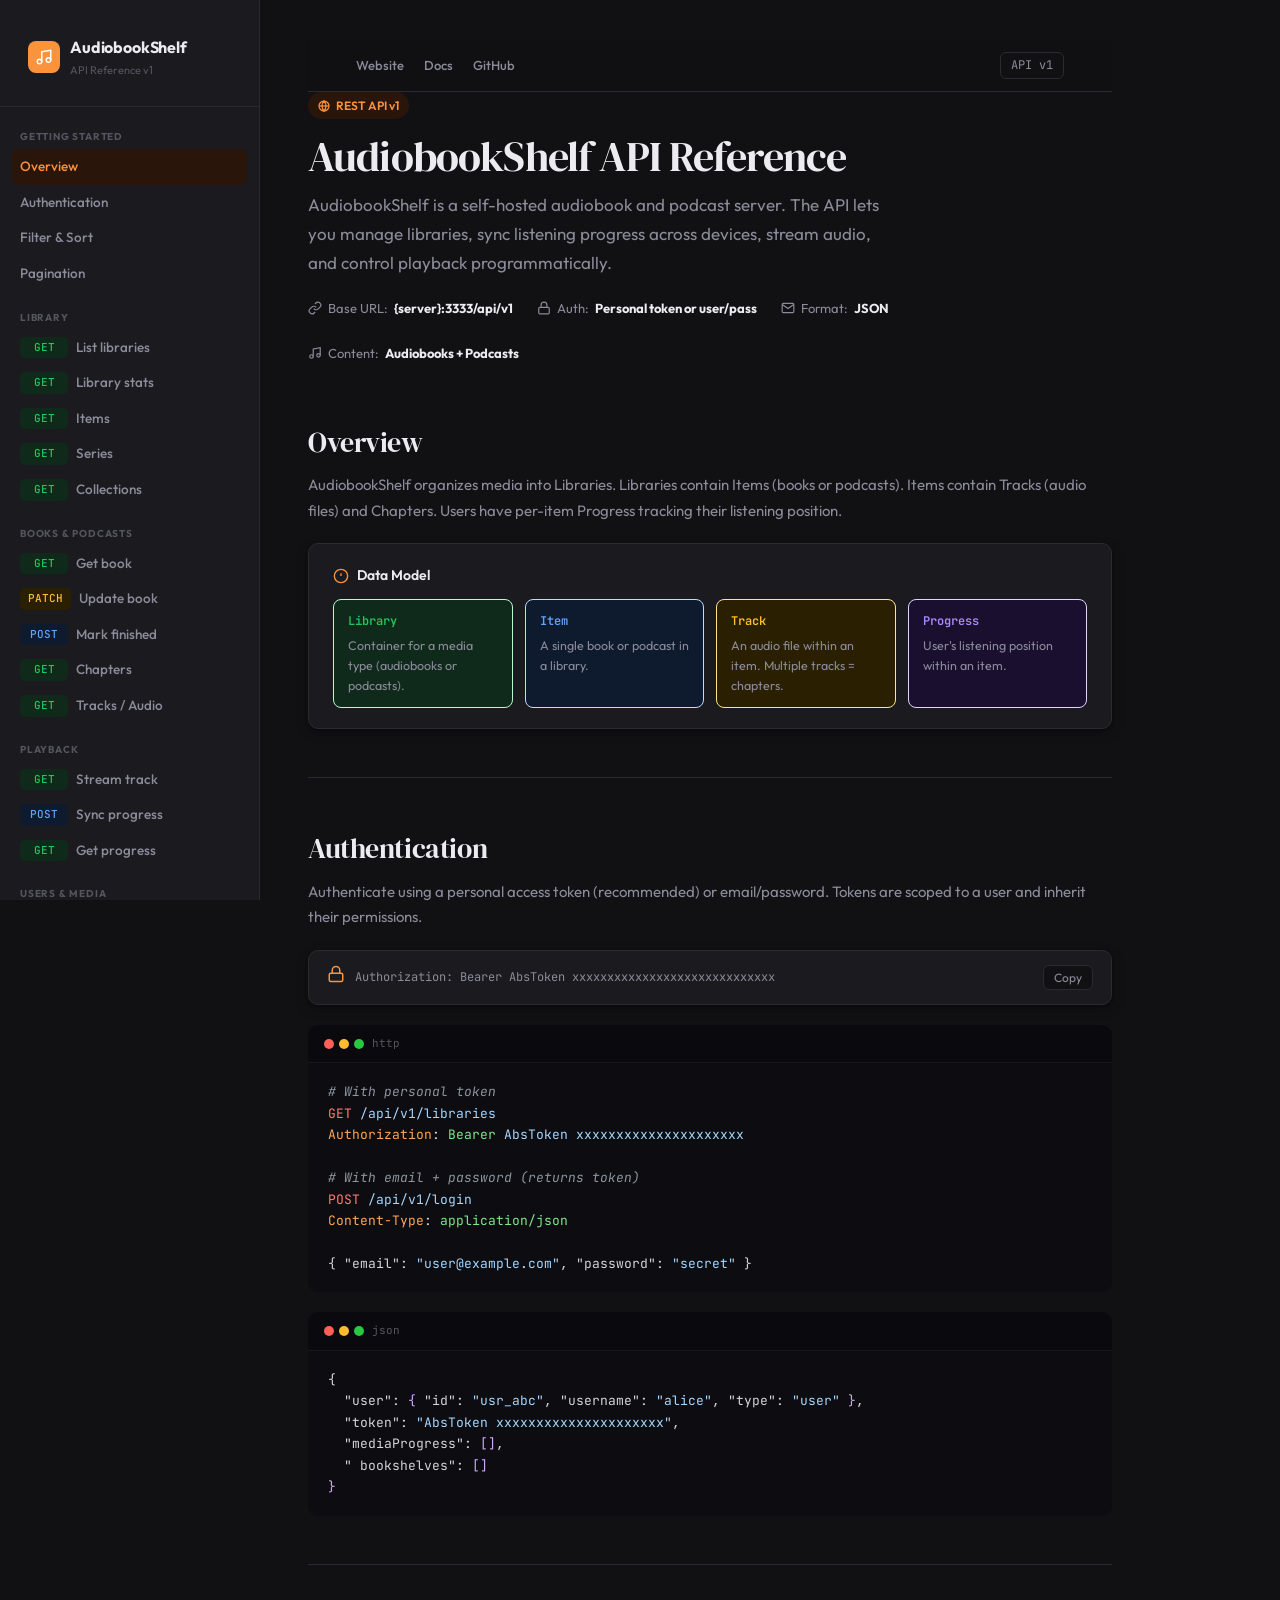
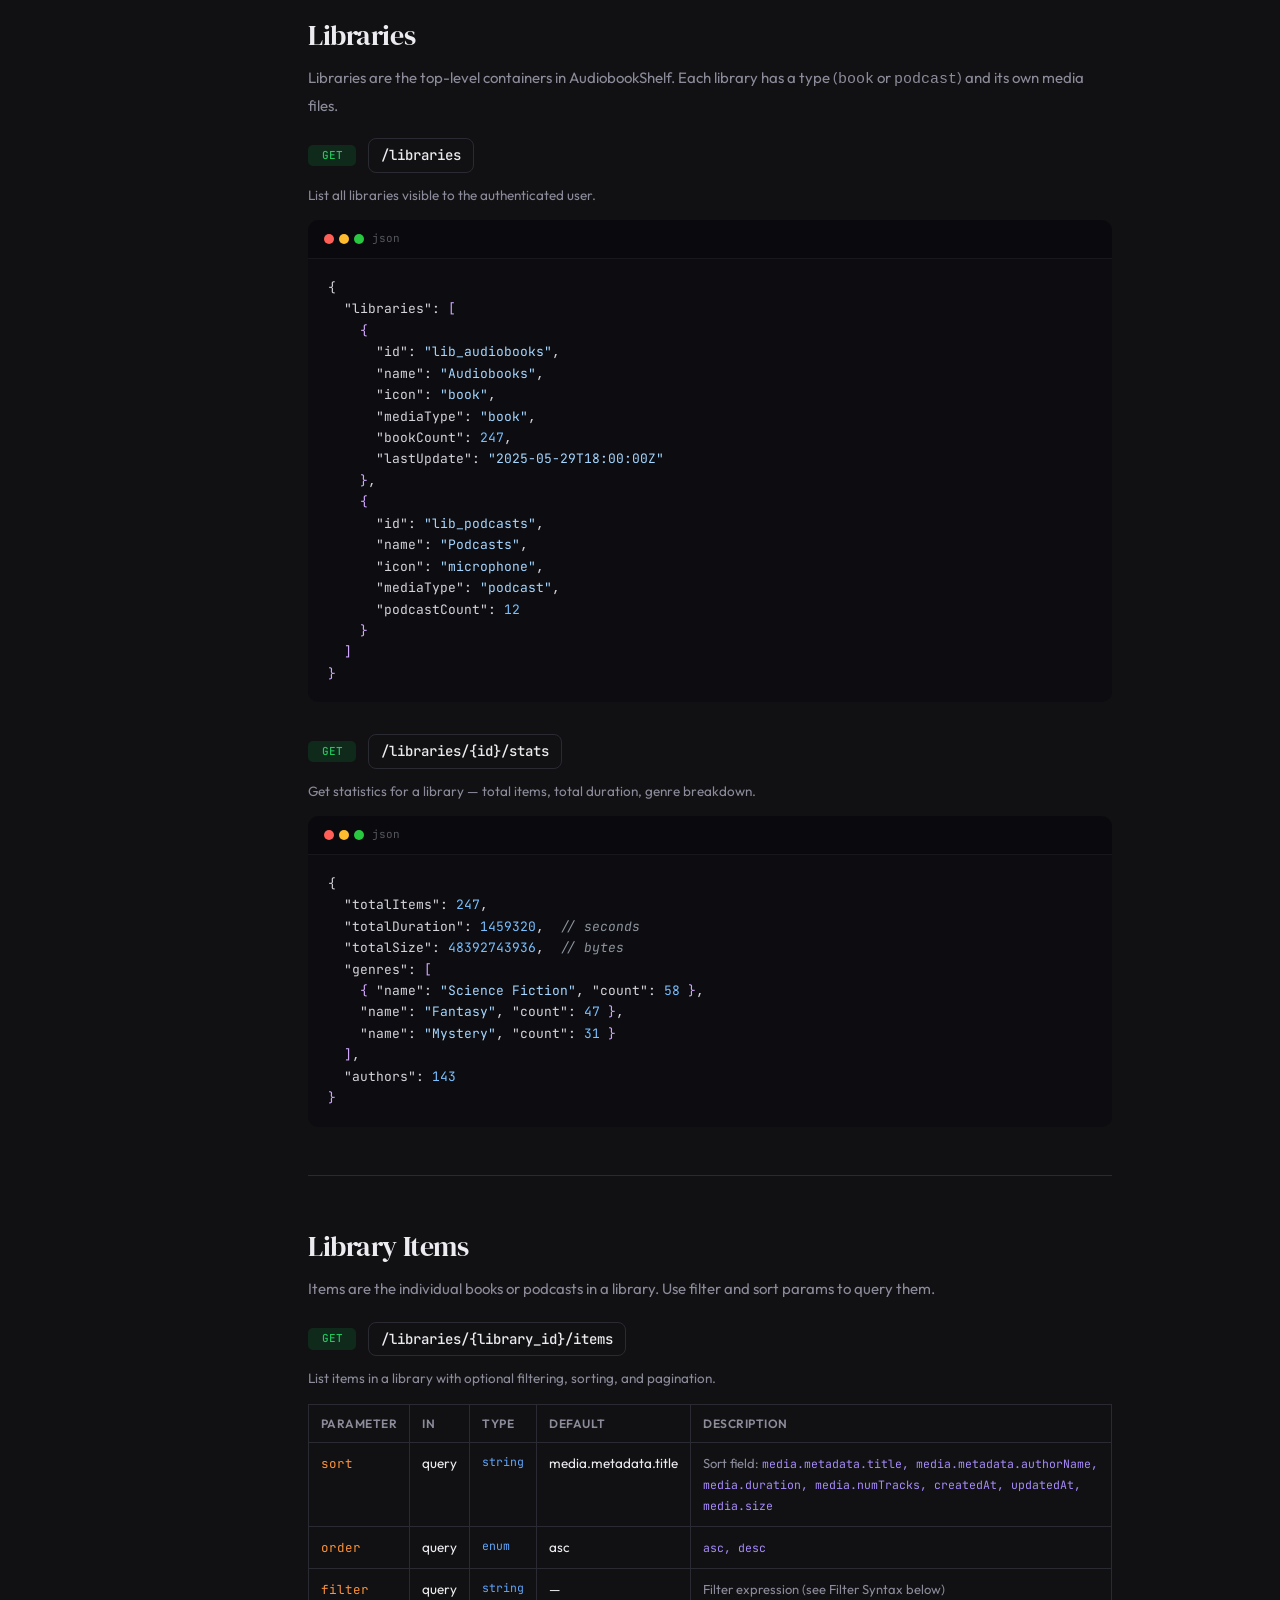
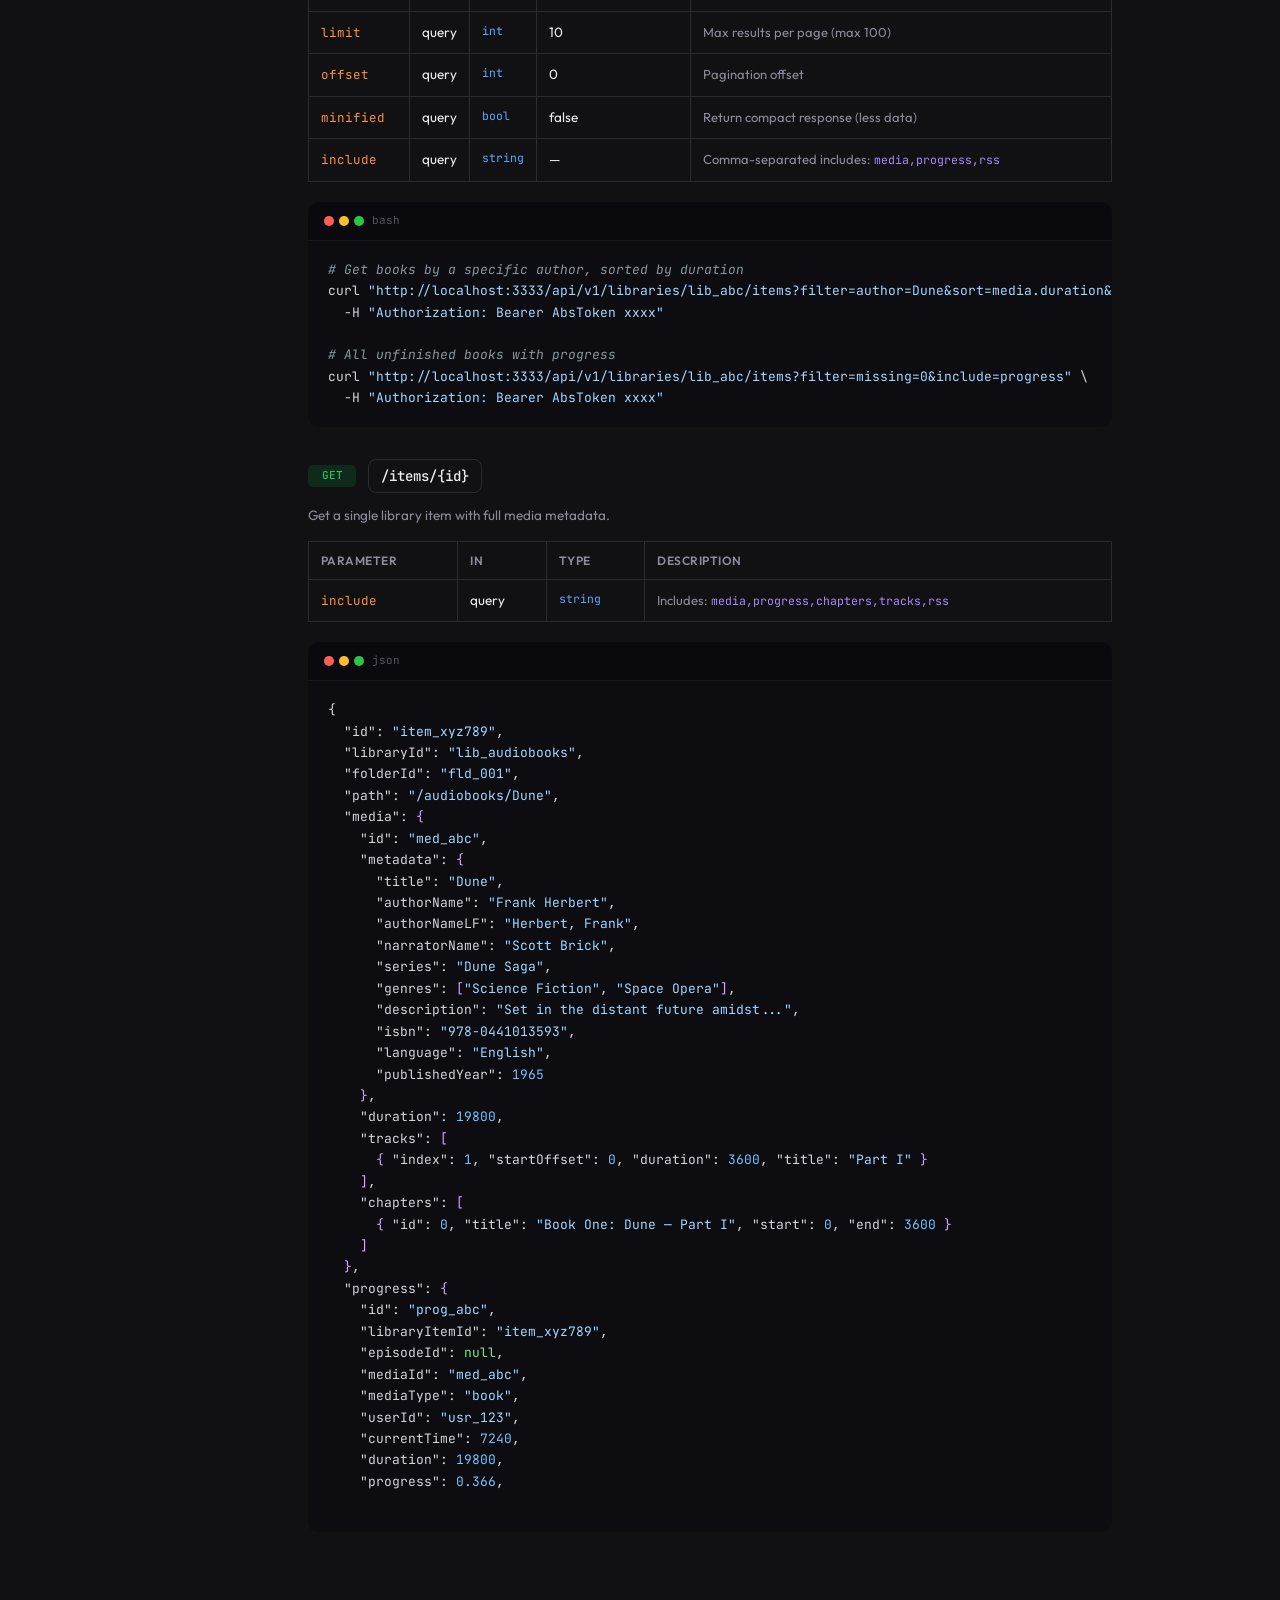
<file: docs/audiobookshelf-api.html>
<!DOCTYPE html>
<html lang="en" data-theme="dark">
<head>
<meta charset="UTF-8">
<meta name="viewport" content="width=device-width, initial-scale=1.0">
<title>AudiobookShelf API Reference</title>
<link href="https://fonts.googleapis.com/css2?family=DM+Serif+Display&family=Outfit:wght@400;500;600;700&family=JetBrains+Mono:wght@400;500&display=swap" rel="stylesheet">
<style>
:root {
  --bg: #f8f7f4; --surface: #ffffff; --border: #e8e4db; --text-primary: #14171e; --text-secondary: #5a6070; --text-muted: #9ba3b4;
  --accent: #c2410c; --accent-light: #fff7ed; --accent-mid: #fed7aa;
  --green: #16a34a; --green-light: #f0fdf4; --blue: #2563eb; --blue-light: #eff6ff; --amber: #d97706; --amber-light: #fffbeb; --red: #dc2626; --red-light: #fef2f2; --purple: #7c3aed; --purple-light: #f5f3ff;
  --mono-bg: #f3f2ee; --radius: 10px; --shadow: 0 1px 3px rgba(0,0,0,0.05), 0 4px 12px rgba(0,0,0,0.04); --shadow-lg: 0 4px 16px rgba(0,0,0,0.08);
  --code-bg: #1c1c1e; --code-text: #e2e2e5; --scrollbar-thumb: #d0cdc8;
}
[data-theme="dark"] {
  --bg: #111114; --surface: #1a1a1f; --border: #2a2a32; --text-primary: #ececf0; --text-secondary: #8b8b9a; --text-muted: #55555f;
  --accent: #fb923c; --accent-light: #2a150a; --accent-mid: #4a2510;
  --green: #22c55e; --green-light: #0f2a1a; --blue: #60a5fa; --blue-light: #0e1a2e; --amber: #fbbf24; --amber-light: #2a1f00; --red: #ef4444; --red-light: #2a0f0f; --purple: #a78bfa; --purple-light: #1a0f2e;
  --mono-bg: #14141a; --shadow: 0 1px 3px rgba(0,0,0,0.3), 0 4px 12px rgba(0,0,0,0.25); --shadow-lg: 0 4px 16px rgba(0,0,0,0.35);
  --code-bg: #0d0d11; --code-text: #d4d4dc; --scrollbar-thumb: #3a3a44;
}
* { margin: 0; padding: 0; box-sizing: border-box; }
body { font-family: 'Outfit', sans-serif; background: var(--bg); color: var(--text-primary); font-size: 15px; line-height: 1.6; -webkit-font-smoothing: antialiased; }
::selection { background: var(--accent-mid); color: var(--text-primary); }
::-webkit-scrollbar { width: 6px; height: 6px; }
::-webkit-scrollbar-track { background: transparent; }
::-webkit-scrollbar-thumb { background: var(--scrollbar-thumb); border-radius: 3px; }

.layout { display: grid; grid-template-columns: 260px 1fr; min-height: 100vh; }
.sidebar { position: sticky; top: 0; height: 100vh; overflow-y: auto; background: var(--surface); border-right: 1px solid var(--border); padding: 28px 0; display: flex; flex-direction: column; gap: 4px; }
.sidebar-logo { padding: 0 20px 20px; border-bottom: 1px solid var(--border); margin-bottom: 8px; }
.sidebar-logo .logo-mark { display: flex; align-items: center; gap: 10px; text-decoration: none; color: var(--text-primary); }
.sidebar-logo .logo-icon { width: 32px; height: 32px; background: var(--accent); border-radius: 8px; display: flex; align-items: center; justify-content: center; flex-shrink: 0; }
.sidebar-logo .logo-icon svg { color: white; }
.sidebar-logo .logo-text { font-size: 16px; font-weight: 700; letter-spacing: -0.01em; }
.sidebar-logo .logo-sub { font-size: 11px; color: var(--text-muted); font-weight: 400; margin-top: 1px; }
.sidebar-section { padding: 0 12px; margin-bottom: 4px; }
.sidebar-section-label { font-size: 10px; font-weight: 700; text-transform: uppercase; letter-spacing: 0.08em; color: var(--text-muted); padding: 10px 8px 4px; }
.sidebar a { display: flex; align-items: center; gap: 8px; padding: 7px 8px; border-radius: 7px; text-decoration: none; color: var(--text-secondary); font-size: 13.5px; font-weight: 500; transition: all 0.15s; }
.sidebar a:hover { background: var(--bg); color: var(--text-primary); }
.sidebar a.active { background: var(--accent-light); color: var(--accent); }
[data-theme="dark"] .sidebar a:hover { background: rgba(255,255,255,0.05); }
[data-theme="dark"] .sidebar a.active { background: var(--accent-light); color: var(--accent); }

.method-badge { font-family: 'JetBrains Mono', monospace; font-size: 11px; font-weight: 500; padding: 2px 8px; border-radius: 5px; display: inline-block; min-width: 48px; text-align: center; }
.badge-GET { background: var(--green-light); color: var(--green); }
.badge-POST { background: var(--blue-light); color: var(--blue); }
.badge-PATCH { background: var(--amber-light); color: var(--amber); }
.badge-DELETE { background: var(--red-light); color: var(--red); }

.main { padding: 40px 48px 80px; max-width: 900px; }
.hero { margin-bottom: 48px; }
.hero-eyebrow { display: inline-flex; align-items: center; gap: 6px; font-size: 12px; font-weight: 600; color: var(--accent); background: var(--accent-light); padding: 4px 10px; border-radius: 20px; margin-bottom: 14px; }
.hero h1 { font-family: 'DM Serif Display', serif; font-size: 42px; font-weight: 400; letter-spacing: -0.02em; line-height: 1.1; margin-bottom: 12px; }
.hero p { font-size: 17px; color: var(--text-secondary); max-width: 580px; line-height: 1.7; }
.hero-meta { display: flex; gap: 24px; margin-top: 20px; flex-wrap: wrap; }
.hero-meta-item { display: flex; align-items: center; gap: 6px; font-size: 13px; color: var(--text-secondary); }
.hero-meta-item strong { color: var(--text-primary); }

.section { margin-bottom: 48px; }
.section h2 { font-family: 'DM Serif Display', serif; font-size: 28px; font-weight: 400; letter-spacing: -0.015em; margin-bottom: 8px; padding-top: 8px; }
.section-intro { font-size: 15px; color: var(--text-secondary); margin-bottom: 20px; line-height: 1.7; }

.info-card { background: var(--surface); border: 1px solid var(--border); border-radius: var(--radius); padding: 20px 24px; margin-bottom: 20px; box-shadow: var(--shadow); }
.info-card h3 { font-size: 14px; font-weight: 600; margin-bottom: 12px; display: flex; align-items: center; gap: 8px; }
[data-theme="dark"] .info-card h3 svg { color: var(--accent); }

.code-block { background: var(--code-bg); border-radius: var(--radius); overflow: hidden; margin-bottom: 20px; }
.code-block .code-header { display: flex; align-items: center; justify-content: space-between; padding: 10px 16px; background: rgba(0,0,0,0.2); border-bottom: 1px solid rgba(255,255,255,0.06); }
.code-header-left { display: flex; align-items: center; gap: 8px; }
.code-dots { display: flex; gap: 5px; }
.code-dots span { width: 10px; height: 10px; border-radius: 50%; }
.code-dots span:nth-child(1) { background: #ff5f57; }
.code-dots span:nth-child(2) { background: #febc2e; }
.code-dots span:nth-child(3) { background: #28c840; }
.code-lang { font-family: 'JetBrains Mono', monospace; font-size: 11px; color: var(--text-muted); }
.code-block pre { padding: 18px 20px; overflow-x: auto; font-family: 'JetBrains Mono', monospace; font-size: 13px; line-height: 1.65; color: var(--code-text); margin: 0; }
.code-block pre .k { color: #ff7b72; }
.code-block pre .s { color: #a5d6ff; }
.code-block pre .c { color: #8b949e; font-style: italic; }
.code-block pre .n { color: #79c0ff; }
.code-block pre .p { color: #d2a8ff; }
.code-block pre .b { color: #ffa657; }
.code-block pre .t { color: #7ee787; }

.schema-table { width: 100%; border-collapse: collapse; margin-bottom: 20px; font-size: 13.5px; }
.schema-table th { text-align: left; padding: 9px 12px; background: var(--bg); border: 1px solid var(--border); font-weight: 600; font-size: 12px; color: var(--text-secondary); text-transform: uppercase; letter-spacing: 0.04em; }
.schema-table td { padding: 10px 12px; border: 1px solid var(--border); vertical-align: top; }
.schema-table tr:nth-child(even) td { background: var(--bg); }
.schema-table .field-name { font-family: 'JetBrains Mono', monospace; font-size: 12.5px; color: var(--accent); white-space: nowrap; }
.schema-table .field-type { font-family: 'JetBrains Mono', monospace; font-size: 11.5px; color: var(--blue); white-space: nowrap; }
.schema-table .field-required { font-size: 10px; font-weight: 600; color: var(--red); text-transform: uppercase; letter-spacing: 0.04em; white-space: nowrap; }
.schema-table .field-desc { color: var(--text-secondary); font-size: 13px; }
.schema-table .field-enum { font-family: 'JetBrains Mono', monospace; font-size: 11.5px; color: var(--purple); }

.endpoint { margin-bottom: 32px; }
.endpoint-header { display: flex; align-items: center; gap: 12px; margin-bottom: 12px; flex-wrap: wrap; }
.endpoint-path { font-family: 'JetBrains Mono', monospace; font-size: 14px; font-weight: 500; color: var(--text-primary); background: var(--bg); border: 1px solid var(--border); padding: 5px 12px; border-radius: 8px; }
.endpoint-title { font-size: 15px; font-weight: 600; color: var(--text-primary); }
.endpoint-desc { font-size: 13.5px; color: var(--text-secondary); margin-bottom: 14px; line-height: 1.6; }

.divider { height: 1px; background: var(--border); margin: 40px 0; }

.token-block { display: flex; align-items: center; gap: 10px; background: var(--surface); border: 1px solid var(--border); border-radius: var(--radius); padding: 14px 18px; margin-bottom: 20px; font-size: 13px; box-shadow: var(--shadow); }
.token-block .token-icon { color: var(--accent); flex-shrink: 0; }
.token-block .token-text { font-family: 'JetBrains Mono', monospace; font-size: 12px; color: var(--text-secondary); flex: 1; word-break: break-all; }
.token-block .token-copy { background: var(--bg); border: 1px solid var(--border); border-radius: 6px; padding: 4px 10px; font-size: 12px; font-family: 'Outfit', sans-serif; cursor: pointer; color: var(--text-secondary); transition: all 0.15s; flex-shrink: 0; }

.topbar { position: sticky; top: 0; z-index: 10; background: rgba(248,247,244,0.88); backdrop-filter: blur(12px); border-bottom: 1px solid var(--border); padding: 0 48px; height: 52px; display: flex; align-items: center; justify-content: space-between; }
[data-theme="dark"] .topbar { background: rgba(17,17,20,0.88); }
.topbar-links { display: flex; gap: 20px; }
.topbar-links a { font-size: 13px; font-weight: 500; color: var(--text-secondary); text-decoration: none; transition: color 0.15s; }
.topbar-links a:hover { color: var(--text-primary); }
.topbar-version { font-family: 'JetBrains Mono', monospace; font-size: 12px; background: var(--bg); border: 1px solid var(--border); padding: 3px 10px; border-radius: 6px; color: var(--text-secondary); }

.mobile-header { display: none; background: var(--surface); border-bottom: 1px solid var(--border); padding: 16px 20px; position: sticky; top: 0; z-index: 10; }

@media (max-width: 768px) {
  .layout { grid-template-columns: 1fr; }
  .sidebar { display: none; }
  .mobile-header { display: flex; align-items: center; justify-content: space-between; }
  .main { padding: 24px 20px 60px; }
  .hero h1 { font-size: 30px; }
  .topbar { padding: 0 20px; }
  .schema-table { font-size: 12px; }
}
</style>
</head>
<body>

<div class="mobile-header">
  <span class="logo-text">AudiobookShelf API</span>
  <span class="method-badge badge-GET">v1</span>
</div>

<div class="layout">
<nav class="sidebar">
  <div class="sidebar-logo">
    <a href="#" class="logo-mark">
      <div class="logo-icon">
        <svg width="18" height="18" viewBox="0 0 24 24" fill="none" stroke="currentColor" stroke-width="2" stroke-linecap="round" stroke-linejoin="round"><path d="M9 18V5l12-2v13"></path><circle cx="6" cy="18" r="3"></circle><circle cx="18" cy="16" r="3"></circle></svg>
      </div>
      <div>
        <div class="logo-text">AudiobookShelf</div>
        <div class="logo-sub">API Reference v1</div>
      </div>
    </a>
  </div>
  <div class="sidebar-section">
    <div class="sidebar-section-label">Getting Started</div>
    <a href="#overview" class="active">Overview</a>
    <a href="#authentication">Authentication</a>
    <a href="#filters">Filter &amp; Sort</a>
    <a href="#pagination">Pagination</a>
  </div>
  <div class="sidebar-section">
    <div class="sidebar-section-label">Library</div>
    <a href="#libraries"><span class="method-badge badge-GET">GET</span> List libraries</a>
    <a href="#library-stats"><span class="method-badge badge-GET">GET</span> Library stats</a>
    <a href="#library-items"><span class="method-badge badge-GET">GET</span> Items</a>
    <a href="#series"><span class="method-badge badge-GET">GET</span> Series</a>
    <a href="#collections"><span class="method-badge badge-GET">GET</span> Collections</a>
  </div>
  <div class="sidebar-section">
    <div class="sidebar-section-label">Books &amp; Podcasts</div>
    <a href="#get-book"><span class="method-badge badge-GET">GET</span> Get book</a>
    <a href="#update-book"><span class="method-badge badge-PATCH">PATCH</span> Update book</a>
    <a href="#mark-finished"><span class="method-badge badge-POST">POST</span> Mark finished</a>
    <a href="#get-chapters"><span class="method-badge badge-GET">GET</span> Chapters</a>
    <a href="#get-tracks"><span class="method-badge badge-GET">GET</span> Tracks / Audio</a>
  </div>
  <div class="sidebar-section">
    <div class="sidebar-section-label">Playback</div>
    <a href="#get-stream"><span class="method-badge badge-GET">GET</span> Stream track</a>
    <a href="#sync-progress"><span class="method-badge badge-POST">POST</span> Sync progress</a>
    <a href="#get-progress"><span class="method-badge badge-GET">GET</span> Get progress</a>
  </div>
  <div class="sidebar-section">
    <div class="sidebar-section-label">Users &amp; Media</div>
    <a href="#users"><span class="method-badge badge-GET">GET</span> List users</a>
    <a href="#me"><span class="method-badge badge-GET">GET</span> Me</a>
    <a href="#upload-cover"><span class="method-badge badge-POST">POST</span> Upload cover</a>
    <a href="#search"><span class="method-badge badge-GET">GET</span> Search</a>
  </div>
  <div class="sidebar-section">
    <div class="sidebar-section-label">Media</div>
    <a href="#podcasts"><span class="method-badge badge-GET">GET</span> Podcasts</a>
    <a href="#episodes"><span class="method-badge badge-GET">GET</span> Episodes</a>
    <a href="#feeds">Podcast RSS Feeds</a>
  </div>
</nav>

<main class="main">
<div class="topbar">
  <div class="topbar-links">
    <a href="https://audiobookshelf.org" target="_blank">Website</a>
    <a href="https://www.audiobookshelf.org/guides/api" target="_blank">Docs</a>
    <a href="https://github.com/advplyr/audiobookshelf" target="_blank">GitHub</a>
  </div>
  <span class="topbar-version">API v1</span>
</div>

<div class="content-wrap">

<div class="hero">
  <div class="hero-eyebrow">
    <svg width="12" height="12" viewBox="0 0 24 24" fill="none" stroke="currentColor" stroke-width="2.5"><circle cx="12" cy="12" r="10"></circle><line x1="2" y1="12" x2="22" y2="12"></line><path d="M12 2a15.3 15.3 0 0 1 4 10 15.3 15.3 0 0 1-4 10 15.3 15.3 0 0 1-4-10 15.3 15.3 0 0 1 4-10z"></path></svg>
    REST API v1
  </div>
  <h1>AudiobookShelf API Reference</h1>
  <p>AudiobookShelf is a self-hosted audiobook and podcast server. The API lets you manage libraries, sync listening progress across devices, stream audio, and control playback programmatically.</p>
  <div class="hero-meta">
    <div class="hero-meta-item">
      <svg width="14" height="14" viewBox="0 0 24 24" fill="none" stroke="currentColor" stroke-width="2"><path d="M10 13a5 5 0 0 0 7.54.54l3-3a5 5 0 0 0-7.07-7.07l-1.72 1.71"></path><path d="M14 11a5 5 0 0 0-7.54-.54l-3 3a5 5 0 0 0 7.07 7.07l1.71-1.71"></path></svg>
      Base URL: <strong>{server}:3333/api/v1</strong>
    </div>
    <div class="hero-meta-item">
      <svg width="14" height="14" viewBox="0 0 24 24" fill="none" stroke="currentColor" stroke-width="2"><rect x="3" y="11" width="18" height="11" rx="2" ry="2"></rect><path d="M7 11V7a5 5 0 0 1 10 0v4"></path></svg>
      Auth: <strong>Personal token or user/pass</strong>
    </div>
    <div class="hero-meta-item">
      <svg width="14" height="14" viewBox="0 0 24 24" fill="none" stroke="currentColor" stroke-width="2"><path d="M4 4h16c1.1 0 2 .9 2 2v12c0 1.1-.9 2-2 2H4c-1.1 0-2-.9-2-2V6c0-1.1.9-2 2-2z"></path><polyline points="22,6 12,13 2,6"></polyline></svg>
      Format: <strong>JSON</strong>
    </div>
    <div class="hero-meta-item">
      <svg width="14" height="14" viewBox="0 0 24 24" fill="none" stroke="currentColor" stroke-width="2"><path d="M9 18V5l12-2v13"></path><circle cx="6" cy="18" r="3"></circle><circle cx="18" cy="16" r="3"></circle></svg>
      Content: <strong>Audiobooks + Podcasts</strong>
    </div>
  </div>
</div>

<div class="section" id="overview">
  <h2>Overview</h2>
  <p class="section-intro">AudiobookShelf organizes media into Libraries. Libraries contain Items (books or podcasts). Items contain Tracks (audio files) and Chapters. Users have per-item Progress tracking their listening position.</p>

  <div class="info-card">
    <h3>
      <svg width="16" height="16" viewBox="0 0 24 24" fill="none" stroke="currentColor" stroke-width="2"><circle cx="12" cy="12" r="10"></circle><line x1="12" y1="8" x2="12" y2="12"></line><line x1="12" y1="16" x2="12.01" y2="16"></circle></svg>
      Data Model
    </h3>
    <div style="display:grid; grid-template-columns: repeat(4,1fr); gap: 12px; margin-top: 8px;">
      <div style="background: var(--green-light); border: 1px solid #bbf7d0; border-radius: 8px; padding: 12px 14px;">
        <div style="font-family:'JetBrains Mono',monospace; font-size:12px; color: var(--green); font-weight:600; margin-bottom:4px;">Library</div>
        <div style="font-size:12.5px; color: var(--text-secondary);">Container for a media type (audiobooks or podcasts).</div>
      </div>
      <div style="background: var(--blue-light); border: 1px solid #bfdbfe; border-radius: 8px; padding: 12px 14px;">
        <div style="font-family:'JetBrains Mono',monospace; font-size:12px; color: var(--blue); font-weight:600; margin-bottom:4px;">Item</div>
        <div style="font-size:12.5px; color: var(--text-secondary);">A single book or podcast in a library.</div>
      </div>
      <div style="background: var(--amber-light); border: 1px solid #fde68a; border-radius: 8px; padding: 12px 14px;">
        <div style="font-family:'JetBrains Mono',monospace; font-size:12px; color: var(--amber); font-weight:600; margin-bottom:4px;">Track</div>
        <div style="font-size:12.5px; color: var(--text-secondary);">An audio file within an item. Multiple tracks = chapters.</div>
      </div>
      <div style="background: var(--purple-light); border: 1px solid #ddd6fe; border-radius: 8px; padding: 12px 14px;">
        <div style="font-family:'JetBrains Mono',monospace; font-size:12px; color: var(--purple); font-weight:600; margin-bottom:4px;">Progress</div>
        <div style="font-size:12.5px; color: var(--text-secondary);">User's listening position within an item.</div>
      </div>
    </div>
  </div>
</div>

<div class="divider"></div>

<div class="section" id="authentication">
  <h2>Authentication</h2>
  <p class="section-intro">Authenticate using a personal access token (recommended) or email/password. Tokens are scoped to a user and inherit their permissions.</p>

  <div class="token-block">
    <div class="token-icon">
      <svg width="18" height="18" viewBox="0 0 24 24" fill="none" stroke="currentColor" stroke-width="2"><rect x="3" y="11" width="18" height="11" rx="2" ry="2"></rect><path d="M7 11V7a5 5 0 0 1 10 0v4"></path></svg>
    </div>
    <div class="token-text">Authorization: Bearer AbsToken xxxxxxxxxxxxxxxxxxxxxxxxxxxxx</div>
    <button class="token-copy" onclick="copyToken(this)">Copy</button>
  </div>

  <div class="code-block">
    <div class="code-header"><div class="code-header-left"><div class="code-dots"><span></span><span></span><span></span></div><span class="code-lang">http</span></div></div>
    <pre><span class="c"># With personal token</span>
<span class="k">GET</span> <span class="s">/api/v1/libraries</span>
<span class="b">Authorization</span>: <span class="t">Bearer</span> <span class="s">AbsToken xxxxxxxxxxxxxxxxxxxxx</span>

<span class="c"># With email + password (returns token)</span>
<span class="k">POST</span> <span class="s">/api/v1/login</span>
<span class="b">Content-Type</span>: <span class="t">application/json</span>

{ <span class="key">"email"</span>: <span class="s">"user@example.com"</span>, <span class="key">"password"</span>: <span class="s">"secret"</span> }</pre>
  </div>

  <div class="code-block">
    <div class="code-header"><div class="code-header-left"><div class="code-dots"><span></span><span></span><span></span></div><span class="code-lang">json</span></div></div>
    <pre>{
  <span class="key">"user"</span>: <span class="p">{</span> <span class="key">"id"</span>: <span class="s">"usr_abc"</span>, <span class="key">"username"</span>: <span class="s">"alice"</span>, <span class="key">"type"</span>: <span class="s">"user"</span> <span class="p">}</span>,
  <span class="key">"token"</span>: <span class="s">"AbsToken xxxxxxxxxxxxxxxxxxxxx"</span>,
  <span class="key">"mediaProgress"</span>: <span class="p">[]</span>,
  <span class="key">" bookshelves"</span>: <span class="p">[]</span>
<span class="p">}</span></pre>
  </div>
</div>

<div class="divider"></div>

<div class="section" id="libraries">
  <h2>Libraries</h2>
  <p class="section-intro">Libraries are the top-level containers in AudiobookShelf. Each library has a type (<code>book</code> or <code>podcast</code>) and its own media files.</p>

  <div class="endpoint">
    <div class="endpoint-header">
      <span class="method-badge badge-GET">GET</span>
      <span class="endpoint-path">/libraries</span>
    </div>
    <p class="endpoint-desc">List all libraries visible to the authenticated user.</p>

    <div class="code-block">
      <div class="code-header"><div class="code-header-left"><div class="code-dots"><span></span><span></span><span></span></div><span class="code-lang">json</span></div></div>
      <pre>{
  <span class="key">"libraries"</span>: <span class="p">[</span>
    <span class="p">{</span>
      <span class="key">"id"</span>: <span class="s">"lib_audiobooks"</span>,
      <span class="key">"name"</span>: <span class="s">"Audiobooks"</span>,
      <span class="key">"icon"</span>: <span class="s">"book"</span>,
      <span class="key">"mediaType"</span>: <span class="s">"book"</span>,
      <span class="key">"bookCount"</span>: <span class="n">247</span>,
      <span class="key">"lastUpdate"</span>: <span class="s">"2025-05-29T18:00:00Z"</span>
    <span class="p">}</span>,
    <span class="p">{</span>
      <span class="key">"id"</span>: <span class="s">"lib_podcasts"</span>,
      <span class="key">"name"</span>: <span class="s">"Podcasts"</span>,
      <span class="key">"icon"</span>: <span class="s">"microphone"</span>,
      <span class="key">"mediaType"</span>: <span class="s">"podcast"</span>,
      <span class="key">"podcastCount"</span>: <span class="n">12</span>
    <span class="p">}</span>
  <span class="p">]</span>
<span class="p">}</span></pre>
    </div>
  </div>

  <div class="endpoint" id="library-stats">
    <div class="endpoint-header">
      <span class="method-badge badge-GET">GET</span>
      <span class="endpoint-path">/libraries/{id}/stats</span>
    </div>
    <p class="endpoint-desc">Get statistics for a library — total items, total duration, genre breakdown.</p>

    <div class="code-block">
      <div class="code-header"><div class="code-header-left"><div class="code-dots"><span></span><span></span><span></span></div><span class="code-lang">json</span></div></div>
      <pre>{
  <span class="key">"totalItems"</span>: <span class="n">247</span>,
  <span class="key">"totalDuration"</span>: <span class="n">1459320</span>,  <span class="c">// seconds</span>
  <span class="key">"totalSize"</span>: <span class="n">48392743936</span>,  <span class="c">// bytes</span>
  <span class="key">"genres"</span>: <span class="p">[</span>
    <span class="p">{</span> <span class="key">"name"</span>: <span class="s">"Science Fiction"</span>, <span class="key">"count"</span>: <span class="n">58</span> <span class="p">}</span>,
    <span class="key">"name"</span>: <span class="s">"Fantasy"</span>, <span class="key">"count"</span>: <span class="n">47</span> <span class="p">}</span>,
    <span class="key">"name"</span>: <span class="s">"Mystery"</span>, <span class="key">"count"</span>: <span class="n">31</span> <span class="p">}</span>
  <span class="p">]</span>,
  <span class="key">"authors"</span>: <span class="n">143</span>
<span class="p">}</span></pre>
    </div>
  </div>
</div>

<div class="divider"></div>

<div class="section" id="library-items">
  <h2>Library Items</h2>
  <p class="section-intro">Items are the individual books or podcasts in a library. Use filter and sort params to query them.</p>

  <div class="endpoint">
    <div class="endpoint-header">
      <span class="method-badge badge-GET">GET</span>
      <span class="endpoint-path">/libraries/{library_id}/items</span>
    </div>
    <p class="endpoint-desc">List items in a library with optional filtering, sorting, and pagination.</p>

    <table class="schema-table">
      <thead><tr><th>Parameter</th><th>In</th><th>Type</th><th>Default</th><th>Description</th></tr></thead>
      <tbody>
        <tr><td><span class="field-name">sort</span></td><td>query</td><td class="field-type">string</td><td>media.metadata.title</td><td class="field-desc">Sort field: <span class="field-enum">media.metadata.title, media.metadata.authorName, media.duration, media.numTracks, createdAt, updatedAt, media.size</span></td></tr>
        <tr><td><span class="field-name">order</span></td><td>query</td><td class="field-type">enum</td><td>asc</td><td class="field-desc"><span class="field-enum">asc, desc</span></td></tr>
        <tr><td><span class="field-name">filter</span></td><td>query</td><td class="field-type">string</td><td>—</td><td class="field-desc">Filter expression (see Filter Syntax below)</td></tr>
        <tr><td><span class="field-name">limit</span></td><td>query</td><td class="field-type">int</td><td>10</td><td class="field-desc">Max results per page (max 100)</td></tr>
        <tr><td><span class="field-name">offset</span></td><td>query</td><td class="field-type">int</td><td>0</td><td class="field-desc">Pagination offset</td></tr>
        <tr><td><span class="field-name">minified</span></td><td>query</td><td class="field-type">bool</td><td>false</td><td class="field-desc">Return compact response (less data)</td></tr>
        <tr><td><span class="field-name">include</span></td><td>query</td><td class="field-type">string</td><td>—</td><td class="field-desc">Comma-separated includes: <span class="field-enum">media,progress,rss</span></td></tr>
      </tbody>
    </table>

    <div class="code-block">
      <div class="code-header"><div class="code-header-left"><div class="code-dots"><span></span><span></span><span></span></div><span class="code-lang">bash</span></div></div>
      <pre><span class="c"># Get books by a specific author, sorted by duration</span>
curl <span class="s">"http://localhost:3333/api/v1/libraries/lib_abc/items?filter=author=Dune&amp;sort=media.duration&amp;order=desc"</span> \
  -H <span class="s">"Authorization: Bearer AbsToken xxxx"</span>

<span class="c"># All unfinished books with progress</span>
curl <span class="s">"http://localhost:3333/api/v1/libraries/lib_abc/items?filter=missing=0&amp;include=progress"</span> \
  -H <span class="s">"Authorization: Bearer AbsToken xxxx"</span></pre>
    </div>
  </div>

  <div class="endpoint" id="get-book">
    <div class="endpoint-header">
      <span class="method-badge badge-GET">GET</span>
      <span class="endpoint-path">/items/{id}</span>
    </div>
    <p class="endpoint-desc">Get a single library item with full media metadata.</p>

    <table class="schema-table">
      <thead><tr><th>Parameter</th><th>In</th><th>Type</th><th>Description</th></tr></thead>
      <tbody>
        <tr><td><span class="field-name">include</span></td><td>query</td><td class="field-type">string</td><td class="field-desc">Includes: <span class="field-enum">media,progress,chapters,tracks,rss</span></td></tr>
      </tbody>
    </table>

    <div class="code-block">
      <div class="code-header"><div class="code-header-left"><div class="code-dots"><span></span><span></span><span></span></div><span class="code-lang">json</span></div></div>
      <pre>{
  <span class="key">"id"</span>: <span class="s">"item_xyz789"</span>,
  <span class="key">"libraryId"</span>: <span class="s">"lib_audiobooks"</span>,
  <span class="key">"folderId"</span>: <span class="s">"fld_001"</span>,
  <span class="key">"path"</span>: <span class="s">"/audiobooks/Dune"</span>,
  <span class="key">"media"</span>: <span class="p">{</span>
    <span class="key">"id"</span>: <span class="s">"med_abc"</span>,
    <span class="key">"metadata"</span>: <span class="p">{</span>
      <span class="key">"title"</span>: <span class="s">"Dune"</span>,
      <span class="key">"authorName"</span>: <span class="s">"Frank Herbert"</span>,
      <span class="key">"authorNameLF"</span>: <span class="s">"Herbert, Frank"</span>,
      <span class="key">"narratorName"</span>: <span class="s">"Scott Brick"</span>,
      <span class="key">"series"</span>: <span class="s">"Dune Saga"</span>,
      <span class="key">"genres"</span>: <span class="p">[</span><span class="s">"Science Fiction"</span>, <span class="s">"Space Opera"</span><span class="p">]</span>,
      <span class="key">"description"</span>: <span class="s">"Set in the distant future amidst..."</span>,
      <span class="key">"isbn"</span>: <span class="s">"978-0441013593"</span>,
      <span class="key">"language"</span>: <span class="s">"English"</span>,
      <span class="key">"publishedYear"</span>: <span class="n">1965</span>
    <span class="p">}</span>,
    <span class="key">"duration"</span>: <span class="n">19800</span>,
    <span class="key">"tracks"</span>: <span class="p">[</span>
      <span class="p">{</span> <span class="key">"index"</span>: <span class="n">1</span>, <span class="key">"startOffset"</span>: <span class="n">0</span>, <span class="key">"duration"</span>: <span class="n">3600</span>, <span class="key">"title"</span>: <span class="s">"Part I"</span> <span class="p">}</span>
    <span class="p">]</span>,
    <span class="key">"chapters"</span>: <span class="p">[</span>
      <span class="p">{</span> <span class="key">"id"</span>: <span class="n">0</span>, <span class="key">"title"</span>: <span class="s">"Book One: Dune — Part I"</span>, <span class="key">"start"</span>: <span class="n">0</span>, <span class="key">"end"</span>: <span class="n">3600</span> <span class="p">}</span>
    <span class="p">]</span>
  <span class="p">}</span>,
  <span class="key">"progress"</span>: <span class="p">{</span>
    <span class="key">"id"</span>: <span class="s">"prog_abc"</span>,
    <span class="key">"libraryItemId"</span>: <span class="s">"item_xyz789"</span>,
    <span class="key">"episodeId"</span>: <span class="t">null</span>,
    <span class="key">"mediaId"</span>: <span class="s">"med_abc"</span>,
    <span class="key">"mediaType"</span>: <span class="s">"book"</span>,
    <span class="key">"userId"</span>: <span class="s">"usr_123"</span>,
    <span class="key">"currentTime"</span>: <span class="n">7240</span>,
    <span class="key">"duration"</span>: <span class="n">19800</span>,
    <span class="key">"progress"</span>: <span class="n">0.366</span>,
    <span
</file>
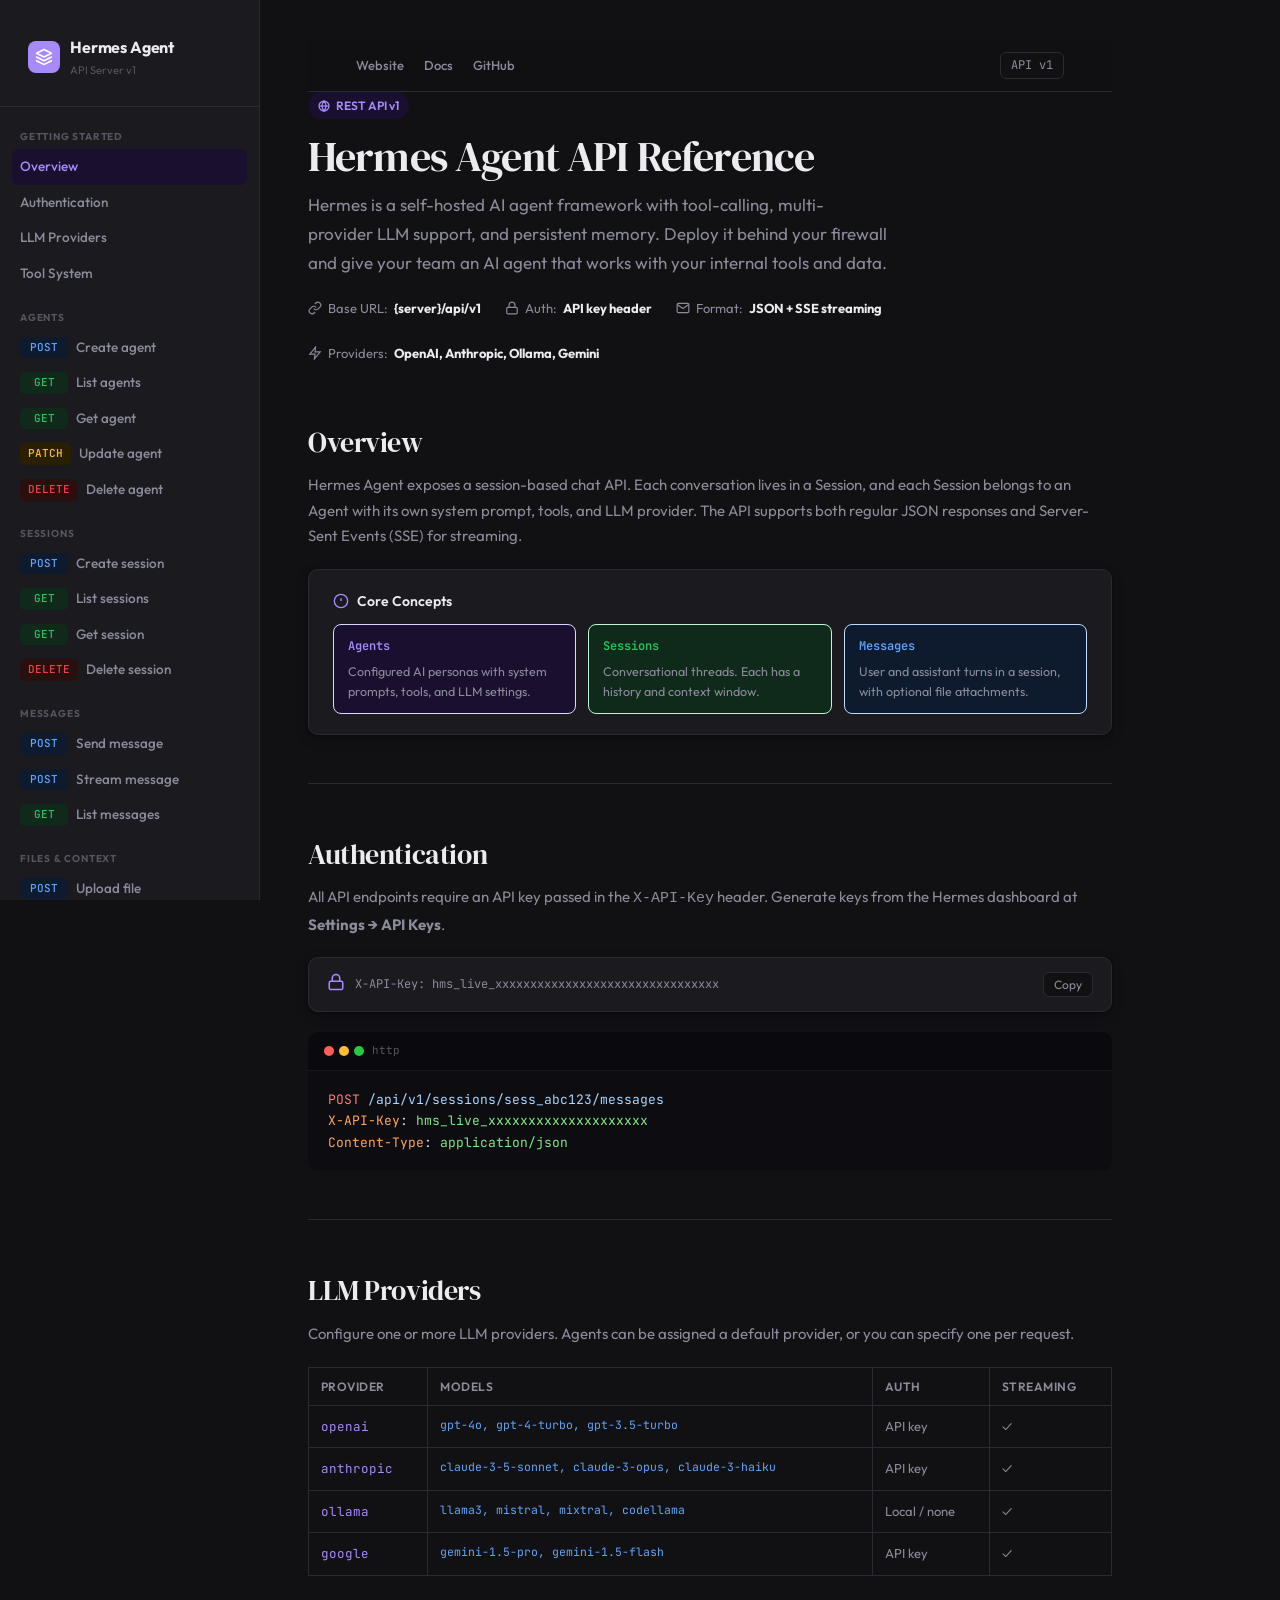
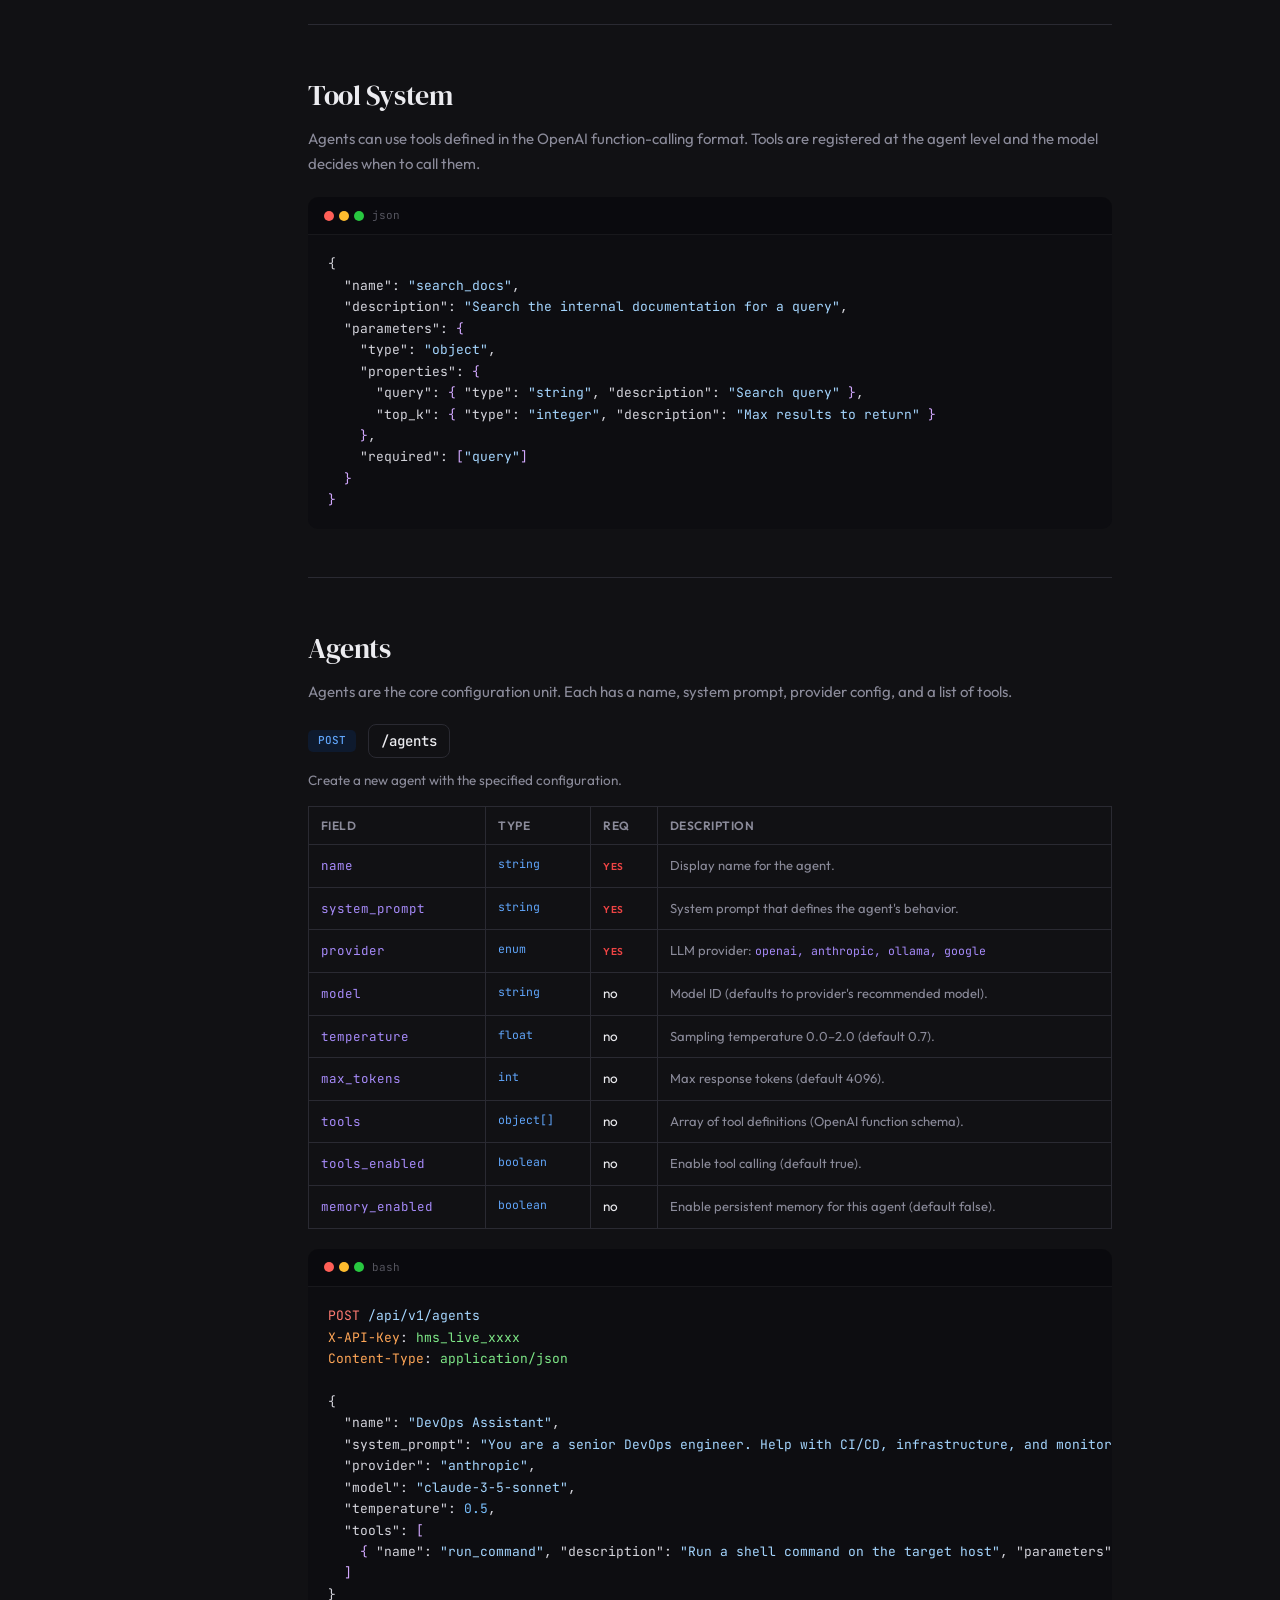
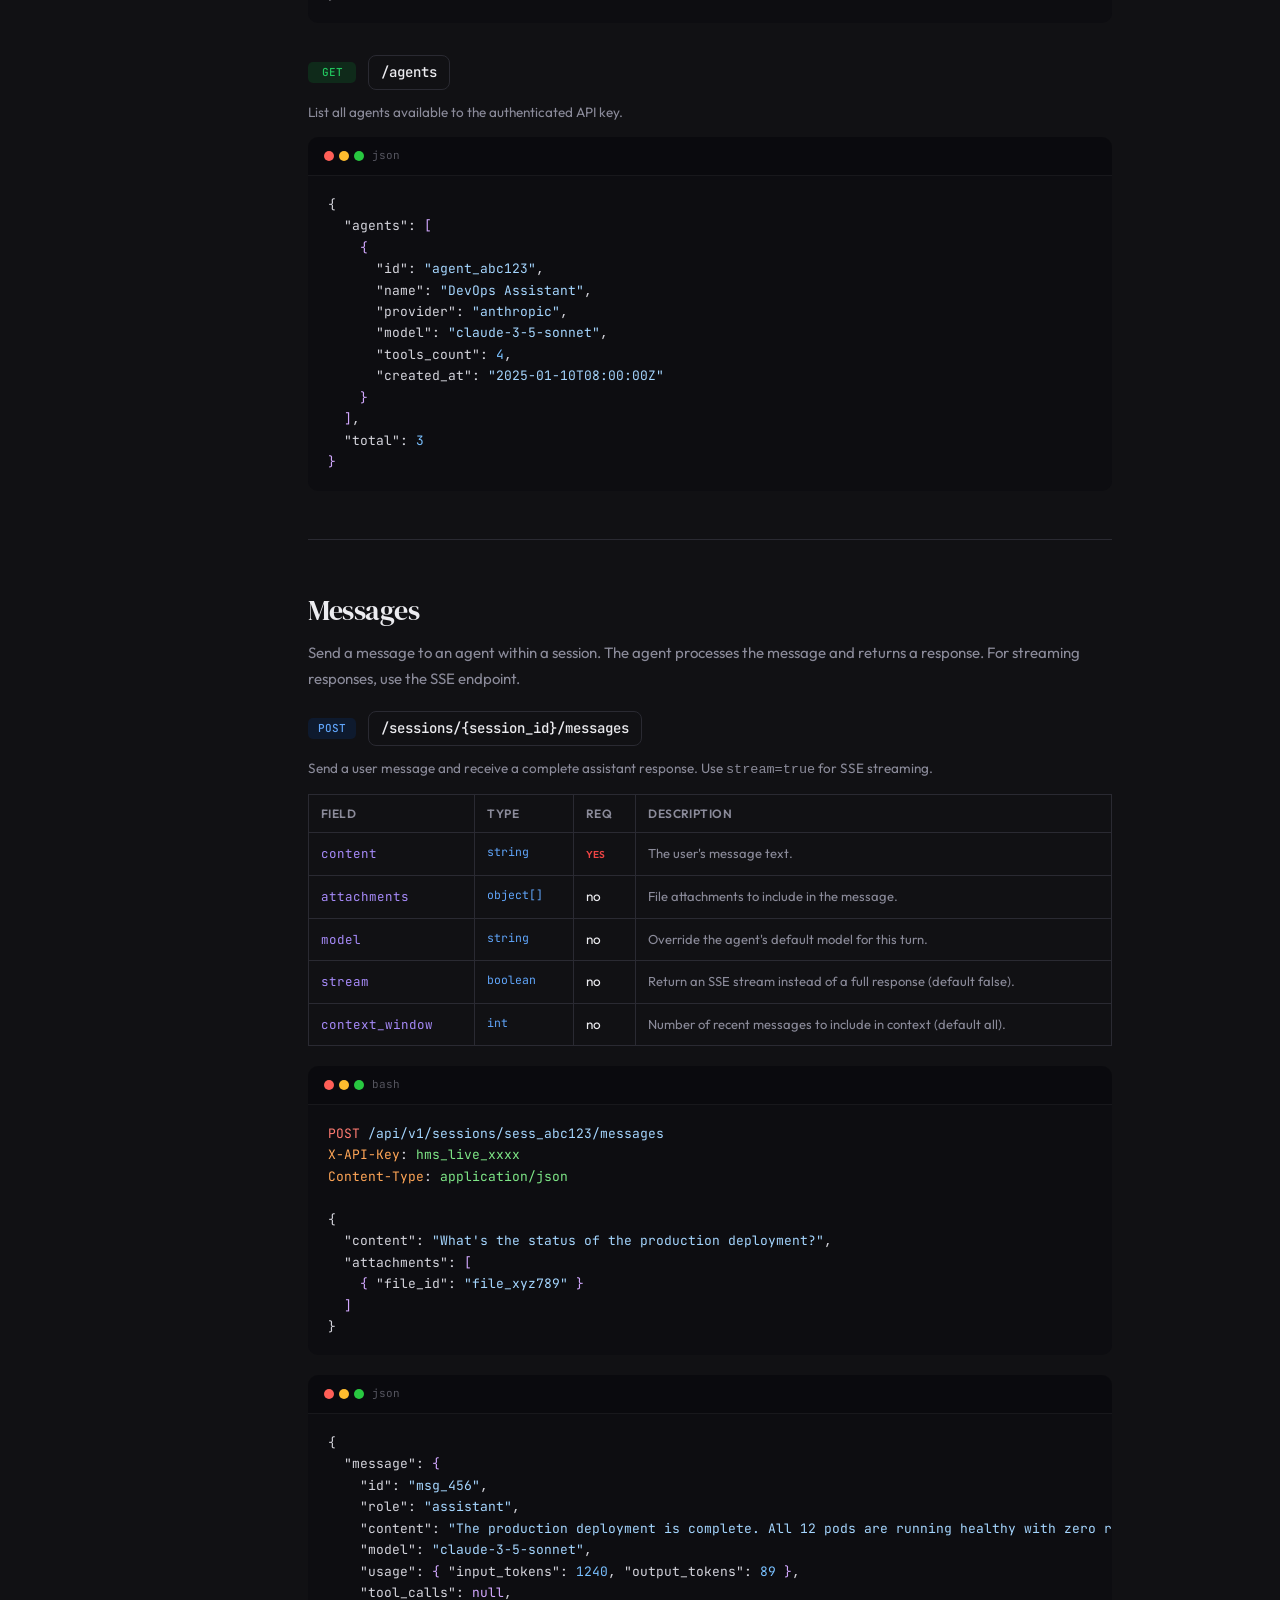
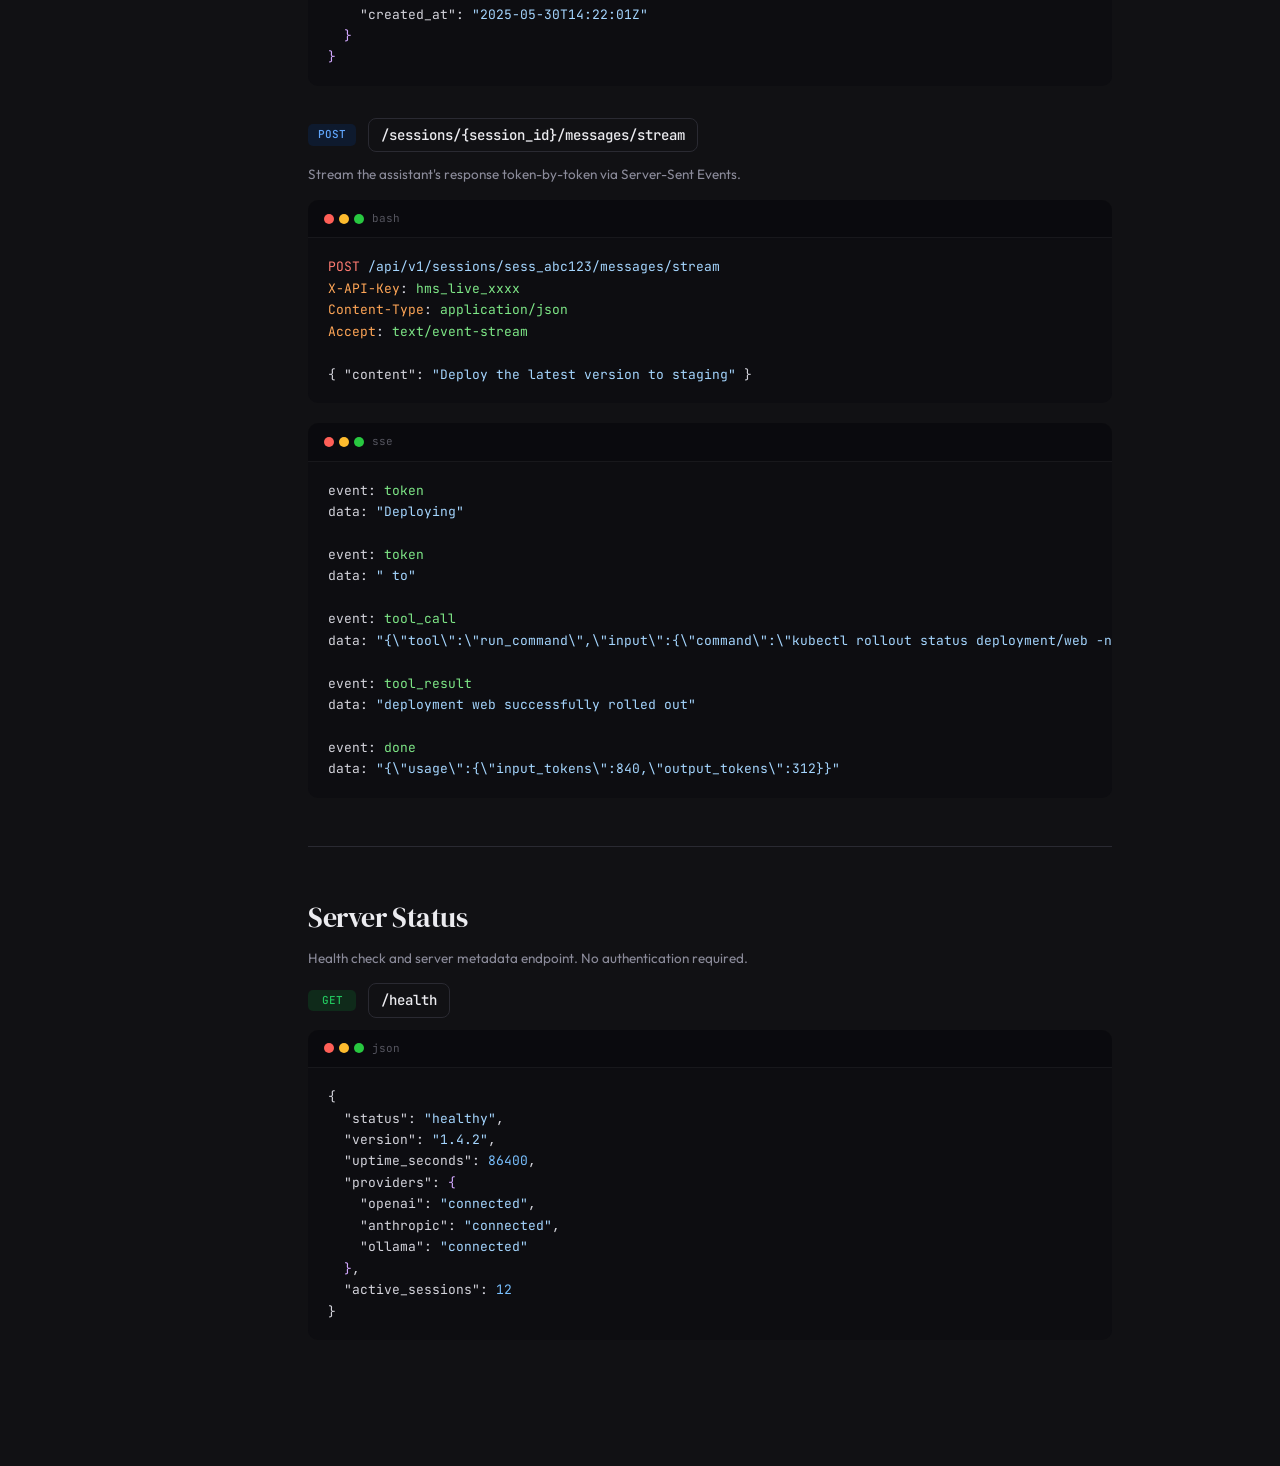
<file: docs/hermes-api.html>
<!DOCTYPE html>
<html lang="en" data-theme="dark">
<head>
<meta charset="UTF-8">
<meta name="viewport" content="width=device-width, initial-scale=1.0">
<title>Hermes Agent API Reference</title>
<link href="https://fonts.googleapis.com/css2?family=DM+Serif+Display&family=Outfit:wght@400;500;600;700&family=JetBrains+Mono:wght@400;500&display=swap" rel="stylesheet">
<style>
:root {
  --bg: #f8f7f4; --surface: #ffffff; --border: #e8e4db; --text-primary: #14171e; --text-secondary: #5a6070; --text-muted: #9ba3b4;
  --accent: #7c3aed; --accent-light: #f5f3ff; --accent-mid: #ddd6fe;
  --green: #16a34a; --green-light: #f0fdf4; --blue: #2563eb; --blue-light: #eff6ff; --amber: #d97706; --amber-light: #fffbeb; --red: #dc2626; --red-light: #fef2f2; --purple: #7c3aed; --purple-light: #f5f3ff;
  --mono-bg: #f3f2ee; --radius: 10px; --shadow: 0 1px 3px rgba(0,0,0,0.05), 0 4px 12px rgba(0,0,0,0.04); --shadow-lg: 0 4px 16px rgba(0,0,0,0.08);
  --code-bg: #1c1c1e; --code-text: #e2e2e5; --scrollbar-thumb: #d0cdc8;
}
[data-theme="dark"] {
  --bg: #111114; --surface: #1a1a1f; --border: #2a2a32; --text-primary: #ececf0; --text-secondary: #8b8b9a; --text-muted: #55555f;
  --accent: #a78bfa; --accent-light: #1a0f2e; --accent-mid: #2e1a5e;
  --green: #22c55e; --green-light: #0f2a1a; --blue: #60a5fa; --blue-light: #0e1a2e; --amber: #fbbf24; --amber-light: #2a1f00; --red: #ef4444; --red-light: #2a0f0f; --purple: #a78bfa; --purple-light: #1a0f2e;
  --mono-bg: #14141a; --shadow: 0 1px 3px rgba(0,0,0,0.3), 0 4px 12px rgba(0,0,0,0.25); --shadow-lg: 0 4px 16px rgba(0,0,0,0.35);
  --code-bg: #0d0d11; --code-text: #d4d4dc; --scrollbar-thumb: #3a3a44;
}
* { margin: 0; padding: 0; box-sizing: border-box; }
body { font-family: 'Outfit', sans-serif; background: var(--bg); color: var(--text-primary); font-size: 15px; line-height: 1.6; -webkit-font-smoothing: antialiased; }
::selection { background: var(--accent-mid); color: var(--text-primary); }
::-webkit-scrollbar { width: 6px; height: 6px; }
::-webkit-scrollbar-track { background: transparent; }
::-webkit-scrollbar-thumb { background: var(--scrollbar-thumb); border-radius: 3px; }

.layout { display: grid; grid-template-columns: 260px 1fr; min-height: 100vh; }
.sidebar { position: sticky; top: 0; height: 100vh; overflow-y: auto; background: var(--surface); border-right: 1px solid var(--border); padding: 28px 0; display: flex; flex-direction: column; gap: 4px; }
.sidebar-logo { padding: 0 20px 20px; border-bottom: 1px solid var(--border); margin-bottom: 8px; }
.sidebar-logo .logo-mark { display: flex; align-items: center; gap: 10px; text-decoration: none; color: var(--text-primary); }
.sidebar-logo .logo-icon { width: 32px; height: 32px; background: var(--accent); border-radius: 8px; display: flex; align-items: center; justify-content: center; flex-shrink: 0; }
.sidebar-logo .logo-icon svg { color: white; }
.sidebar-logo .logo-text { font-size: 16px; font-weight: 700; letter-spacing: -0.01em; }
.sidebar-logo .logo-sub { font-size: 11px; color: var(--text-muted); font-weight: 400; margin-top: 1px; }
.sidebar-section { padding: 0 12px; margin-bottom: 4px; }
.sidebar-section-label { font-size: 10px; font-weight: 700; text-transform: uppercase; letter-spacing: 0.08em; color: var(--text-muted); padding: 10px 8px 4px; }
.sidebar a { display: flex; align-items: center; gap: 8px; padding: 7px 8px; border-radius: 7px; text-decoration: none; color: var(--text-secondary); font-size: 13.5px; font-weight: 500; transition: all 0.15s; }
.sidebar a:hover { background: var(--bg); color: var(--text-primary); }
.sidebar a.active { background: var(--accent-light); color: var(--accent); }
[data-theme="dark"] .sidebar a:hover { background: rgba(255,255,255,0.05); }
[data-theme="dark"] .sidebar a.active { background: var(--accent-light); color: var(--accent); }

.method-badge { font-family: 'JetBrains Mono', monospace; font-size: 11px; font-weight: 500; padding: 2px 8px; border-radius: 5px; display: inline-block; min-width: 48px; text-align: center; }
.badge-GET { background: var(--green-light); color: var(--green); }
.badge-POST { background: var(--blue-light); color: var(--blue); }
.badge-PATCH { background: var(--amber-light); color: var(--amber); }
.badge-DELETE { background: var(--red-light); color: var(--red); }

.main { padding: 40px 48px 80px; max-width: 900px; }
.hero { margin-bottom: 48px; }
.hero-eyebrow { display: inline-flex; align-items: center; gap: 6px; font-size: 12px; font-weight: 600; color: var(--accent); background: var(--accent-light); padding: 4px 10px; border-radius: 20px; margin-bottom: 14px; }
.hero h1 { font-family: 'DM Serif Display', serif; font-size: 42px; font-weight: 400; letter-spacing: -0.02em; line-height: 1.1; margin-bottom: 12px; }
.hero p { font-size: 17px; color: var(--text-secondary); max-width: 580px; line-height: 1.7; }
.hero-meta { display: flex; gap: 24px; margin-top: 20px; flex-wrap: wrap; }
.hero-meta-item { display: flex; align-items: center; gap: 6px; font-size: 13px; color: var(--text-secondary); }
.hero-meta-item strong { color: var(--text-primary); }

.section { margin-bottom: 48px; }
.section h2 { font-family: 'DM Serif Display', serif; font-size: 28px; font-weight: 400; letter-spacing: -0.015em; margin-bottom: 8px; padding-top: 8px; }
.section-intro { font-size: 15px; color: var(--text-secondary); margin-bottom: 20px; line-height: 1.7; }

.info-card { background: var(--surface); border: 1px solid var(--border); border-radius: var(--radius); padding: 20px 24px; margin-bottom: 20px; box-shadow: var(--shadow); }
.info-card h3 { font-size: 14px; font-weight: 600; margin-bottom: 12px; display: flex; align-items: center; gap: 8px; }
[data-theme="dark"] .info-card h3 svg { color: var(--accent); }

.code-block { background: var(--code-bg); border-radius: var(--radius); overflow: hidden; margin-bottom: 20px; }
.code-block .code-header { display: flex; align-items: center; justify-content: space-between; padding: 10px 16px; background: rgba(0,0,0,0.2); border-bottom: 1px solid rgba(255,255,255,0.06); }
.code-header-left { display: flex; align-items: center; gap: 8px; }
.code-dots { display: flex; gap: 5px; }
.code-dots span { width: 10px; height: 10px; border-radius: 50%; }
.code-dots span:nth-child(1) { background: #ff5f57; }
.code-dots span:nth-child(2) { background: #febc2e; }
.code-dots span:nth-child(3) { background: #28c840; }
.code-lang { font-family: 'JetBrains Mono', monospace; font-size: 11px; color: var(--text-muted); }
.code-block pre { padding: 18px 20px; overflow-x: auto; font-family: 'JetBrains Mono', monospace; font-size: 13px; line-height: 1.65; color: var(--code-text); margin: 0; }
.code-block pre .k { color: #ff7b72; }
.code-block pre .s { color: #a5d6ff; }
.code-block pre .c { color: #8b949e; font-style: italic; }
.code-block pre .n { color: #79c0ff; }
.code-block pre .p { color: #d2a8ff; }
.code-block pre .b { color: #ffa657; }
.code-block pre .t { color: #7ee787; }

.schema-table { width: 100%; border-collapse: collapse; margin-bottom: 20px; font-size: 13.5px; }
.schema-table th { text-align: left; padding: 9px 12px; background: var(--bg); border: 1px solid var(--border); font-weight: 600; font-size: 12px; color: var(--text-secondary); text-transform: uppercase; letter-spacing: 0.04em; }
.schema-table td { padding: 10px 12px; border: 1px solid var(--border); vertical-align: top; }
.schema-table tr:nth-child(even) td { background: var(--bg); }
.schema-table .field-name { font-family: 'JetBrains Mono', monospace; font-size: 12.5px; color: var(--accent); white-space: nowrap; }
.schema-table .field-type { font-family: 'JetBrains Mono', monospace; font-size: 11.5px; color: var(--blue); white-space: nowrap; }
.schema-table .field-required { font-size: 10px; font-weight: 600; color: var(--red); text-transform: uppercase; letter-spacing: 0.04em; white-space: nowrap; }
.schema-table .field-desc { color: var(--text-secondary); font-size: 13px; }
.schema-table .field-enum { font-family: 'JetBrains Mono', monospace; font-size: 11.5px; color: var(--purple); }

.endpoint { margin-bottom: 32px; }
.endpoint-header { display: flex; align-items: center; gap: 12px; margin-bottom: 12px; flex-wrap: wrap; }
.endpoint-path { font-family: 'JetBrains Mono', monospace; font-size: 14px; font-weight: 500; color: var(--text-primary); background: var(--bg); border: 1px solid var(--border); padding: 5px 12px; border-radius: 8px; }
.endpoint-title { font-size: 15px; font-weight: 600; color: var(--text-primary); }
.endpoint-desc { font-size: 13.5px; color: var(--text-secondary); margin-bottom: 14px; line-height: 1.6; }

.divider { height: 1px; background: var(--border); margin: 40px 0; }

.token-block { display: flex; align-items: center; gap: 10px; background: var(--surface); border: 1px solid var(--border); border-radius: var(--radius); padding: 14px 18px; margin-bottom: 20px; font-size: 13px; box-shadow: var(--shadow); }
.token-block .token-icon { color: var(--accent); flex-shrink: 0; }
.token-block .token-text { font-family: 'JetBrains Mono', monospace; font-size: 12px; color: var(--text-secondary); flex: 1; word-break: break-all; }
.token-block .token-copy { background: var(--bg); border: 1px solid var(--border); border-radius: 6px; padding: 4px 10px; font-size: 12px; font-family: 'Outfit', sans-serif; cursor: pointer; color: var(--text-secondary); transition: all 0.15s; flex-shrink: 0; }

.topbar { position: sticky; top: 0; z-index: 10; background: rgba(248,247,244,0.88); backdrop-filter: blur(12px); border-bottom: 1px solid var(--border); padding: 0 48px; height: 52px; display: flex; align-items: center; justify-content: space-between; }
[data-theme="dark"] .topbar { background: rgba(17,17,20,0.88); }
.topbar-links { display: flex; gap: 20px; }
.topbar-links a { font-size: 13px; font-weight: 500; color: var(--text-secondary); text-decoration: none; transition: color 0.15s; }
.topbar-links a:hover { color: var(--text-primary); }
.topbar-version { font-family: 'JetBrains Mono', monospace; font-size: 12px; background: var(--bg); border: 1px solid var(--border); padding: 3px 10px; border-radius: 6px; color: var(--text-secondary); }

.theme-btn { width: 34px; height: 34px; border-radius: 8px; border: 1px solid var(--border); background: var(--bg); color: var(--text-secondary); cursor: pointer; display: flex; align-items: center; justify-content: center; transition: all 0.2s; flex-shrink: 0; }
.icon-sun { display: block; }
.icon-moon { display: none; }
[data-theme="dark"] .icon-sun { display: none; }
[data-theme="dark"] .icon-moon { display: block; }

.mobile-header { display: none; background: var(--surface); border-bottom: 1px solid var(--border); padding: 16px 20px; position: sticky; top: 0; z-index: 10; }

@media (max-width: 768px) {
  .layout { grid-template-columns: 1fr; }
  .sidebar { display: none; }
  .mobile-header { display: flex; align-items: center; justify-content: space-between; }
  .main { padding: 24px 20px 60px; }
  .hero h1 { font-size: 30px; }
  .topbar { padding: 0 20px; }
  .schema-table { font-size: 12px; }
}
</style>
</head>
<body>

<div class="mobile-header">
  <span class="logo-text">Hermes Agent API</span>
  <span class="method-badge badge-GET">v1</span>
</div>

<div class="layout">
<nav class="sidebar">
  <div class="sidebar-logo">
    <a href="#" class="logo-mark">
      <div class="logo-icon">
        <svg width="18" height="18" viewBox="0 0 24 24" fill="none" stroke="currentColor" stroke-width="2" stroke-linecap="round" stroke-linejoin="round"><path d="M12 2L2 7l10 5 10-5-10-5z"></path><path d="M2 17l10 5 10-5"></path><path d="M2 12l10 5 10-5"></path></svg>
      </div>
      <div>
        <div class="logo-text">Hermes Agent</div>
        <div class="logo-sub">API Server v1</div>
      </div>
    </a>
  </div>
  <div class="sidebar-section">
    <div class="sidebar-section-label">Getting Started</div>
    <a href="#overview" class="active">Overview</a>
    <a href="#authentication">Authentication</a>
    <a href="#providers">LLM Providers</a>
    <a href="#tools">Tool System</a>
  </div>
  <div class="sidebar-section">
    <div class="sidebar-section-label">Agents</div>
    <a href="#create-agent"><span class="method-badge badge-POST">POST</span> Create agent</a>
    <a href="#list-agents"><span class="method-badge badge-GET">GET</span> List agents</a>
    <a href="#get-agent"><span class="method-badge badge-GET">GET</span> Get agent</a>
    <a href="#update-agent"><span class="method-badge badge-PATCH">PATCH</span> Update agent</a>
    <a href="#delete-agent"><span class="method-badge badge-DELETE">DELETE</span> Delete agent</a>
  </div>
  <div class="sidebar-section">
    <div class="sidebar-section-label">Sessions</div>
    <a href="#create-session"><span class="method-badge badge-POST">POST</span> Create session</a>
    <a href="#list-sessions"><span class="method-badge badge-GET">GET</span> List sessions</a>
    <a href="#get-session"><span class="method-badge badge-GET">GET</span> Get session</a>
    <a href="#delete-session"><span class="method-badge badge-DELETE">DELETE</span> Delete session</a>
  </div>
  <div class="sidebar-section">
    <div class="sidebar-section-label">Messages</div>
    <a href="#send-message"><span class="method-badge badge-POST">POST</span> Send message</a>
    <a href="#stream-message"><span class="method-badge badge-POST">POST</span> Stream message</a>
    <a href="#list-messages"><span class="method-badge badge-GET">GET</span> List messages</a>
  </div>
  <div class="sidebar-section">
    <div class="sidebar-section-label">Files & Context</div>
    <a href="#upload-file"><span class="method-badge badge-POST">POST</span> Upload file</a>
    <a href="#get-file"><span class="method-badge badge-GET">GET</span> Get file</a>
    <a href="#create-memory"><span class="method-badge badge-POST">POST</span> Create memory</a>
  </div>
  <div class="sidebar-section">
    <div class="sidebar-section-label">Admin</div>
    <a href="#server-status"><span class="method-badge badge-GET">GET</span> Server status</a>
    <a href="#list-models"><span class="method-badge badge-GET">GET</span> List models</a>
    <a href="#webhooks">Webhooks</a>
  </div>
</nav>

<main class="main">
<div class="topbar">
  <div class="topbar-links">
    <a href="https://hermes-agent.dev" target="_blank">Website</a>
    <a href="https://docs.hermes-agent.dev" target="_blank">Docs</a>
    <a href="https://github.com/hermes-agent/hermes" target="_blank">GitHub</a>
  </div>
  <span class="topbar-version">API v1</span>
</div>

<div class="content-wrap">

<div class="hero">
  <div class="hero-eyebrow">
    <svg width="12" height="12" viewBox="0 0 24 24" fill="none" stroke="currentColor" stroke-width="2.5"><circle cx="12" cy="12" r="10"></circle><line x1="2" y1="12" x2="22" y2="12"></line><path d="M12 2a15.3 15.3 0 0 1 4 10 15.3 15.3 0 0 1-4 10 15.3 15.3 0 0 1-4-10 15.3 15.3 0 0 1 4-10z"></path></svg>
    REST API v1
  </div>
  <h1>Hermes Agent API Reference</h1>
  <p>Hermes is a self-hosted AI agent framework with tool-calling, multi-provider LLM support, and persistent memory. Deploy it behind your firewall and give your team an AI agent that works with your internal tools and data.</p>
  <div class="hero-meta">
    <div class="hero-meta-item">
      <svg width="14" height="14" viewBox="0 0 24 24" fill="none" stroke="currentColor" stroke-width="2"><path d="M10 13a5 5 0 0 0 7.54.54l3-3a5 5 0 0 0-7.07-7.07l-1.72 1.71"></path><path d="M14 11a5 5 0 0 0-7.54-.54l-3 3a5 5 0 0 0 7.07 7.07l1.71-1.71"></path></svg>
      Base URL: <strong>{server}/api/v1</strong>
    </div>
    <div class="hero-meta-item">
      <svg width="14" height="14" viewBox="0 0 24 24" fill="none" stroke="currentColor" stroke-width="2"><rect x="3" y="11" width="18" height="11" rx="2" ry="2"></rect><path d="M7 11V7a5 5 0 0 1 10 0v4"></path></svg>
      Auth: <strong>API key header</strong>
    </div>
    <div class="hero-meta-item">
      <svg width="14" height="14" viewBox="0 0 24 24" fill="none" stroke="currentColor" stroke-width="2"><path d="M4 4h16c1.1 0 2 .9 2 2v12c0 1.1-.9 2-2 2H4c-1.1 0-2-.9-2-2V6c0-1.1.9-2 2-2z"></path><polyline points="22,6 12,13 2,6"></polyline></svg>
      Format: <strong>JSON + SSE streaming</strong>
    </div>
    <div class="hero-meta-item">
      <svg width="14" height="14" viewBox="0 0 24 24" fill="none" stroke="currentColor" stroke-width="2"><path d="M13 2L3 14h9l-1 8 10-12h-9l1-8z"></path></svg>
      Providers: <strong>OpenAI, Anthropic, Ollama, Gemini</strong>
    </div>
  </div>
</div>

<div class="section" id="overview">
  <h2>Overview</h2>
  <p class="section-intro">Hermes Agent exposes a session-based chat API. Each conversation lives in a Session, and each Session belongs to an Agent with its own system prompt, tools, and LLM provider. The API supports both regular JSON responses and Server-Sent Events (SSE) for streaming.</p>

  <div class="info-card">
    <h3>
      <svg width="16" height="16" viewBox="0 0 24 24" fill="none" stroke="currentColor" stroke-width="2"><circle cx="12" cy="12" r="10"></circle><line x1="12" y1="8" x2="12" y2="12"></line><line x1="12" y1="16" x2="12.01" y2="16"></line></svg>
      Core Concepts
    </h3>
    <div style="display:grid; grid-template-columns: repeat(3,1fr); gap: 12px; margin-top: 8px;">
      <div style="background: var(--purple-light); border: 1px solid #ddd6fe; border-radius: 8px; padding: 12px 14px;">
        <div style="font-family:'JetBrains Mono',monospace; font-size:12px; color: var(--purple); font-weight:600; margin-bottom:4px;">Agents</div>
        <div style="font-size:12.5px; color: var(--text-secondary);">Configured AI personas with system prompts, tools, and LLM settings.</div>
      </div>
      <div style="background: var(--green-light); border: 1px solid #bbf7d0; border-radius: 8px; padding: 12px 14px;">
        <div style="font-family:'JetBrains Mono',monospace; font-size:12px; color: var(--green); font-weight:600; margin-bottom:4px;">Sessions</div>
        <div style="font-size:12.5px; color: var(--text-secondary);">Conversational threads. Each has a history and context window.</div>
      </div>
      <div style="background: var(--blue-light); border: 1px solid #bfdbfe; border-radius: 8px; padding: 12px 14px;">
        <div style="font-family:'JetBrains Mono',monospace; font-size:12px; color: var(--blue); font-weight:600; margin-bottom:4px;">Messages</div>
        <div style="font-size:12.5px; color: var(--text-secondary);">User and assistant turns in a session, with optional file attachments.</div>
      </div>
    </div>
  </div>
</div>

<div class="divider"></div>

<div class="section" id="authentication">
  <h2>Authentication</h2>
  <p class="section-intro">All API endpoints require an API key passed in the <code>X-API-Key</code> header. Generate keys from the Hermes dashboard at <strong>Settings → API Keys</strong>.</p>

  <div class="token-block">
    <div class="token-icon">
      <svg width="18" height="18" viewBox="0 0 24 24" fill="none" stroke="currentColor" stroke-width="2"><rect x="3" y="11" width="18" height="11" rx="2" ry="2"></rect><path d="M7 11V7a5 5 0 0 1 10 0v4"></path></svg>
    </div>
    <div class="token-text">X-API-Key: hms_live_xxxxxxxxxxxxxxxxxxxxxxxxxxxxxxxx</div>
    <button class="token-copy" onclick="copyToken(this)">Copy</button>
  </div>

  <div class="code-block">
    <div class="code-header"><div class="code-header-left"><div class="code-dots"><span></span><span></span><span></span></div><span class="code-lang">http</span></div></div>
    <pre><span class="k">POST</span> <span class="s">/api/v1/sessions/sess_abc123/messages</span>
<span class="b">X-API-Key</span>: <span class="t">hms_live_xxxxxxxxxxxxxxxxxxxx</span>
<span class="b">Content-Type</span>: <span class="t">application/json</span></pre>
  </div>
</div>

<div class="divider"></div>

<div class="section" id="providers">
  <h2>LLM Providers</h2>
  <p class="section-intro">Configure one or more LLM providers. Agents can be assigned a default provider, or you can specify one per request.</p>

  <table class="schema-table">
    <thead><tr><th>Provider</th><th>Models</th><th>Auth</th><th>Streaming</th></tr></thead>
    <tbody>
      <tr><td><span class="field-name">openai</span></td><td class="field-type">gpt-4o, gpt-4-turbo, gpt-3.5-turbo</td><td class="field-desc">API key</td><td class="field-desc">✓</td></tr>
      <tr><td><span class="field-name">anthropic</span></td><td class="field-type">claude-3-5-sonnet, claude-3-opus, claude-3-haiku</td><td class="field-desc">API key</td><td class="field-desc">✓</td></tr>
      <tr><td><span class="field-name">ollama</span></td><td class="field-type">llama3, mistral, mixtral, codellama</td><td class="field-desc">Local / none</td><td class="field-desc">✓</td></tr>
      <tr><td><span class="field-name">google</span></td><td class="field-type">gemini-1.5-pro, gemini-1.5-flash</td><td class="field-desc">API key</td><td class="field-desc">✓</td></tr>
    </tbody>
  </table>
</div>

<div class="divider"></div>

<div class="section" id="tools">
  <h2>Tool System</h2>
  <p class="section-intro">Agents can use tools defined in the OpenAI function-calling format. Tools are registered at the agent level and the model decides when to call them.</p>

  <div class="code-block">
    <div class="code-header"><div class="code-header-left"><div class="code-dots"><span></span><span></span><span></span></div><span class="code-lang">json</span></div></div>
    <pre>{
  <span class="key">"name"</span>: <span class="s">"search_docs"</span>,
  <span class="key">"description"</span>: <span class="s">"Search the internal documentation for a query"</span>,
  <span class="key">"parameters"</span>: <span class="p">{</span>
    <span class="key">"type"</span>: <span class="s">"object"</span>,
    <span class="key">"properties"</span>: <span class="p">{</span>
      <span class="key">"query"</span>: <span class="p">{</span> <span class="key">"type"</span>: <span class="s">"string"</span>, <span class="key">"description"</span>: <span class="s">"Search query"</span> <span class="p">}</span>,
      <span class="key">"top_k"</span>: <span class="p">{</span> <span class="key">"type"</span>: <span class="s">"integer"</span>, <span class="key">"description"</span>: <span class="s">"Max results to return"</span> <span class="p">}</span>
    <span class="p">}</span>,
    <span class="key">"required"</span>: <span class="p">[</span><span class="s">"query"</span><span class="p">]</span>
  <span class="p">}</span>
<span class="p">}</span></pre>
  </div>
</div>

<div class="divider"></div>

<div class="section" id="create-agent">
  <h2>Agents</h2>
  <p class="section-intro">Agents are the core configuration unit. Each has a name, system prompt, provider config, and a list of tools.</p>

  <div class="endpoint">
    <div class="endpoint-header">
      <span class="method-badge badge-POST">POST</span>
      <span class="endpoint-path">/agents</span>
    </div>
    <p class="endpoint-desc">Create a new agent with the specified configuration.</p>

    <table class="schema-table">
      <thead><tr><th>Field</th><th>Type</th><th>Req</th><th>Description</th></tr></thead>
      <tbody>
        <tr><td><span class="field-name">name</span></td><td class="field-type">string</td><td><span class="field-required">yes</span></td><td class="field-desc">Display name for the agent.</td></tr>
        <tr><td><span class="field-name">system_prompt</span></td><td class="field-type">string</td><td><span class="field-required">yes</span></td><td class="field-desc">System prompt that defines the agent's behavior.</td></tr>
        <tr><td><span class="field-name">provider</span></td><td class="field-type">enum</td><td><span class="field-required">yes</span></td><td class="field-desc">LLM provider: <span class="field-enum">openai, anthropic, ollama, google</span></td></tr>
        <tr><td><span class="field-name">model</span></td><td class="field-type">string</td><td>no</td><td class="field-desc">Model ID (defaults to provider's recommended model).</td></tr>
        <tr><td><span class="field-name">temperature</span></td><td class="field-type">float</td><td>no</td><td class="field-desc">Sampling temperature 0.0–2.0 (default 0.7).</td></tr>
        <tr><td><span class="field-name">max_tokens</span></td><td class="field-type">int</td><td>no</td><td class="field-desc">Max response tokens (default 4096).</td></tr>
        <tr><td><span class="field-name">tools</span></td><td class="field-type">object[]</td><td>no</td><td class="field-desc">Array of tool definitions (OpenAI function schema).</td></tr>
        <tr><td><span class="field-name">tools_enabled</span></td><td class="field-type">boolean</td><td>no</td><td class="field-desc">Enable tool calling (default true).</td></tr>
        <tr><td><span class="field-name">memory_enabled</span></td><td class="field-type">boolean</td><td>no</td><td class="field-desc">Enable persistent memory for this agent (default false).</td></tr>
      </tbody>
    </table>

    <div class="code-block">
      <div class="code-header"><div class="code-header-left"><div class="code-dots"><span></span><span></span><span></span></div><span class="code-lang">bash</span></div></div>
      <pre><span class="k">POST</span> <span class="s">/api/v1/agents</span>
<span class="b">X-API-Key</span>: <span class="t">hms_live_xxxx</span>
<span class="b">Content-Type</span>: <span class="t">application/json</span>

{
  <span class="key">"name"</span>: <span class="s">"DevOps Assistant"</span>,
  <span class="key">"system_prompt"</span>: <span class="s">"You are a senior DevOps engineer. Help with CI/CD, infrastructure, and monitoring."</span>,
  <span class="key">"provider"</span>: <span class="s">"anthropic"</span>,
  <span class="key">"model"</span>: <span class="s">"claude-3-5-sonnet"</span>,
  <span class="key">"temperature"</span>: <span class="n">0.5</span>,
  <span class="key">"tools"</span>: <span class="p">[</span>
    <span class="p">{</span> <span class="key">"name"</span>: <span class="s">"run_command"</span>, <span class="key">"description"</span>: <span class="s">"Run a shell command on the target host"</span>, <span class="key">"parameters"</span>: <span class="p">{</span> <span class="key">"type"</span>: <span class="s">"object"</span>, <span class="key">"properties"</span>: <span class="p">{</span> <span class="key">"command"</span>: <span class="p">{</span> <span class="key">"type"</span>: <span class="s">"string"</span> <span class="p">}</span> <span class="p">}</span> <span class="p">}</span> <span class="p">}</span>
  <span class="p">]</span>
}</pre>
    </div>
  </div>

  <div class="endpoint" id="list-agents">
    <div class="endpoint-header">
      <span class="method-badge badge-GET">GET</span>
      <span class="endpoint-path">/agents</span>
    </div>
    <p class="endpoint-desc">List all agents available to the authenticated API key.</p>

    <div class="code-block">
      <div class="code-header"><div class="code-header-left"><div class="code-dots"><span></span><span></span><span></span></div><span class="code-lang">json</span></div></div>
      <pre>{
  <span class="key">"agents"</span>: <span class="p">[</span>
    <span class="p">{</span>
      <span class="key">"id"</span>: <span class="s">"agent_abc123"</span>,
      <span class="key">"name"</span>: <span class="s">"DevOps Assistant"</span>,
      <span class="key">"provider"</span>: <span class="s">"anthropic"</span>,
      <span class="key">"model"</span>: <span class="s">"claude-3-5-sonnet"</span>,
      <span class="key">"tools_count"</span>: <span class="n">4</span>,
      <span class="key">"created_at"</span>: <span class="s">"2025-01-10T08:00:00Z"</span>
    <span class="p">}</span>
  <span class="p">]</span>,
  <span class="key">"total"</span>: <span class="n">3</span>
<span class="p">}</span></pre>
    </div>
  </div>
</div>

<div class="divider"></div>

<div class="section" id="send-message">
  <h2>Messages</h2>
  <p class="section-intro">Send a message to an agent within a session. The agent processes the message and returns a response. For streaming responses, use the SSE endpoint.</p>

  <div class="endpoint">
    <div class="endpoint-header">
      <span class="method-badge badge-POST">POST</span>
      <span class="endpoint-path">/sessions/{session_id}/messages</span>
    </div>
    <p class="endpoint-desc">Send a user message and receive a complete assistant response. Use <code>stream=true</code> for SSE streaming.</p>

    <table class="schema-table">
      <thead><tr><th>Field</th><th>Type</th><th>Req</th><th>Description</th></tr></thead>
      <tbody>
        <tr><td><span class="field-name">content</span></td><td class="field-type">string</td><td><span class="field-required">yes</span></td><td class="field-desc">The user's message text.</td></tr>
        <tr><td><span class="field-name">attachments</span></td><td class="field-type">object[]</td><td>no</td><td class="field-desc">File attachments to include in the message.</td></tr>
        <tr><td><span class="field-name">model</span></td><td class="field-type">string</td><td>no</td><td class="field-desc">Override the agent's default model for this turn.</td></tr>
        <tr><td><span class="field-name">stream</span></td><td class="field-type">boolean</td><td>no</td><td class="field-desc">Return an SSE stream instead of a full response (default false).</td></tr>
        <tr><td><span class="field-name">context_window</span></td><td class="field-type">int</td><td>no</td><td class="field-desc">Number of recent messages to include in context (default all).</td></tr>
      </tbody>
    </table>

    <div class="code-block">
      <div class="code-header"><div class="code-header-left"><div class="code-dots"><span></span><span></span><span></span></div><span class="code-lang">bash</span></div></div>
      <pre><span class="k">POST</span> <span class="s">/api/v1/sessions/sess_abc123/messages</span>
<span class="b">X-API-Key</span>: <span class="t">hms_live_xxxx</span>
<span class="b">Content-Type</span>: <span class="t">application/json</span>

{
  <span class="key">"content"</span>: <span class="s">"What's the status of the production deployment?"</span>,
  <span class="key">"attachments"</span>: <span class="p">[</span>
    <span class="p">{</span> <span class="key">"file_id"</span>: <span class="s">"file_xyz789"</span> <span class="p">}</span>
  <span class="p">]</span>
}</pre>
    </div>

    <div class="code-block">
      <div class="code-header"><div class="code-header-left"><div class="code-dots"><span></span><span></span><span></span></div><span class="code-lang">json</span></div></div>
      <pre>{
  <span class="key">"message"</span>: <span class="p">{</span>
    <span class="key">"id"</span>: <span class="s">"msg_456"</span>,
    <span class="key">"role"</span>: <span class="s">"assistant"</span>,
    <span class="key">"content"</span>: <span class="s">"The production deployment is complete. All 12 pods are running healthy with zero restarts in the last 2 hours."</span>,
    <span class="key">"model"</span>: <span class="s">"claude-3-5-sonnet"</span>,
    <span class="key">"usage"</span>: <span class="p">{</span> <span class="key">"input_tokens"</span>: <span class="n">1240</span>, <span class="key">"output_tokens"</span>: <span class="n">89</span> <span class="p">}</span>,
    <span class="key">"tool_calls"</span>: <span class="p">null</span>,
    <span class="key">"created_at"</span>: <span class="s">"2025-05-30T14:22:01Z"</span>
  <span class="p">}</span>
<span class="p">}</span></pre>
    </div>
  </div>

  <div class="endpoint" id="stream-message">
    <div class="endpoint-header">
      <span class="method-badge badge-POST">POST</span>
      <span class="endpoint-path">/sessions/{session_id}/messages/stream</span>
    </div>
    <p class="endpoint-desc">Stream the assistant's response token-by-token via Server-Sent Events.</p>

    <div class="code-block">
      <div class="code-header"><div class="code-header-left"><div class="code-dots"><span></span><span></span><span></span></div><span class="code-lang">bash</span></div></div>
      <pre><span class="k">POST</span> <span class="s">/api/v1/sessions/sess_abc123/messages/stream</span>
<span class="b">X-API-Key</span>: <span class="t">hms_live_xxxx</span>
<span class="b">Content-Type</span>: <span class="t">application/json</span>
<span class="b">Accept</span>: <span class="t">text/event-stream</span>

{ <span class="key">"content"</span>: <span class="s">"Deploy the latest version to staging"</span> }</pre>
    </div>

    <div class="code-block">
      <div class="code-header"><div class="code-header-left"><div class="code-dots"><span></span><span></span><span></span></div><span class="code-lang">sse</span></div></div>
      <pre><span class="key">event</span>: <span class="t">token</span>
<span class="key">data</span>: <span class="s">"Deploying"</span>

<span class="key">event</span>: <span class="t">token</span>
<span class="key">data</span>: <span class="s">" to"</span>

<span class="key">event</span>: <span class="t">tool_call</span>
<span class="key">data</span>: <span class="s">"{\"tool\":\"run_command\",\"input\":{\"command\":\"kubectl rollout status deployment/web -n staging\"}}"</span>

<span class="key">event</span>: <span class="t">tool_result</span>
<span class="key">data</span>: <span class="s">"deployment web successfully rolled out"</span>

<span class="key">event</span>: <span class="t">done</span>
<span class="key">data</span>: <span class="s">"{\"usage\":{\"input_tokens\":840,\"output_tokens\":312}}"</span></pre>
    </div>
  </div>
</div>

<div class="divider"></div>

<div class="section" id="server-status">
  <h2>Server Status</h2>
  <p class="endpoint-desc">Health check and server metadata endpoint. No authentication required.</p>

  <div class="endpoint">
    <div class="endpoint-header">
      <span class="method-badge badge-GET">GET</span>
      <span class="endpoint-path">/health</span>
    </div>

    <div class="code-block">
      <div class="code-header"><div class="code-header-left"><div class="code-dots"><span></span><span></span><span></span></div><span class="code-lang">json</span></div></div>
      <pre>{
  <span class="key">"status"</span>: <span class="s">"healthy"</span>,
  <span class="key">"version"</span>: <span class="s">"1.4.2"</span>,
  <span class="key">"uptime_seconds"</span>: <span class="n">86400</span>,
  <span class="key">"providers"</span>: <span class="p">{</span>
    <span class="key">"openai"</span>: <span class="s">"connected"</span>,
    <span class="key">"anthropic"</span>: <span class="s">"connected"</span>,
    <span class="key">"ollama"</span>: <span class="s">"connected"</span>
  <span class="p">}</span>,
  <span class="key">"active_sessions"</span>: <span class="n">12</span>
}</pre>
    </div>
  </div>
</div>

</div>
</main>
</div>

<script>
function switchTab(btn, id) {
  btn.parentElement.parentElement.querySelectorAll('.response-tab-btn').forEach(b => b.classList.remove('active'));
  btn.parentElement.parentElement.querySelectorAll('.response-tab-content').forEach(c => c.classList.remove('active'));
  btn.classList.add('active');
  document.getElementById(id).classList.add('active');
}
function copyToken(btn) {
  const text = btn.parentElement.querySelector('.token-text').textContent;
  navigator.clipboard.writeText(text);
  btn.textContent = 'Copied!';
  setTimeout(() => btn.textContent = 'Copy', 2000);
}
document.addEventListener('DOMContentLoaded', () => {
  document.querySelectorAll('a[href^="#"]').forEach(a => {
    a.addEventListener('click', e => {
      const id = a.getAttribute('href').slice(1);
      const el = document.getElementById(id);
      if (el) { e.preventDefault(); el.scrollIntoView({behavior:'smooth'}); }
    });
  });
});
</script>
</body>
</html>
</file>
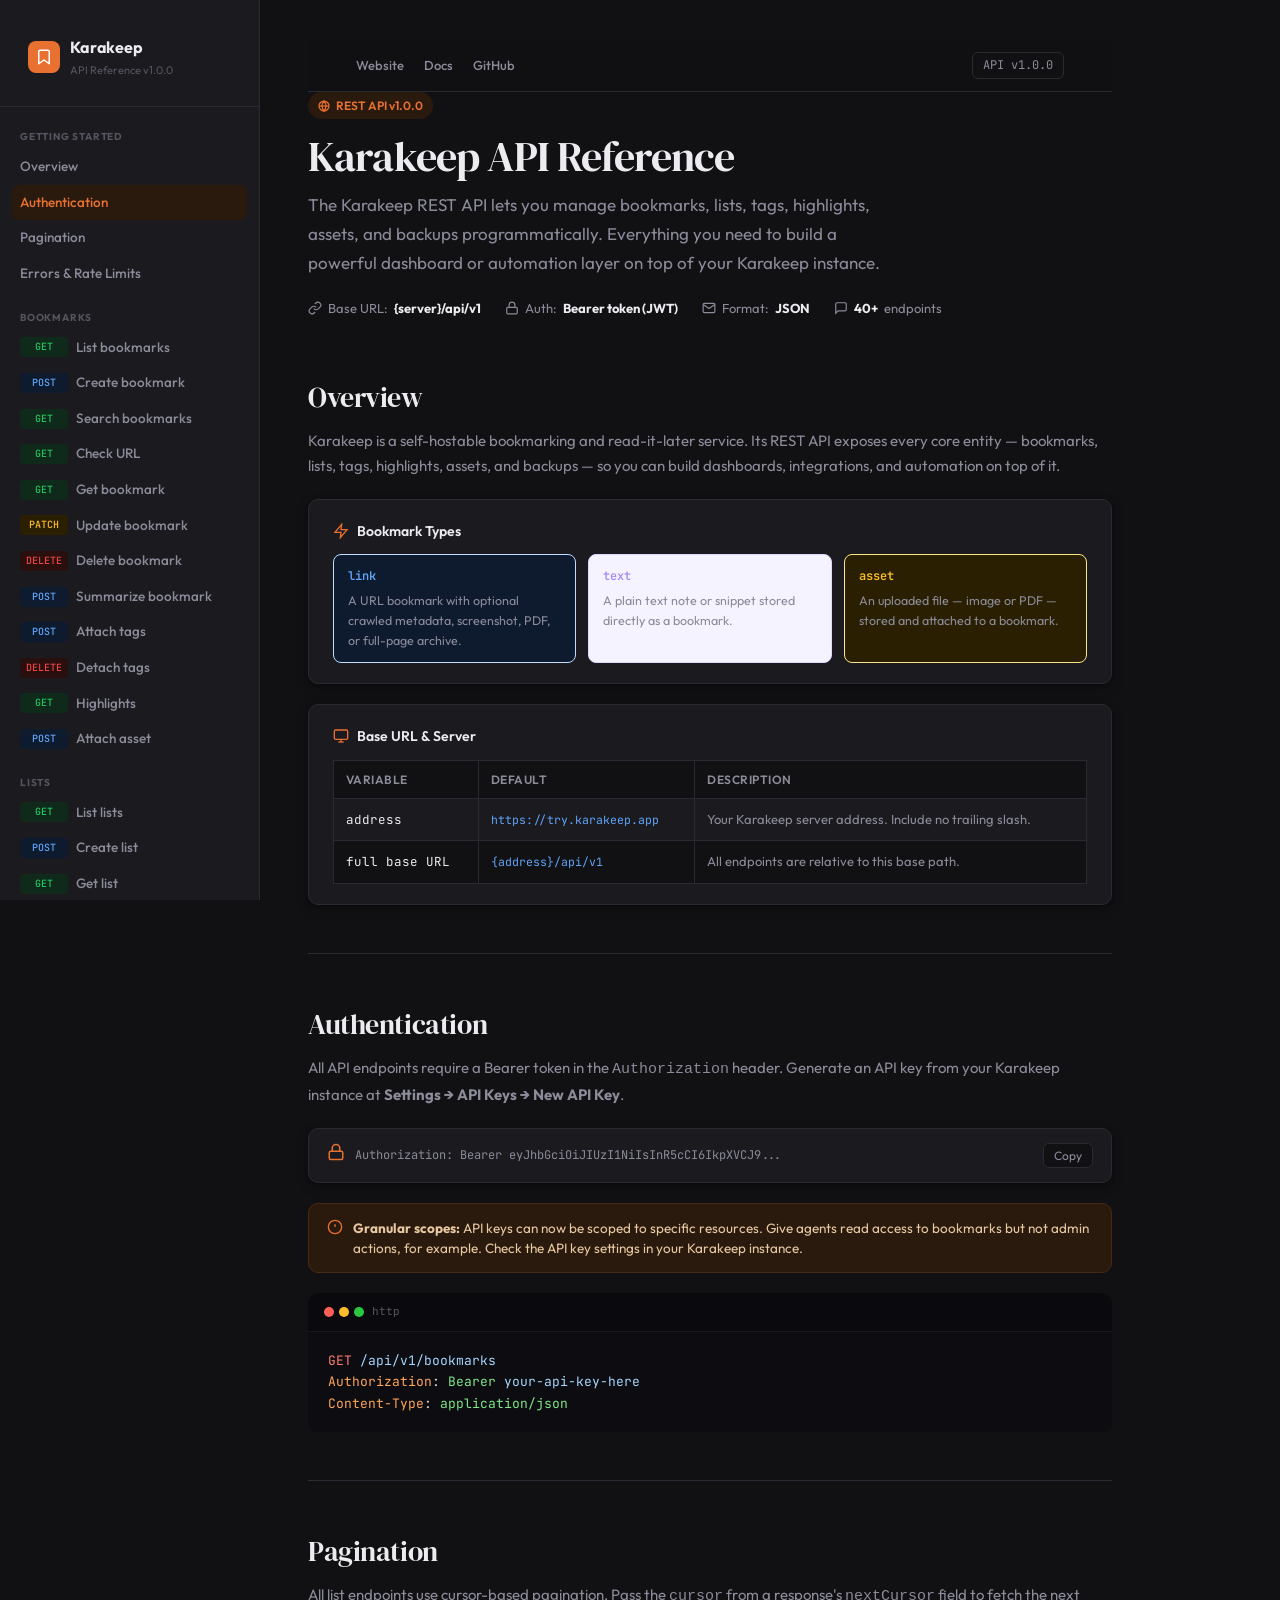
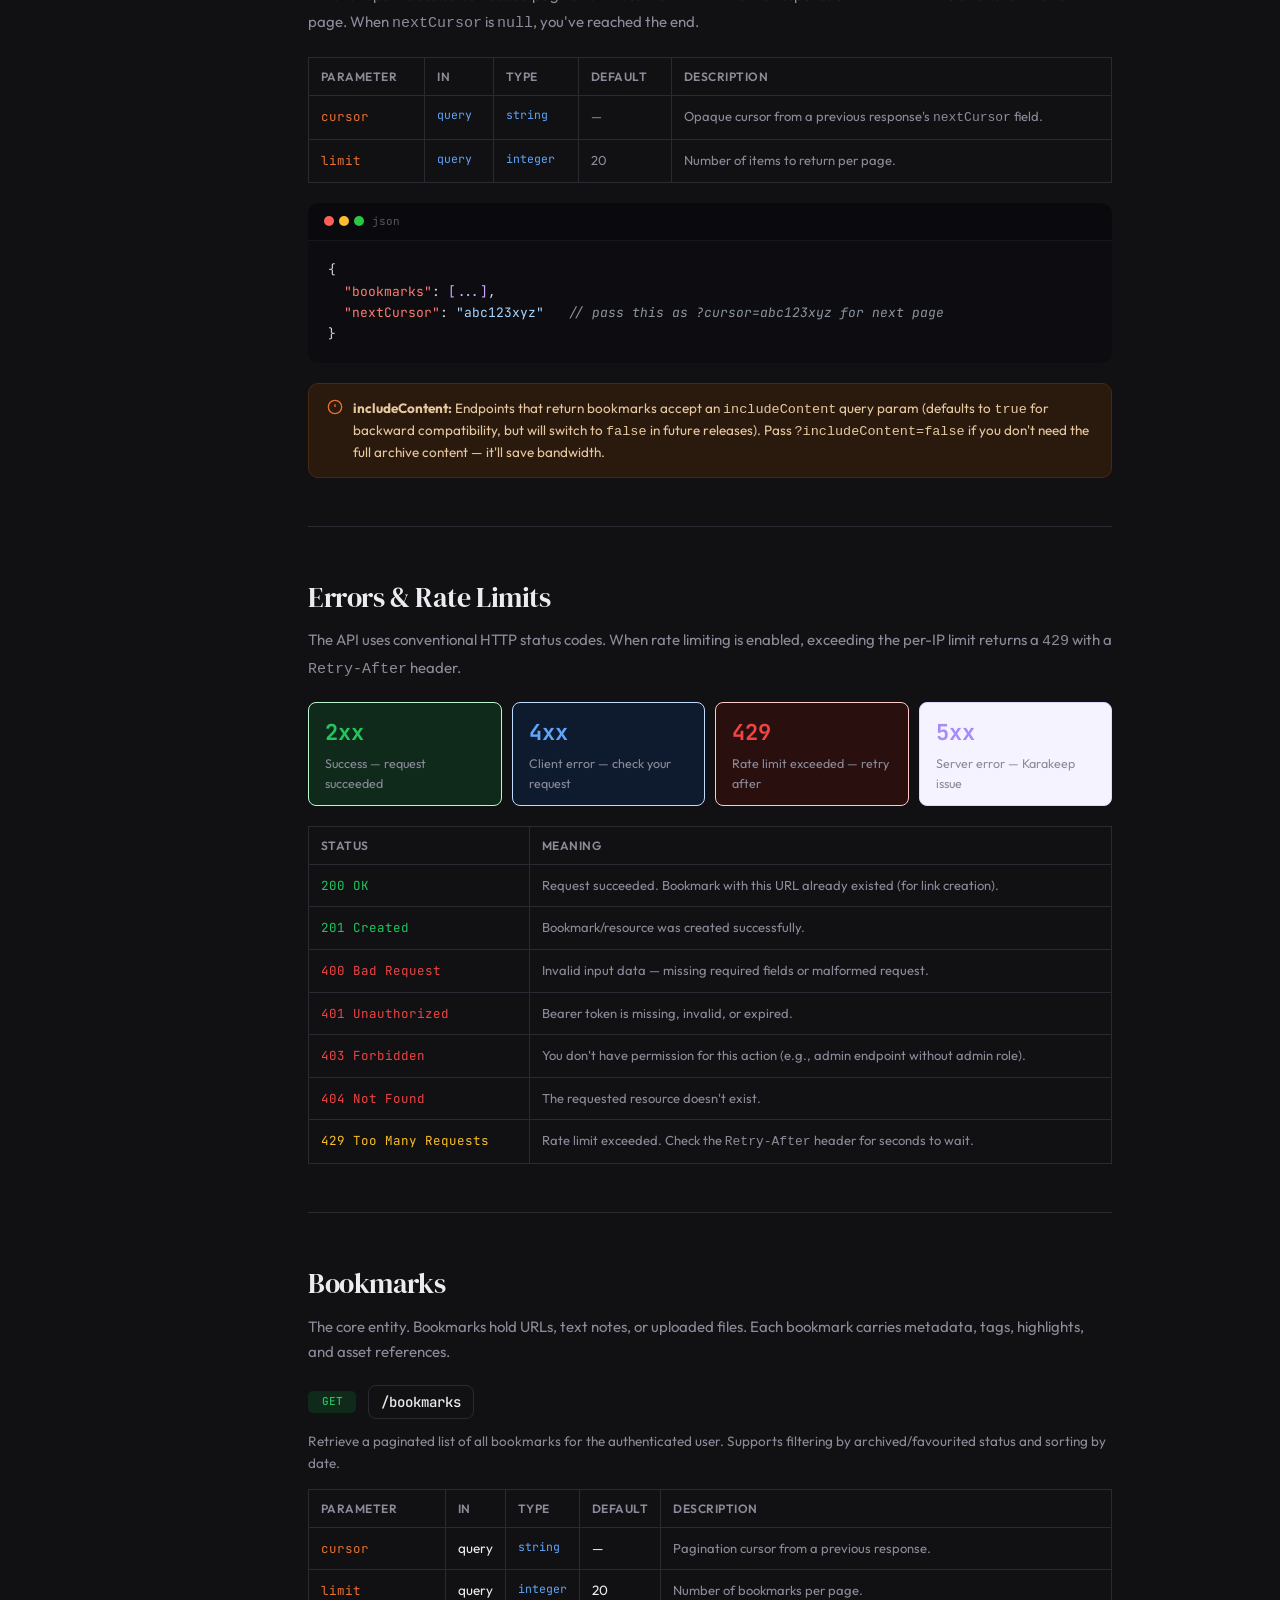
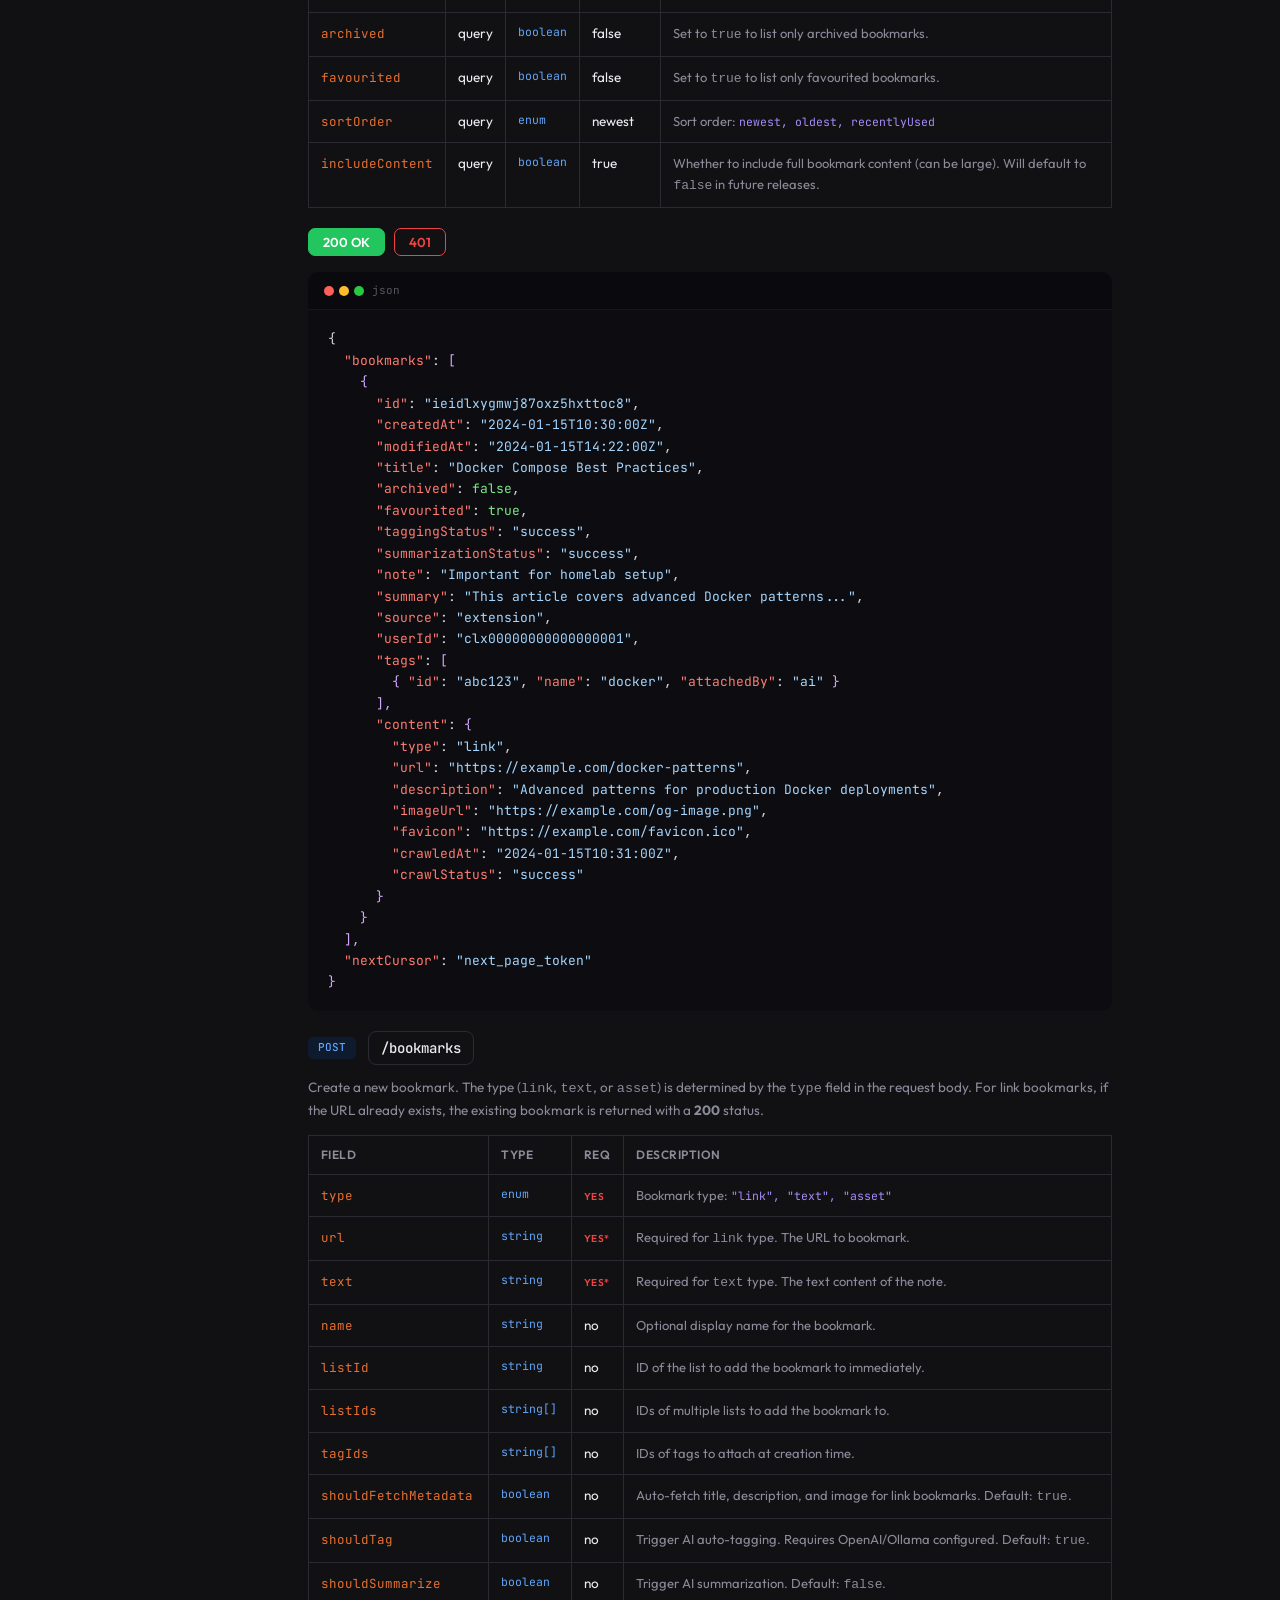
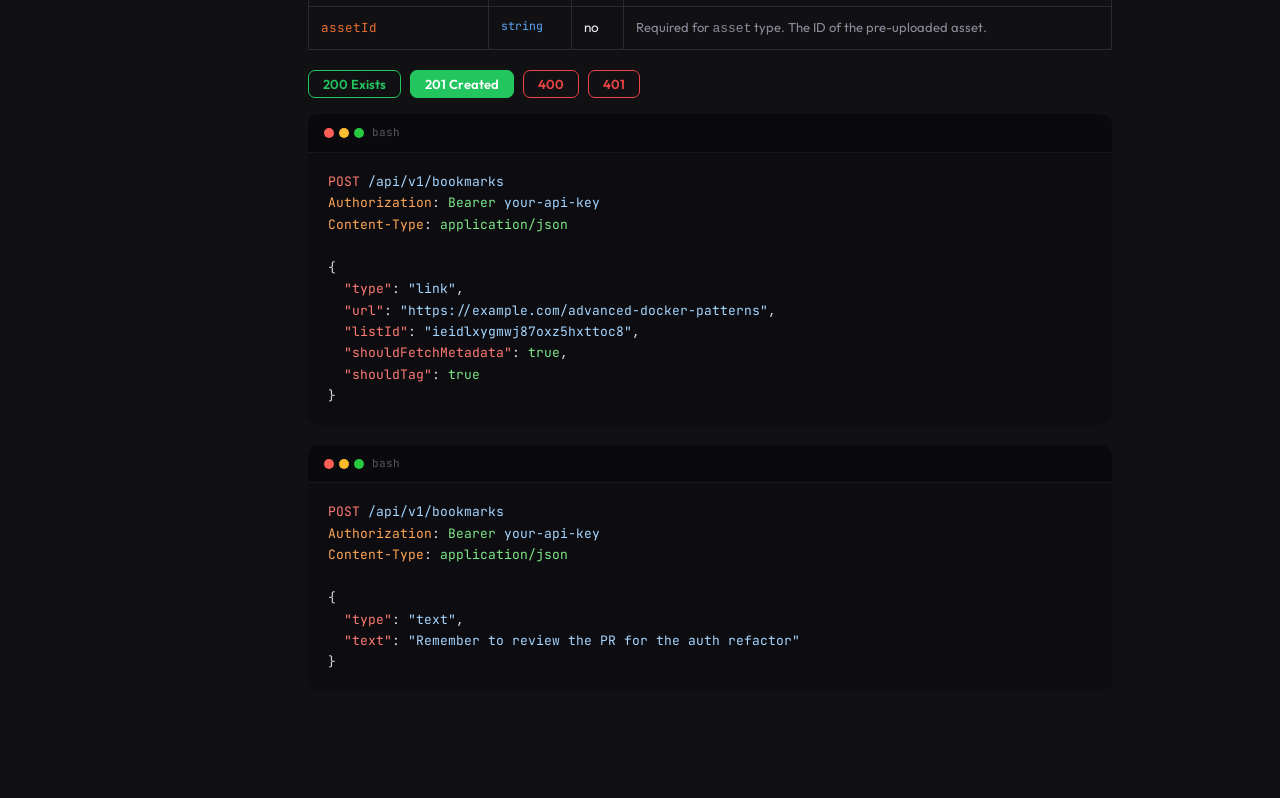
<file: docs/karakeep-api.html>
<!DOCTYPE html>
<html lang="en" data-theme="dark">
<head>
<meta charset="UTF-8">
<meta name="viewport" content="width=device-width, initial-scale=1.0">
<title>Karakeep API Reference</title>
<link href="https://fonts.googleapis.com/css2?family=DM+Serif+Display&family=Outfit:wght@400;500;600;700&family=JetBrains+Mono:wght@400;500&display=swap" rel="stylesheet">
<style>
:root {
  --bg: #f8f7f4;
  --surface: #ffffff;
  --border: #e8e4db;
  --text-primary: #14171e;
  --text-secondary: #5a6070;
  --text-muted: #9ba3b4;
  --accent: #d4580a;
  --accent-light: #fff3e8;
  --accent-mid: #f0c9a8;
  --green: #16a34a;
  --green-light: #f0fdf4;
  --blue: #2563eb;
  --blue-light: #eff6ff;
  --amber: #d97706;
  --amber-light: #fffbeb;
  --red: #dc2626;
  --red-light: #fef2f2;
  --purple: #7c3aed;
  --purple-light: #f5f3ff;
  --mono-bg: #f3f2ee;
  --radius: 10px;
  --shadow: 0 1px 3px rgba(0,0,0,0.05), 0 4px 12px rgba(0,0,0,0.04);
  --shadow-lg: 0 4px 16px rgba(0,0,0,0.08);
  --code-bg: #1c1c1e;
  --code-text: #e2e2e5;
  --scrollbar-thumb: #d0cdc8;
}

[data-theme="dark"] {
  --bg: #111114;
  --surface: #1a1a1f;
  --border: #2a2a32;
  --text-primary: #ececf0;
  --text-secondary: #8b8b9a;
  --text-muted: #55555f;
  --accent: #e87030;
  --accent-light: #2a1a0e;
  --accent-mid: #4a2810;
  --green: #22c55e;
  --green-light: #0f2a1a;
  --blue: #60a5fa;
  --blue-light: #0e1a2e;
  --amber: #fbbf24;
  --amber-light: #2a1f00;
  --red: #ef4444;
  --red-light: #2a0f0f;
  --purple: #a78bfa;
  --purple-light: #1a0f2e;
  --mono-bg: #14141a;
  --shadow: 0 1px 3px rgba(0,0,0,0.3), 0 4px 12px rgba(0,0,0,0.25);
  --shadow-lg: 0 4px 16px rgba(0,0,0,0.35);
  --code-bg: #0d0d11;
  --code-text: #d4d4dc;
  --scrollbar-thumb: #3a3a44;
}

* { margin: 0; padding: 0; box-sizing: border-box; }

body {
  font-family: 'Outfit', sans-serif;
  background: var(--bg);
  color: var(--text-primary);
  font-size: 15px;
  line-height: 1.6;
  -webkit-font-smoothing: antialiased;
}

::selection { background: var(--accent-mid); color: var(--text-primary); }
::-webkit-scrollbar { width: 6px; height: 6px; }
::-webkit-scrollbar-track { background: transparent; }
::-webkit-scrollbar-thumb { background: var(--scrollbar-thumb); border-radius: 3px; }

/* ===== LAYOUT ===== */
.layout {
  display: grid;
  grid-template-columns: 260px 1fr;
  min-height: 100vh;
}

.sidebar {
  position: sticky;
  top: 0;
  height: 100vh;
  overflow-y: auto;
  background: var(--surface);
  border-right: 1px solid var(--border);
  padding: 28px 0;
  display: flex;
  flex-direction: column;
  gap: 4px;
}

.sidebar-logo {
  padding: 0 20px 20px;
  border-bottom: 1px solid var(--border);
  margin-bottom: 8px;
}
.sidebar-logo .logo-mark {
  display: flex;
  align-items: center;
  gap: 10px;
  text-decoration: none;
  color: var(--text-primary);
}
.sidebar-logo .logo-icon {
  width: 32px;
  height: 32px;
  background: var(--accent);
  border-radius: 8px;
  display: flex;
  align-items: center;
  justify-content: center;
  flex-shrink: 0;
}
.sidebar-logo .logo-icon svg { color: white; }
.sidebar-logo .logo-text {
  font-size: 16px;
  font-weight: 700;
  letter-spacing: -0.01em;
}
.sidebar-logo .logo-sub {
  font-size: 11px;
  color: var(--text-muted);
  font-weight: 400;
  margin-top: 1px;
}

.sidebar-section { padding: 0 12px; margin-bottom: 4px; }
.sidebar-section-label {
  font-size: 10px;
  font-weight: 700;
  text-transform: uppercase;
  letter-spacing: 0.08em;
  color: var(--text-muted);
  padding: 10px 8px 4px;
}
.sidebar a {
  display: flex;
  align-items: center;
  gap: 8px;
  padding: 7px 8px;
  border-radius: 7px;
  text-decoration: none;
  color: var(--text-secondary);
  font-size: 13.5px;
  font-weight: 500;
  transition: all 0.15s;
}
.sidebar a:hover { background: var(--bg); color: var(--text-primary); }
.sidebar a.active { background: var(--accent-light); color: var(--accent); }

[data-theme="dark"] .sidebar a:hover { background: rgba(255,255,255,0.05); }
[data-theme="dark"] .sidebar a.active { background: var(--accent-light); color: var(--accent); }
.sidebar a .method-badge {
  font-family: 'JetBrains Mono', monospace;
  font-size: 10px;
  font-weight: 500;
  padding: 2px 6px;
  border-radius: 4px;
  flex-shrink: 0;
}

.method-badge {
  font-family: 'JetBrains Mono', monospace;
  font-size: 11px;
  font-weight: 500;
  padding: 2px 8px;
  border-radius: 5px;
  display: inline-block;
  min-width: 48px;
  text-align: center;
}
.badge-GET { background: var(--green-light); color: var(--green); }
.badge-POST { background: var(--blue-light); color: var(--blue); }
.badge-PATCH { background: var(--amber-light); color: var(--amber); }
.badge-DELETE { background: var(--red-light); color: var(--red); }
.badge-PUT { background: var(--purple-light); color: var(--purple); }

/* ===== MAIN CONTENT ===== */
.main { padding: 40px 48px 80px; max-width: 900px; }

.hero { margin-bottom: 48px; }
.hero-eyebrow {
  display: inline-flex;
  align-items: center;
  gap: 6px;
  font-size: 12px;
  font-weight: 600;
  color: var(--accent);
  background: var(--accent-light);
  padding: 4px 10px;
  border-radius: 20px;
  margin-bottom: 14px;
}
.hero h1 {
  font-family: 'DM Serif Display', serif;
  font-size: 42px;
  font-weight: 400;
  letter-spacing: -0.02em;
  line-height: 1.1;
  margin-bottom: 12px;
}
.hero p {
  font-size: 17px;
  color: var(--text-secondary);
  max-width: 580px;
  line-height: 1.7;
}
.hero-meta {
  display: flex;
  gap: 24px;
  margin-top: 20px;
  flex-wrap: wrap;
}
.hero-meta-item {
  display: flex;
  align-items: center;
  gap: 6px;
  font-size: 13px;
  color: var(--text-secondary);
}
.hero-meta-item strong { color: var(--text-primary); }

/* ===== SECTIONS ===== */
.section { margin-bottom: 48px; }
.section h2 {
  font-family: 'DM Serif Display', serif;
  font-size: 28px;
  font-weight: 400;
  letter-spacing: -0.015em;
  margin-bottom: 8px;
  padding-top: 8px;
}
.section-intro {
  font-size: 15px;
  color: var(--text-secondary);
  margin-bottom: 20px;
  line-height: 1.7;
}

/* ===== CARDS ===== */
.info-card {
  background: var(--surface);
  border: 1px solid var(--border);
  border-radius: var(--radius);
  padding: 20px 24px;
  margin-bottom: 20px;
  box-shadow: var(--shadow);
}

[data-theme="dark"] .info-card h3 svg { color: var(--accent); }
.info-card h3 {
  font-size: 14px;
  font-weight: 600;
  margin-bottom: 12px;
  display: flex;
  align-items: center;
  gap: 8px;
}

/* ===== CODE BLOCKS ===== */
.code-block {
  background: var(--code-bg);
  border-radius: var(--radius);
  overflow: hidden;
  margin-bottom: 20px;
}
.code-block .code-header {
  display: flex;
  align-items: center;
  justify-content: space-between;
  padding: 10px 16px;
  background: rgba(0,0,0,0.2);
  border-bottom: 1px solid rgba(255,255,255,0.06);
}
.code-header-left { display: flex; align-items: center; gap: 8px; }
.code-dots { display: flex; gap: 5px; }
.code-dots span {
  width: 10px; height: 10px; border-radius: 50%;
}
.code-dots span:nth-child(1) { background: #ff5f57; }
.code-dots span:nth-child(2) { background: #febc2e; }
.code-dots span:nth-child(3) { background: #28c840; }
.code-lang { font-family: 'JetBrains Mono', monospace; font-size: 11px; color: var(--text-muted); }
.copy-btn {
  font-size: 11px;
  color: var(--text-muted);
  cursor: pointer;
  background: none;
  border: none;
  padding: 2px 6px;
  border-radius: 4px;
  transition: color 0.15s;
  font-family: 'Outfit', sans-serif;
}
.copy-btn:hover { color: var(--text-secondary); }
.code-block pre {
  padding: 18px 20px;
  overflow-x: auto;
  font-family: 'JetBrains Mono', monospace;
  font-size: 13px;
  line-height: 1.65;
  color: var(--code-text);
  margin: 0;
}
.code-block pre .k { color: #ff7b72; }
.code-block pre .s { color: #a5d6ff; }
.code-block pre .c { color: #8b949e; font-style: italic; }
.code-block pre .n { color: #79c0ff; }
.code-block pre .p { color: #d2a8ff; }
.code-block pre .b { color: #ffa657; }
.code-block pre .t { color: #7ee787; }
.code-block pre .str { color: #a5d6ff; }
.code-block pre .key { color: #ff7b72; }
.code-block pre .val { color: #79c0ff; }

/* ===== TABLES ===== */
.schema-table {
  width: 100%;
  border-collapse: collapse;
  margin-bottom: 20px;
  font-size: 13.5px;
}
.schema-table th {
  text-align: left;
  padding: 9px 12px;
  background: var(--bg);
  border: 1px solid var(--border);
  font-weight: 600;
  font-size: 12px;
  color: var(--text-secondary);
  text-transform: uppercase;
  letter-spacing: 0.04em;
}
.schema-table td {
  padding: 10px 12px;
  border: 1px solid var(--border);
  vertical-align: top;
}
.schema-table tr:nth-child(even) td { background: var(--bg); }
.schema-table .field-name {
  font-family: 'JetBrains Mono', monospace;
  font-size: 12.5px;
  color: var(--accent);
  white-space: nowrap;
}
.schema-table .field-type {
  font-family: 'JetBrains Mono', monospace;
  font-size: 11.5px;
  color: var(--blue);
  white-space: nowrap;
}
.schema-table .field-required {
  font-size: 10px;
  font-weight: 600;
  color: var(--red);
  text-transform: uppercase;
  letter-spacing: 0.04em;
  white-space: nowrap;
}
.schema-table .field-desc { color: var(--text-secondary); font-size: 13px; }
.schema-table .field-enum { font-family: 'JetBrains Mono', monospace; font-size: 11.5px; color: var(--purple); }

/* ===== ENDPOINT CARDS ===== */
.endpoint { margin-bottom: 32px; }
.endpoint-header {
  display: flex;
  align-items: center;
  gap: 12px;
  margin-bottom: 12px;
  flex-wrap: wrap;
}
.endpoint-path {
  font-family: 'JetBrains Mono', monospace;
  font-size: 14px;
  font-weight: 500;
  color: var(--text-primary);
  background: var(--bg);
  border: 1px solid var(--border);
  padding: 5px 12px;
  border-radius: 8px;
}

[data-theme="dark"] .mobile-header {
  background: rgba(17,17,20,0.9);
  border-bottom-color: var(--border);
}
.endpoint-title { font-size: 15px; font-weight: 600; color: var(--text-primary); }
.endpoint-desc { font-size: 13.5px; color: var(--text-secondary); margin-bottom: 14px; line-height: 1.6; }

.param-grid {
  display: grid;
  grid-template-columns: 180px 1fr;
  gap: 0;
  border: 1px solid var(--border);
  border-radius: var(--radius);
  overflow: hidden;
  margin-bottom: 16px;
  font-size: 13px;
}
.param-row {
  display: contents;
}
.param-row > * {
  padding: 9px 14px;
  border-bottom: 1px solid var(--border);
  background: var(--surface);
}
.param-row:last-child > * { border-bottom: none; }
.param-row > *:nth-child(1) {
  background: var(--bg);
  font-family: 'JetBrains Mono', monospace;
  font-size: 12px;
  color: var(--accent);
  font-weight: 500;
  border-right: 1px solid var(--border);
  display: flex;
  align-items: center;
  gap: 6px;
}
.param-row > *:nth-child(2) { color: var(--text-secondary); }

.response-tabs { margin-bottom: 16px; }
.response-tab-btn {
  background: none;
  border: 1px solid var(--border);
  padding: 5px 14px;
  border-radius: 7px;
  font-family: 'Outfit', sans-serif;
  font-size: 13px;
  font-weight: 600;
  cursor: pointer;
  margin-right: 6px;
  transition: all 0.15s;
  color: var(--text-secondary);
}
.response-tab-btn.active { background: var(--accent); color: white; border-color: var(--accent); }
.response-tab-btn.success { border-color: var(--green); color: var(--green); }
.response-tab-btn.success.active { background: var(--green); color: white; }
.response-tab-btn.error { border-color: var(--red); color: var(--red); }
.response-tab-btn.error.active { background: var(--red); color: white; }
.response-tab-content { display: none; }
.response-tab-content.active { display: block; }

/* ===== DIVIDERS & TAGS ===== */
.divider {
  height: 1px;
  background: var(--border);
  margin: 40px 0;
}

.type-chip {
  display: inline-flex;
  align-items: center;
  gap: 4px;
  font-size: 11px;
  font-weight: 600;
  padding: 2px 8px;
  border-radius: 4px;
  font-family: 'JetBrains Mono', monospace;
}
.type-link { background: #eff6ff; color: #2563eb; }
.type-text { background: #f5f3ff; color: #7c3aed; }
.type-asset { background: #fffbeb; color: #d97706; }

.qualifier-table { margin-bottom: 20px; }
.qualifier-row {
  display: grid;
  grid-template-columns: 160px 1fr;
  gap: 0;
  border: 1px solid var(--border);
  border-radius: 8px;
  overflow: hidden;
  font-size: 13px;
  margin-bottom: 6px;
}
.qual-row-head {
  padding: 9px 14px;
  background: var(--bg);
  border-right: 1px solid var(--border);
  font-family: 'JetBrains Mono', monospace;
  font-size: 12px;
  color: var(--accent);
  font-weight: 500;
  display: flex;
  align-items: center;
}
.qual-row-body { padding: 9px 14px; color: var(--text-secondary); line-height: 1.5; }
.qual-row-example {
  font-family: 'JetBrains Mono', monospace;
  font-size: 11.5px;
  color: var(--text-primary);
  background: var(--mono-bg);
  padding: 1px 5px;
  border-radius: 3px;
  margin-left: 4px;
}

/* ===== ANCHOR LINKS ===== */
a.anchor {
  opacity: 0;
  transition: opacity 0.15s;
  margin-left: 6px;
  font-size: 0.85em;
  color: var(--text-muted);
  text-decoration: none;
}
h2:hover a.anchor, h3:hover a.anchor { opacity: 1; }

/* ===== NAV TOP BAR ===== */
.topbar {
  position: sticky;
  top: 0;
  z-index: 10;
  background: rgba(248,247,244,0.88);
  backdrop-filter: blur(12px);
  border-bottom: 1px solid var(--border);
  padding: 0 48px;
  height: 52px;
  display: flex;
  align-items: center;
  justify-content: space-between;
}

[data-theme="dark"] .topbar {
  background: rgba(17,17,20,0.88);
}
.topbar-links { display: flex; gap: 20px; }
.topbar-links a {
  font-size: 13px;
  font-weight: 500;
  color: var(--text-secondary);
  text-decoration: none;
  transition: color 0.15s;
}
.topbar-links a:hover { color: var(--text-primary); }
.topbar-version {
  font-family: 'JetBrains Mono', monospace;
  font-size: 12px;
  background: var(--bg);
  border: 1px solid var(--border);
  padding: 3px 10px;
  border-radius: 6px;
  color: var(--text-secondary);
}

.theme-btn {
  width: 34px;
  height: 34px;
  border-radius: 8px;
  border: 1px solid var(--border);
  background: var(--bg);
  color: var(--text-secondary);
  cursor: pointer;
  display: flex;
  align-items: center;
  justify-content: center;
  transition: all 0.2s;
  flex-shrink: 0;
}
.theme-btn:hover { color: var(--text-primary); background: var(--border); }

/* Icon visibility */
.icon-sun { display: block; }
.icon-moon { display: none; }
[data-theme="dark"] .icon-sun { display: none; }
[data-theme="dark"] .icon-moon { display: block; }

.content-wrap { padding-top: 0; }

/* Dark mode: color-coded type chips need darker backgrounds */
[data-theme="dark"] .type-link { background: #0e1a2e; color: #93c5fd; }
[data-theme="dark"] .type-text { background: #1a0f2e; color: #c4b5fd; }
[data-theme="dark"] .type-asset { background: #2a1f00; color: #fcd34d; }

/* Dark mode: status boxes */
[data-theme="dark"] .hero-eyebrow {
  background: var(--accent-light);
  border-color: var(--accent-mid);
}

/* ===== QUICK COPY ===== */
.token-block {
  display: flex;
  align-items: center;
  gap: 10px;
  background: var(--surface);
  border: 1px solid var(--border);
  border-radius: var(--radius);
  padding: 14px 18px;
  margin-bottom: 20px;
  font-size: 13px;
  box-shadow: var(--shadow);
}
.token-block .token-icon { color: var(--accent); flex-shrink: 0; }
.token-block .token-text { font-family: 'JetBrains Mono', monospace; font-size: 12px; color: var(--text-secondary); flex: 1; word-break: break-all; }

[data-theme="dark"] .token-block .token-copy:hover { background: rgba(255,255,255,0.08); }
.token-block .token-copy {
  background: var(--bg);
  border: 1px solid var(--border);
  border-radius: 6px;
  padding: 4px 10px;
  font-size: 12px;
  font-family: 'Outfit', sans-serif;
  cursor: pointer;
  color: var(--text-secondary);
  transition: all 0.15s;
  flex-shrink: 0;
}
.token-block .token-copy:hover { background: var(--border); color: var(--text-primary); }

.hint-box {
  background: #fffbf5;
  border: 1px solid var(--accent-mid);
  border-radius: var(--radius);
  padding: 14px 18px;
  font-size: 13.5px;
  color: #7a4820;
  margin-bottom: 20px;
  display: flex;
  gap: 10px;
  line-height: 1.5;
}
.hint-box svg { color: var(--accent); flex-shrink: 0; margin-top: 1px; }

[data-theme="dark"] .hint-box {
  background: #2a1a0e;
  color: #e8c8a0;
  border-color: #4a2810;
}

.mobile-header {
  display: none;
  background: var(--surface);
  border-bottom: 1px solid var(--border);
  padding: 16px 20px;
  position: sticky;
  top: 0;
  z-index: 10;
}
.mobile-header .logo-text { font-weight: 700; font-size: 16px; }

@media (max-width: 768px) {
  .layout { grid-template-columns: 1fr; }
  .sidebar { display: none; }
  .mobile-header { display: flex; align-items: center; justify-content: space-between; }
  .main { padding: 24px 20px 60px; }
  .hero h1 { font-size: 30px; }
  .topbar { padding: 0 20px; }
  .schema-table { font-size: 12px; }
  .param-grid { grid-template-columns: 140px 1fr; }
}

@media print {
  .sidebar, .topbar { display: none; }
  .layout { grid-template-columns: 1fr; }
  .main { padding: 20px; max-width: 100%; }
}
</style>
</head>
<body>

<!-- Mobile Header -->
<div class="mobile-header">
  <span class="logo-text">Karakeep API</span>
  <span class="method-badge badge-GET">v1.0.0</span>
</div>

<div class="layout">

<!-- Sidebar -->
<nav class="sidebar">
  <div class="sidebar-logo">
    <a href="#" class="logo-mark">
      <div class="logo-icon">
        <svg width="18" height="18" viewBox="0 0 24 24" fill="none" stroke="currentColor" stroke-width="2" stroke-linecap="round" stroke-linejoin="round"><path d="M19 21l-7-5-7 5V5a2 2 0 0 1 2-2h10a2 2 0 0 1 2 2z"></path></svg>
      </div>
      <div>
        <div class="logo-text">Karakeep</div>
        <div class="logo-sub">API Reference v1.0.0</div>
      </div>
    </a>
  </div>

  <div class="sidebar-section">
    <div class="sidebar-section-label">Getting Started</div>
    <a href="#overview" class="active">Overview</a>
    <a href="#authentication">Authentication</a>
    <a href="#pagination">Pagination</a>
    <a href="#errors">Errors &amp; Rate Limits</a>
  </div>

  <div class="sidebar-section">
    <div class="sidebar-section-label">Bookmarks</div>
    <a href="#list-bookmarks"><span class="method-badge badge-GET">GET</span> List bookmarks</a>
    <a href="#create-bookmark"><span class="method-badge badge-POST">POST</span> Create bookmark</a>
    <a href="#search-bookmarks"><span class="method-badge badge-GET">GET</span> Search bookmarks</a>
    <a href="#check-url"><span class="method-badge badge-GET">GET</span> Check URL</a>
    <a href="#get-bookmark"><span class="method-badge badge-GET">GET</span> Get bookmark</a>
    <a href="#update-bookmark"><span class="method-badge badge-PATCH">PATCH</span> Update bookmark</a>
    <a href="#delete-bookmark"><span class="method-badge badge-DELETE">DELETE</span> Delete bookmark</a>
    <a href="#summarize-bookmark"><span class="method-badge badge-POST">POST</span> Summarize bookmark</a>
    <a href="#bookmark-tags"><span class="method-badge badge-POST">POST</span> Attach tags</a>
    <a href="#bookmark-tags-remove"><span class="method-badge badge-DELETE">DELETE</span> Detach tags</a>
    <a href="#bookmark-highlights"><span class="method-badge badge-GET">GET</span> Highlights</a>
    <a href="#bookmark-assets"><span class="method-badge badge-POST">POST</span> Attach asset</a>
  </div>

  <div class="sidebar-section">
    <div class="sidebar-section-label">Lists</div>
    <a href="#list-lists"><span class="method-badge badge-GET">GET</span> List lists</a>
    <a href="#create-list"><span class="method-badge badge-POST">POST</span> Create list</a>
    <a href="#get-list"><span class="method-badge badge-GET">GET</span> Get list</a>
    <a href="#update-list"><span class="method-badge badge-PATCH">PATCH</span> Update list</a>
    <a href="#delete-list"><span class="method-badge badge-DELETE">DELETE</span> Delete list</a>
    <a href="#list-bookmarks-in-list"><span class="method-badge badge-GET">GET</span> List's bookmarks</a>
    <a href="#add-bookmark-to-list"><span class="method-badge badge-POST">POST</span> Add to list</a>
    <a href="#remove-bookmark-from-list"><span class="method-badge badge-DELETE">DELETE</span> Remove from list</a>
  </div>

  <div class="sidebar-section">
    <div class="sidebar-section-label">Tags</div>
    <a href="#list-tags"><span class="method-badge badge-GET">GET</span> List tags</a>
    <a href="#create-tag"><span class="method-badge badge-POST">POST</span> Create tag</a>
    <a href="#get-tag"><span class="method-badge badge-GET">GET</span> Get tag</a>
    <a href="#update-tag"><span class="method-badge badge-PATCH">PATCH</span> Update tag</a>
    <a href="#delete-tag"><span class="method-badge badge-DELETE">DELETE</span> Delete tag</a>
    <a href="#tag-bookmarks"><span class="method-badge badge-GET">GET</span> Tag's bookmarks</a>
  </div>

  <div class="sidebar-section">
    <div class="sidebar-section-label">Highlights</div>
    <a href="#list-highlights"><span class="method-badge badge-GET">GET</span> List highlights</a>
    <a href="#create-highlight"><span class="method-badge badge-POST">POST</span> Create highlight</a>
    <a href="#get-highlight"><span class="method-badge badge-GET">GET</span> Get highlight</a>
    <a href="#update-highlight"><span class="method-badge badge-PATCH">PATCH</span> Update highlight</a>
    <a href="#delete-highlight"><span class="method-badge badge-DELETE">DELETE</span> Delete highlight</a>
  </div>

  <div class="sidebar-section">
    <div class="sidebar-section-label">Assets</div>
    <a href="#upload-asset"><span class="method-badge badge-POST">POST</span> Upload asset</a>
    <a href="#get-asset"><span class="method-badge badge-GET">GET</span> Get asset</a>
  </div>

  <div class="sidebar-section">
    <div class="sidebar-section-label">Users &amp; Admin</div>
    <a href="#get-current-user"><span class="method-badge badge-GET">GET</span> Current user</a>
    <a href="#get-user-stats"><span class="method-badge badge-GET">GET</span> User stats</a>
    <a href="#admin-update-user"><span class="method-badge badge-PATCH">PATCH</span> Admin update user</a>
  </div>

  <div class="sidebar-section">
    <div class="sidebar-section-label">Backups</div>
    <a href="#list-backups"><span class="method-badge badge-GET">GET</span> List backups</a>
    <a href="#create-backup"><span class="method-badge badge-POST">POST</span> Trigger backup</a>
    <a href="#get-backup"><span class="method-badge badge-GET">GET</span> Get backup</a>
    <a href="#download-backup"><span class="method-badge badge-GET">GET</span> Download backup</a>
    <a href="#delete-backup"><span class="method-badge badge-DELETE">DELETE</span> Delete backup</a>
  </div>

  <div class="sidebar-section">
    <div class="sidebar-section-label">Reference</div>
    <a href="#bookmark-model">Bookmark Model</a>
    <a href="#search-syntax">Search Syntax</a>
    <a href="#sdk-clients">SDKs &amp; Clients</a>
  </div>
</nav>

<!-- Main Content -->
<main class="main">

<!-- Top bar -->
<div class="topbar">
  <div class="topbar-links">
    <a href="https://karakeep.app" target="_blank">Website</a>
    <a href="https://docs.karakeep.app" target="_blank">Docs</a>
    <a href="https://github.com/karakeep-app/karakeep" target="_blank">GitHub</a>
  </div>
  <div style="display:flex;align-items:center;gap:10px;">
    <span class="topbar-version">API v1.0.0</span>
  </div>
</div>

<div class="content-wrap">

<!-- HERO -->
<div class="hero">
  <div class="hero-eyebrow">
    <svg width="12" height="12" viewBox="0 0 24 24" fill="none" stroke="currentColor" stroke-width="2.5"><circle cx="12" cy="12" r="10"></circle><line x1="2" y1="12" x2="22" y2="12"></line><path d="M12 2a15.3 15.3 0 0 1 4 10 15.3 15.3 0 0 1-4 10 15.3 15.3 0 0 1-4-10 15.3 15.3 0 0 1 4-10z"></path></svg>
    REST API v1.0.0
  </div>
  <h1>Karakeep API Reference</h1>
  <p>The Karakeep REST API lets you manage bookmarks, lists, tags, highlights, assets, and backups programmatically. Everything you need to build a powerful dashboard or automation layer on top of your Karakeep instance.</p>
  <div class="hero-meta">
    <div class="hero-meta-item">
      <svg width="14" height="14" viewBox="0 0 24 24" fill="none" stroke="currentColor" stroke-width="2"><path d="M10 13a5 5 0 0 0 7.54.54l3-3a5 5 0 0 0-7.07-7.07l-1.72 1.71"></path><path d="M14 11a5 5 0 0 0-7.54-.54l-3 3a5 5 0 0 0 7.07 7.07l1.71-1.71"></path></svg>
      Base URL: <strong>{server}/api/v1</strong>
    </div>
    <div class="hero-meta-item">
      <svg width="14" height="14" viewBox="0 0 24 24" fill="none" stroke="currentColor" stroke-width="2"><rect x="3" y="11" width="18" height="11" rx="2" ry="2"></rect><path d="M7 11V7a5 5 0 0 1 10 0v4"></path></svg>
      Auth: <strong>Bearer token (JWT)</strong>
    </div>
    <div class="hero-meta-item">
      <svg width="14" height="14" viewBox="0 0 24 24" fill="none" stroke="currentColor" stroke-width="2"><path d="M4 4h16c1.1 0 2 .9 2 2v12c0 1.1-.9 2-2 2H4c-1.1 0-2-.9-2-2V6c0-1.1.9-2 2-2z"></path><polyline points="22,6 12,13 2,6"></polyline></svg>
      Format: <strong>JSON</strong>
    </div>
    <div class="hero-meta-item">
      <svg width="14" height="14" viewBox="0 0 24 24" fill="none" stroke="currentColor" stroke-width="2"><path d="M21 15a2 2 0 0 1-2 2H7l-4 4V5a2 2 0 0 1 2-2h14a2 2 0 0 1 2 2z"></path></svg>
      <strong>40+</strong> endpoints
    </div>
  </div>
</div>

<!-- OVERVIEW -->
<div class="section" id="overview">
  <h2>Overview<a name="overview" class="anchor">#</a></h2>
  <p class="section-intro">Karakeep is a self-hostable bookmarking and read-it-later service. Its REST API exposes every core entity — bookmarks, lists, tags, highlights, assets, and backups — so you can build dashboards, integrations, and automation on top of it.</p>

  <div class="info-card">
    <h3>
      <svg width="16" height="16" viewBox="0 0 24 24" fill="none" stroke="currentColor" stroke-width="2"><polygon points="13 2 3 14 12 14 11 22 21 10 12 10 13 2"></polygon></svg>
      Bookmark Types
    </h3>
    <div style="display:grid; grid-template-columns: repeat(3,1fr); gap: 12px; margin-top: 8px;">
      <div style="background: var(--blue-light); border: 1px solid #bfdbfe; border-radius: 8px; padding: 12px 14px;">
        <div style="font-family:'JetBrains Mono',monospace; font-size:12px; color: var(--blue); font-weight:600; margin-bottom:4px;">link</div>
        <div style="font-size:12.5px; color: var(--text-secondary);">A URL bookmark with optional crawled metadata, screenshot, PDF, or full-page archive.</div>
      </div>
      <div style="background: #f5f3ff; border: 1px solid #ddd6fe; border-radius: 8px; padding: 12px 14px;">
        <div style="font-family:'JetBrains Mono',monospace; font-size:12px; color: var(--purple); font-weight:600; margin-bottom:4px;">text</div>
        <div style="font-size:12.5px; color: var(--text-secondary);">A plain text note or snippet stored directly as a bookmark.</div>
      </div>
      <div style="background: var(--amber-light); border: 1px solid #fde68a; border-radius: 8px; padding: 12px 14px;">
        <div style="font-family:'JetBrains Mono',monospace; font-size:12px; color: var(--amber); font-weight:600; margin-bottom:4px;">asset</div>
        <div style="font-size:12.5px; color: var(--text-secondary);">An uploaded file — image or PDF — stored and attached to a bookmark.</div>
      </div>
    </div>
  </div>

  <div class="info-card">
    <h3>
      <svg width="16" height="16" viewBox="0 0 24 24" fill="none" stroke="currentColor" stroke-width="2"><rect x="2" y="3" width="20" height="14" rx="2" ry="2"></rect><line x1="8" y1="21" x2="16" y2="21"></line><line x1="12" y1="17" x2="12" y2="21"></line></svg>
      Base URL &amp; Server
    </h3>
    <table class="schema-table" style="margin-bottom:0;">
      <thead><tr><th>Variable</th><th>Default</th><th>Description</th></tr></thead>
      <tbody>
        <tr><td><span class="field-name" style="color: var(--text-primary);">address</span></td><td><span class="field-type">https://try.karakeep.app</span></td><td class="field-desc">Your Karakeep server address. Include no trailing slash.</td></tr>
        <tr><td><span class="field-name" style="color: var(--text-primary);">full base URL</span></td><td><span class="field-type">{address}/api/v1</span></td><td class="field-desc">All endpoints are relative to this base path.</td></tr>
      </tbody>
    </table>
  </div>
</div>

<div class="divider"></div>

<!-- AUTHENTICATION -->
<div class="section" id="authentication">
  <h2>Authentication<a name="authentication" class="anchor">#</a></h2>
  <p class="section-intro">All API endpoints require a Bearer token in the <code>Authorization</code> header. Generate an API key from your Karakeep instance at <strong>Settings → API Keys → New API Key</strong>.</p>

  <div class="token-block">
    <div class="token-icon">
      <svg width="18" height="18" viewBox="0 0 24 24" fill="none" stroke="currentColor" stroke-width="2"><rect x="3" y="11" width="18" height="11" rx="2" ry="2"></rect><path d="M7 11V7a5 5 0 0 1 10 0v4"></path></svg>
    </div>
    <div class="token-text">Authorization: Bearer eyJhbGciOiJIUzI1NiIsInR5cCI6IkpXVCJ9...</div>
    <button class="token-copy" onclick="copyToken(this)">Copy</button>
  </div>

  <div class="hint-box">
    <svg width="16" height="16" viewBox="0 0 24 24" fill="none" stroke="currentColor" stroke-width="2"><circle cx="12" cy="12" r="10"></circle><line x1="12" y1="8" x2="12" y2="12"></line><line x1="12" y1="16" x2="12.01" y2="16"></line></svg>
    <span><strong>Granular scopes:</strong> API keys can now be scoped to specific resources. Give agents read access to bookmarks but not admin actions, for example. Check the API key settings in your Karakeep instance.</span>
  </div>

  <div class="code-block">
    <div class="code-header">
      <div class="code-header-left">
        <div class="code-dots"><span></span><span></span><span></span></div>
        <span class="code-lang">http</span>
      </div>
    </div>
    <pre><span class="k">GET</span> <span class="s">/api/v1/bookmarks</span>
<span class="b">Authorization</span>: <span class="t">Bearer</span> <span class="s">your-api-key-here</span>
<span class="b">Content-Type</span>: <span class="t">application/json</span></pre>
  </div>
</div>

<div class="divider"></div>

<!-- PAGINATION -->
<div class="section" id="pagination">
  <h2>Pagination<a name="pagination" class="anchor">#</a></h2>
  <p class="section-intro">All list endpoints use cursor-based pagination. Pass the <code>cursor</code> from a response's <code>nextCursor</code> field to fetch the next page. When <code>nextCursor</code> is <code>null</code>, you've reached the end.</p>

  <table class="schema-table">
    <thead><tr><th>Parameter</th><th>In</th><th>Type</th><th>Default</th><th>Description</th></tr></thead>
    <tbody>
      <tr>
        <td><span class="field-name">cursor</span></td><td class="field-type">query</td>
        <td class="field-type">string</td><td class="field-desc">—</td>
        <td class="field-desc">Opaque cursor from a previous response's <code>nextCursor</code> field.</td>
      </tr>
      <tr>
        <td><span class="field-name">limit</span></td><td class="field-type">query</td>
        <td class="field-type">integer</td><td class="field-desc">20</td>
        <td class="field-desc">Number of items to return per page.</td>
      </tr>
    </tbody>
  </table>

  <div class="code-block">
    <div class="code-header">
      <div class="code-header-left"><div class="code-dots"><span></span><span></span><span></span></div><span class="code-lang">json</span></div>
    </div>
    <pre>{
  <span class="key">"bookmarks"</span>: <span class="p">[...]</span>,
  <span class="key">"nextCursor"</span>: <span class="s">"abc123xyz"</span>   <span class="c">// pass this as ?cursor=abc123xyz for next page</span>
}</pre>
  </div>

  <div class="hint-box">
    <svg width="16" height="16" viewBox="0 0 24 24" fill="none" stroke="currentColor" stroke-width="2"><circle cx="12" cy="12" r="10"></circle><line x1="12" y1="8" x2="12" y2="12"></line><line x1="12" y1="16" x2="12.01" y2="16"></line></svg>
    <span><strong>includeContent:</strong> Endpoints that return bookmarks accept an <code>includeContent</code> query param (defaults to <code>true</code> for backward compatibility, but will switch to <code>false</code> in future releases). Pass <code>?includeContent=false</code> if you don't need the full archive content — it'll save bandwidth.</span>
  </div>
</div>

<div class="divider"></div>

<!-- ERRORS -->
<div class="section" id="errors">
  <h2>Errors &amp; Rate Limits<a name="errors" class="anchor">#</a></h2>
  <p class="section-intro">The API uses conventional HTTP status codes. When rate limiting is enabled, exceeding the per-IP limit returns a <code>429</code> with a <code>Retry-After</code> header.</p>

  <div style="display: grid; grid-template-columns: repeat(auto-fit, minmax(180px, 1fr)); gap: 10px; margin-bottom: 20px;">
    <div style="background: var(--green-light); border: 1px solid #bbf7d0; border-radius: 8px; padding: 12px 16px;">
      <div style="font-family:'JetBrains Mono',monospace; font-size:22px; font-weight:700; color:var(--green);">2xx</div>
      <div style="font-size:12.5px; color:var(--text-secondary); margin-top:2px;">Success — request succeeded</div>
    </div>
    <div style="background: var(--blue-light); border: 1px solid #bfdbfe; border-radius: 8px; padding: 12px 16px;">
      <div style="font-family:'JetBrains Mono',monospace; font-size:22px; font-weight:700; color:var(--blue);">4xx</div>
      <div style="font-size:12.5px; color:var(--text-secondary); margin-top:2px;">Client error — check your request</div>
    </div>
    <div style="background: var(--red-light); border: 1px solid #fecaca; border-radius: 8px; padding: 12px 16px;">
      <div style="font-family:'JetBrains Mono',monospace; font-size:22px; font-weight:700; color:var(--red);">429</div>
      <div style="font-size:12.5px; color:var(--text-secondary); margin-top:2px;">Rate limit exceeded — retry after</div>
    </div>
    <div style="background: #f5f3ff; border: 1px solid #ddd6fe; border-radius: 8px; padding: 12px 16px;">
      <div style="font-family:'JetBrains Mono',monospace; font-size:22px; font-weight:700; color:var(--purple);">5xx</div>
      <div style="font-size:12.5px; color:var(--text-secondary); margin-top:2px;">Server error — Karakeep issue</div>
    </div>
  </div>

  <table class="schema-table">
    <thead><tr><th>Status</th><th>Meaning</th></tr></thead>
    <tbody>
      <tr><td><span class="field-name" style="color:var(--green);">200 OK</span></td><td class="field-desc">Request succeeded. Bookmark with this URL already existed (for link creation).</td></tr>
      <tr><td><span class="field-name" style="color:var(--green);">201 Created</span></td><td class="field-desc">Bookmark/resource was created successfully.</td></tr>
      <tr><td><span class="field-name" style="color:var(--red);">400 Bad Request</span></td><td class="field-desc">Invalid input data — missing required fields or malformed request.</td></tr>
      <tr><td><span class="field-name" style="color:var(--red);">401 Unauthorized</span></td><td class="field-desc">Bearer token is missing, invalid, or expired.</td></tr>
      <tr><td><span class="field-name" style="color:var(--red);">403 Forbidden</span></td><td class="field-desc">You don't have permission for this action (e.g., admin endpoint without admin role).</td></tr>
      <tr><td><span class="field-name" style="color:var(--red);">404 Not Found</span></td><td class="field-desc">The requested resource doesn't exist.</td></tr>
      <tr><td><span class="field-name" style="color:var(--amber);">429 Too Many Requests</span></td><td class="field-desc">Rate limit exceeded. Check the <code>Retry-After</code> header for seconds to wait.</td></tr>
    </tbody>
  </table>
</div>

<div class="divider"></div>

<!-- ===== BOOKMARKS ===== -->
<div class="section" id="list-bookmarks">
  <h2>Bookmarks<a name="list-bookmarks" class="anchor">#</a></h2>
  <p class="section-intro">The core entity. Bookmarks hold URLs, text notes, or uploaded files. Each bookmark carries metadata, tags, highlights, and asset references.</p>

  <!-- GET /bookmarks -->
  <div class="endpoint">
    <div class="endpoint-header">
      <span class="method-badge badge-GET">GET</span>
      <span class="endpoint-path">/bookmarks</span>
    </div>
    <p class="endpoint-desc">Retrieve a paginated list of all bookmarks for the authenticated user. Supports filtering by archived/favourited status and sorting by date.</p>

    <table class="schema-table">
      <thead><tr><th>Parameter</th><th>In</th><th>Type</th><th>Default</th><th>Description</th></tr></thead>
      <tbody>
        <tr><td><span class="field-name">cursor</span></td><td>query</td><td class="field-type">string</td><td>—</td><td class="field-desc">Pagination cursor from a previous response.</td></tr>
        <tr><td><span class="field-name">limit</span></td><td>query</td><td class="field-type">integer</td><td>20</td><td class="field-desc">Number of bookmarks per page.</td></tr>
        <tr><td><span class="field-name">archived</span></td><td>query</td><td class="field-type">boolean</td><td>false</td><td class="field-desc">Set to <code>true</code> to list only archived bookmarks.</td></tr>
        <tr><td><span class="field-name">favourited</span></td><td>query</td><td class="field-type">boolean</td><td>false</td><td class="field-desc">Set to <code>true</code> to list only favourited bookmarks.</td></tr>
        <tr><td><span class="field-name">sortOrder</span></td><td>query</td><td class="field-type">enum</td><td>newest</td><td class="field-desc">Sort order: <span class="field-enum">newest, oldest, recentlyUsed</span></td></tr>
        <tr><td><span class="field-name">includeContent</span></td><td>query</td><td class="field-type">boolean</td><td>true</td><td class="field-desc">Whether to include full bookmark content (can be large). Will default to <code>false</code> in future releases.</td></tr>
      </tbody>
    </table>

    <div class="response-tabs">
      <button class="response-tab-btn success active" onclick="switchTab(this, 'tab-list-200')">200 OK</button>
      <button class="response-tab-btn error" onclick="switchTab(this, 'tab-list-401')">401</button>
    </div>
    <div id="tab-list-200" class="response-tab-content active">
      <div class="code-block">
        <div class="code-header"><div class="code-header-left"><div class="code-dots"><span></span><span></span><span></span></div><span class="code-lang">json</span></div></div>
        <pre>{
  <span class="key">"bookmarks"</span>: <span class="p">[</span>
    <span class="p">{</span>
      <span class="key">"id"</span>: <span class="s">"ieidlxygmwj87oxz5hxttoc8"</span>,
      <span class="key">"createdAt"</span>: <span class="s">"2024-01-15T10:30:00Z"</span>,
      <span class="key">"modifiedAt"</span>: <span class="s">"2024-01-15T14:22:00Z"</span>,
      <span class="key">"title"</span>: <span class="s">"Docker Compose Best Practices"</span>,
      <span class="key">"archived"</span>: <span class="t">false</span>,
      <span class="key">"favourited"</span>: <span class="t">true</span>,
      <span class="key">"taggingStatus"</span>: <span class="s">"success"</span>,
      <span class="key">"summarizationStatus"</span>: <span class="s">"success"</span>,
      <span class="key">"note"</span>: <span class="s">"Important for homelab setup"</span>,
      <span class="key">"summary"</span>: <span class="s">"This article covers advanced Docker patterns..."</span>,
      <span class="key">"source"</span>: <span class="s">"extension"</span>,
      <span class="key">"userId"</span>: <span class="s">"clx00000000000000001"</span>,
      <span class="key">"tags"</span>: <span class="p">[</span>
        <span class="p">{</span> <span class="key">"id"</span>: <span class="s">"abc123"</span>, <span class="key">"name"</span>: <span class="s">"docker"</span>, <span class="key">"attachedBy"</span>: <span class="s">"ai"</span> <span class="p">}</span>
      <span class="p">],</span>
      <span class="key">"content"</span>: <span class="p">{</span>
        <span class="key">"type"</span>: <span class="s">"link"</span>,
        <span class="key">"url"</span>: <span class="s">"https://example.com/docker-patterns"</span>,
        <span class="key">"description"</span>: <span class="s">"Advanced patterns for production Docker deployments"</span>,
        <span class="key">"imageUrl"</span>: <span class="s">"https://example.com/og-image.png"</span>,
        <span class="key">"favicon"</span>: <span class="s">"https://example.com/favicon.ico"</span>,
        <span class="key">"crawledAt"</span>: <span class="s">"2024-01-15T10:31:00Z"</span>,
        <span class="key">"crawlStatus"</span>: <span class="s">"success"</span>
      <span class="p">}</span>
    <span class="p">}</span>
  <span class="p">],</span>
  <span class="key">"nextCursor"</span>: <span class="s">"next_page_token"</span>
<span class="p">}</span></pre>
      </div>
    </div>
    <div id="tab-list-401" class="response-tab-content">
      <div class="code-block"><div class="code-header"><div class="code-header-left"><div class="code-dots"><span></span><span></span><span></span></div><span class="code-lang">json</span></div></div>
      <pre>{ <span class="key">"error"</span>: <span class="s">"Unauthorized"</span> }</pre>
    </div>
  </div>

  <!-- POST /bookmarks -->
  <div class="endpoint" id="create-bookmark">
    <div class="endpoint-header">
      <span class="method-badge badge-POST">POST</span>
      <span class="endpoint-path">/bookmarks</span>
    </div>
    <p class="endpoint-desc">Create a new bookmark. The type (<code>link</code>, <code>text</code>, or <code>asset</code>) is determined by the <code>type</code> field in the request body. For link bookmarks, if the URL already exists, the existing bookmark is returned with a <strong>200</strong> status.</p>

    <table class="schema-table">
      <thead><tr><th>Field</th><th>Type</th><th>Req</th><th>Description</th></tr></thead>
      <tbody>
        <tr><td><span class="field-name">type</span></td><td class="field-type">enum</td><td><span class="field-required">yes</span></td><td class="field-desc">Bookmark type: <span class="field-enum">"link", "text", "asset"</span></td></tr>
        <tr><td><span class="field-name">url</span></td><td class="field-type">string</td><td><span class="field-required">yes*</span></td><td class="field-desc">Required for <code>link</code> type. The URL to bookmark.</td></tr>
        <tr><td><span class="field-name">text</span></td><td class="field-type">string</td><td><span class="field-required">yes*</span></td><td class="field-desc">Required for <code>text</code> type. The text content of the note.</td></tr>
        <tr><td><span class="field-name">name</span></td><td class="field-type">string</td><td>no</td><td class="field-desc">Optional display name for the bookmark.</td></tr>
        <tr><td><span class="field-name">listId</span></td><td class="field-type">string</td><td>no</td><td class="field-desc">ID of the list to add the bookmark to immediately.</td></tr>
        <tr><td><span class="field-name">listIds</span></td><td class="field-type">string[]</td><td>no</td><td class="field-desc">IDs of multiple lists to add the bookmark to.</td></tr>
        <tr><td><span class="field-name">tagIds</span></td><td class="field-type">string[]</td><td>no</td><td class="field-desc">IDs of tags to attach at creation time.</td></tr>
        <tr><td><span class="field-name">shouldFetchMetadata</span></td><td class="field-type">boolean</td><td>no</td><td class="field-desc">Auto-fetch title, description, and image for link bookmarks. Default: <code>true</code>.</td></tr>
        <tr><td><span class="field-name">shouldTag</span></td><td class="field-type">boolean</td><td>no</td><td class="field-desc">Trigger AI auto-tagging. Requires OpenAI/Ollama configured. Default: <code>true</code>.</td></tr>
        <tr><td><span class="field-name">shouldSummarize</span></td><td class="field-type">boolean</td><td>no</td><td class="field-desc">Trigger AI summarization. Default: <code>false</code>.</td></tr>
        <tr><td><span class="field-name">assetId</span></td><td class="field-type">string</td><td>no</td><td class="field-desc">Required for <code>asset</code> type. The ID of the pre-uploaded asset.</td></tr>
      </tbody>
    </table>

    <div class="response-tabs">
      <button class="response-tab-btn success" onclick="switchTab(this, 'tab-create-200')">200 Exists</button>
      <button class="response-tab-btn success active" onclick="switchTab(this, 'tab-create-201')">201 Created</button>
      <button class="response-tab-btn error" onclick="switchTab(this, 'tab-create-400')">400</button>
      <button class="response-tab-btn error" onclick="switchTab(this, 'tab-create-401')">401</button>
    </div>
    <div id="tab-create-201" class="response-tab-content active">
      <div class="code-block">
        <div class="code-header"><div class="code-header-left"><div class="code-dots"><span></span><span></span><span></span></div><span class="code-lang">bash</span></div></div>
        <pre><span class="k">POST</span> <span class="s">/api/v1/bookmarks</span>
<span class="b">Authorization</span>: <span class="t">Bearer</span> <span class="s">your-api-key</span>
<span class="b">Content-Type</span>: <span class="t">application/json</span>

{
  <span class="key">"type"</span>: <span class="s">"link"</span>,
  <span class="key">"url"</span>: <span class="s">"https://example.com/advanced-docker-patterns"</span>,
  <span class="key">"listId"</span>: <span class="s">"ieidlxygmwj87oxz5hxttoc8"</span>,
  <span class="key">"shouldFetchMetadata"</span>: <span class="t">true</span>,
  <span class="key">"shouldTag"</span>: <span class="t">true</span>
}</pre>
      </div>
      <div class="code-block">
        <div class="code-header"><div class="code-header-left"><div class="code-dots"><span></span><span></span><span></span></div><span class="code-lang">bash</span></div></div>
        <pre><span class="k">POST</span> <span class="s">/api/v1/bookmarks</span>
<span class="b">Authorization</span>: <span class="t">Bearer</span> <span class="s">your-api-key</span>
<span class="b">Content-Type</span>: <span class="t">application/json</span>

{
  <span class="key">"type"</span>: <span class="s">"text"</span>,
  <span class="key">"text"</span>: <span class="s">"Remember to review the PR for the auth refactor"</span>
}</pre>
      </div>
    </div>
    <div id="tab-create-200" class="response-tab-content">
      <div class="code-block"><div class="code-header"><div class="code-header-left"><div class="code-dots"><span></span><span></span><span></span></div><span class="code-lang">json</span></div></div>
      <pre>{ <span class="key">"message"</span>: <span class="s">"Bookmark with this URL already exists"</span>, <span class="key">"bookmark"</span>: <span class="p">{...existing bookmark...}</span> }</pre>
    </div>
    <div id="tab-create-400" class="response-tab-content">
      <div class="code-block"><div class="code-header"><div class="code-header-left"><div class="code-dots"><span></span><span></span><span></span></div><span class="code-lang">json</span></div></div>
      <pre>{ <span class="key">"error"</span>: <span class="s">"Bad Request — invalid input data"</span> }</pre>
    </div>
    <div id="tab-create-401" class="response-tab-content">
      <div class="code-block"><div class="code-header"><div class="code-header-left"><div class="code-dots"><span></span><span></span><span></span></div><span class="code-lang">json</span></div></div>
      <pre>{ <span class="key">"error"</span>: <span class="s">"Unauthorized"</span> }</pre>
    </div>
  </div>

  <!-- GET /bookmarks/search -->
  <div class="endpoint" id="search-bookmarks">
    <div class="endpoint-header">
      <span class="method-badge badge-GET">GET</span>
      <span class="endpoint-path">/bookmarks/search</span>
    </div>
    <p class="endpoint-desc">Full-text search across all bookmarks. Searches titles, content, descriptions, and notes. Results are sorted by relevance by default. Supports the full Karakeep <a href="#search-syntax" style="color: var(--accent);">search query language</a>.</p>

    <table class="schema-table">
      <thead><tr><th>Parameter</th><th>In</th><th>Type</th><th>Description</th></tr></thead>
      <tbody>
        <tr><td><span class="field-name">q</span></td><td>query</td><td class="field-type">string</td><td class="field-desc">Search query. Supports qualifiers like <span class="field-enum">is:fav, #tag, list:name, url:github.com, age:&lt;1w</span></td></tr>
        <tr><td><span class="field-name">cursor</span></td><td>query</td><td class="field-type">string</td><td class="field-desc">Pagination cursor.</td></tr>
        <tr><td><span class="field-name">limit</span></td><td>query</td><td class="field-type">integer</td><td class="field-desc">Results per page (default 20).</td></tr>
        <tr><td><span class="field-name">sortOrder</span></td><td>query</td><td class="field-type">enum</td><td class="field-desc">Sort: <span class="field-enum">relevance, newest, oldest</span></td></tr>
        <tr><td><span class="field-name">includeContent</span></td><td>query</td><td class="field-type">boolean</td><td class="field-desc">Include full bookmark content (default true).</td></tr>
      </tbody>
    </table>

    <div class="code-block">
      <div class="code-header"><div class="code-header-left"><div class="code-dots"><span></span><span></span><span></span></div><span class="code-lang">bash</span></div></div>
      <pre><span class="c"># Favorited bookmarks from 2024 tagged "important"</span>
<span class="k">GET</span> <span class="s">/api/v1/bookmarks/search?q=is:fav%20after:2024-01-01%20before:2024-12-31%20%23important</span>

<span class="c"># Untagged bookmarks in the "reading" list</span>
<span class="k">GET</span> <span class="s">/api/v1/bookmarks/search?q=list:reading%20-is:tagged</span>

<span class="c"># Full-text search combined with qualifiers</span>
<span class="k">GET</span> <span class="s">/api/v1/bookmarks/search?q=machine%20learning%20is:fav</span></pre>
    </div>
  </div>

  <!-- GET /bookmarks/check-url -->
  <div class="endpoint" id="check-url">
    <div class="endpoint-header">
      <span class="method-badge badge-GET">GET</span>
      <span class="endpoint-path">/bookmarks/check-url</span>
    </div>
    <p class="endpoint-desc">Check if a URL already exists in the authenticated user's bookmarks. Useful for deduplication before creating a new bookmark.</p>

    <table class="schema-table">
      <thead><tr><th>Parameter</th><th>In</th><th>Type</th><th>Description</th></tr></thead>
      <tbody>
        <tr><td><span class="field-name">url</span></td><td>query</td><td class="field-type">string</td><td class="field-desc">The URL to check (URL-encoded).</td></tr>
      </tbody>
    </table>
    <div class="code-block">
      <div class="code-header"><div class="code-header-left"><div class="code-dots"><span></span><span></span><span></span></div><span class="code-lang">bash</span></div></div>
      <pre><span class="k">GET</span> <span class="s">/api/v1/bookmarks/check-url?url=https%3A%2F%2Fexample.com</span></pre>
    </div>
  </div>

  <!-- GET /bookmarks/:id -->
  <div class="endpoint" id="get-bookmark">
    <div class="endpoint-header">
      <span class="method-badge badge-GET">GET</span>
      <span class="endpoint-path">/bookmarks/{bookmarkId}</span>
    </div>
    <p class="endpoint-desc">Retrieve a single bookmark by its ID. Returns the full bookmark object including content, tags, and metadata.</p>
    <div class="param-grid">
      <div class="param-row"><div><span class="field-name">bookmarkId</span></div><div>Path — string — The unique ID of the bookmark</div></div>
      <div class="param-row"><div><span class="field-name">includeContent</span></div><div>Query — boolean — Include full content (default true)</div></div>
    </div>
  </div>

  <!-- PATCH /bookmarks/:id -->
  <div class="endpoint" id="update-bookmark">
    <div class="endpoint-header">
      <span class="method-badge badge-PATCH">PATCH</span>
      <span class="endpoint-path">/bookmarks/{bookmarkId}</span>
    </div>
    <p class="endpoint-desc">Update a bookmark's fields. All fields are optional — only provided fields are updated.</p>
    <div class="param-grid">
      <div class="param-row"><div><span class="field-name">bookmarkId</span></div><div>Path — string — The bookmark ID</div></div>
    </div>
    <table class="schema-table">
      <thead><tr><th>Field</th><th>Type</th><th>Description</th></tr></thead>
      <tbody>
        <tr><td><span class="field-name">url</span></td><td class="field-type">string</td><td class="field-desc">Update the URL (for link bookmarks).</td></tr>
        <tr><td><span class="field-name">title</span></td><td class="field-type">string</td><td class="field-desc">Update the display title.</td></tr>
        <tr><td><span class="field-name">summary</span></td><td class="field-type">string</td><td class="field-desc">Update the AI-generated summary.</td></tr>
        <tr><td><span class="field-name">note</span></td><td class="field-type">string</td><td class="field-desc">Update the personal note attached to the bookmark.</td></tr>
        <tr><td><span class="field-name">archived</span></td><td class="field-type">boolean</td><td class="field-desc">Archive or unarchive the bookmark.</td></tr>
        <tr><td><span class="field-name">favourited</span></td><td class="field-type">boolean</td><td class="field-desc">Favourite or unfavourite the bookmark.</td></tr>
        <tr><td><span class="field-name">createdAt</span></td><td class="field-type">string (ISO 8601)</td><td class="field-desc">Update the creation date.</td></tr>
        <tr><td><span class="field-name">text</span></td><td class="field-type">string</td><td class="field-desc">Update text content (for text bookmarks).</td></tr>
      </tbody>
    </table>
  </div>

  <!-- DELETE /bookmarks/:id -->
  <div class="endpoint" id="delete-bookmark">
    <div class="endpoint-header">
      <span class="method-badge badge-DELETE">DELETE</span>
      <span class="endpoint-path">/bookmarks/{bookmarkId}</span>
    </div>
    <p class="endpoint-desc">Permanently delete a bookmark. This action cannot be undone.</p>
    <div class="param-grid">
      <div class="param-row"><div><span class="field-name">bookmarkId</span></div><div>Path — string — The bookmark ID</div></div>
    </div>
    <div class="code-block">
      <div class="code-header"><div class="code-header-left"><div class="code-dots"><span></span><span></span><span></span></div><span class="code-lang">bash</span></div></div>
      <pre><span class="k">DELETE</span> <span class="s">/api/v1/bookmarks/ieidlxygmwj87oxz5hxttoc8</span></pre>
    </div>
  </div>

  <!-- POST /bookmarks/:id/summarize -->
  <div class="endpoint" id="summarize-bookmark">
    <div class="endpoint-header">
      <span class="method-badge badge-POST">POST</span>
      <span class="endpoint-path">/bookmarks/{bookmarkId}/summarize</span>
    </div>
    <p class="endpoint-desc">Trigger AI summarization for a bookmark. Reads the crawled content and generates an AI summary. Requires OpenAI or Ollama to be configured.</p>
  </div>

  <!-- POST /bookmarks/:id/tags -->
  <div class="endpoint" id="bookmark-tags">
    <div class="endpoint-header">
      <span class="method-badge badge-POST">POST</span>
      <span class="endpoint-path">/bookmarks/{bookmarkId}/tags</span>
    </div>
    <p class="endpoint-desc">Attach one or more tags to a bookmark.</p>
    <table class="schema-table">
      <thead><tr><th>Field</th><th>Type</th><th>Req</th><th>Description</th></tr></thead>
      <tbody>
        <tr><td><span class="field-name">tagIds</span></td><td class="field-type">string[]</td><td><span class="field-required">yes</span></td><td class="field-desc">Array of tag IDs to attach.</td></tr>
        <tr><td><span class="field-name">attachedBy</span></td><td class="field-type">enum</td><td>no</td><td class="field-desc">Mark as <span class="field-enum">"human"</span> or <span class="field-enum">"ai"</span> attached. Default: <code>human</code>.</td></tr>
      </tbody>
    </table>
  </div>

  <!-- DELETE /bookmarks/:id/tags -->
  <div class="endpoint" id="bookmark-tags-remove">
    <div class="endpoint-header">
      <span class="method-badge badge-DELETE">DELETE</span>
      <span class="endpoint-path">/bookmarks/{bookmarkId}/tags</span>
    </div>
    <p class="endpoint-desc">Detach one or more tags from a bookmark.</p>
    <table class="schema-table">
      <thead><tr><th>Field</th><th>Type</th><th>Req</th><th>Description</th></tr></thead>
      <tbody>
        <tr><td><span class="field-name">tagIds</span></td><td class="field-type">string[]</td><td><span class="field-required">yes</span></td><td class="field-desc">Array of tag IDs to detach.</td></tr>
      </tbody>
    </table>
  </div>

  <!-- GET /bookmarks/:id/lists -->
  <div class="endpoint" id="bookmark-lists">
    <div class="endpoint-header">
      <span class="method-badge badge-GET">GET</span>
      <span class="endpoint-path">/bookmarks/{bookmarkId}/lists</span>
    </div>
    <p class="endpoint-desc">Get all lists that a bookmark belongs to.</p>
  </div>

  <!-- GET /bookmarks/:id/highlights -->
  <div class="endpoint" id="bookmark-highlights">
    <div class="endpoint-header">
      <span class="method-badge badge-GET">GET</span>
      <span class="endpoint-path">/bookmarks/{bookmarkId}/highlights</span>
    </div>
    <p class="endpoint-desc">Retrieve all text highlights attached to a specific bookmark.</p>
  </div>

  <!-- POST /bookmarks/:id/assets -->
  <div class="endpoint" id="bookmark-assets">
    <div class="endpoint-header">
      <span class="method-badge badge-POST">POST</span>
      <span class="endpoint-path">/bookmarks/{bookmarkId}/assets</span>
    </div>
    <p class="endpoint-desc">Attach an uploaded asset (image/PDF) to a bookmark.</p>
    <table class="schema-table">
      <thead><tr><th>Field</th><th>Type</th><th>Req</th><th>Description</th></tr></thead>
      <tbody>
        <tr><td><span class="field-name">assetId</span></td><td class="field-type">string</td><td><span class="field-required">yes</span></td><td class="field-desc">ID of the pre-uploaded asset.</td></tr>
      </tbody>
    </table>
  </div>

  <!-- PUT /bookmarks/:id/assets -->
  <div class="endpoint">
    <div class="endpoint-header">
      <span class="method-badge badge-PUT">PUT</span>
      <span class="endpoint-path">/bookmarks/{bookmarkId}/assets</span>
    </div>
    <p class="endpoint-desc">Replace the current asset on a bookmark with a new one.</p>
  </div>

  <!-- DELETE /bookmarks/:id/assets -->
  <div class="endpoint">
    <div class="endpoint-header">
      <span class="method-badge badge-DELETE">DELETE</span>
      <span class="endpoint-path">/bookmarks/{bookmarkId}/assets</span>
    </div>
    <p class="endpoint-desc">Detach the asset from a bookmark without deleting the asset itself.</p>
  </div>
</div>

<div class="divider"></div>

<!-- ===== LISTS ===== -->
<div class="section" id="list-lists">
  <h2>Lists<a name="list-lists" class="anchor">#</a></h2>
  <p class="section-intro">Lists are collections of bookmarks. They can be <strong>manual</strong> (you add bookmarks individually) or <strong>smart</strong> (they're defined by a search query and update automatically).</p>

  <div class="endpoint">
    <div class="endpoint-header">
      <span class="method-badge badge-GET">GET</span>
      <span class="endpoint-path">/lists</span>
    </div>
    <p class="endpoint-desc">Retrieve all bookmark lists for the authenticated user, including both manual and smart lists.</p>
    <div class="code-block">
      <div class="code-header"><div class="code-header-left"><div class="code-dots"><span></span><span></span><span></span></div><span class="code-lang">json</span></div></div>
      <pre>{
  <span class="key">"lists"</span>: <span class="p">[</span>
    <span class="p">{</span>
      <span class="key">"id"</span>: <span class="s">"list_abc123"</span>,
      <span class="key">"name"</span>: <span class="s">"DevOps"</span>,
      <span class="key">"description"</span>: <span class="s">"Docker, Kubernetes, and infra links"</span>,
      <span class="key">"type"</span>: <span class="s">"manual"</span>,   <span class="c">// or "smart"</span>
      <span class="key">"query"</span>: <span class="t">null</span>,         <span class="c">// set for smart lists</span>
      <span class="key">"createdAt"</span>: <span class="s">"2024-01-10T08:00:00Z"</span>
    <span class="p">}</span>
  <span class="p">],</span>
  <span class="key">"nextCursor"</span>: <span class="t">null</span>
<span class="p">}</span></pre>
    </div>
  </div>

  <div class="endpoint" id="create-list">
    <div class="endpoint-header">
      <span class="method-badge badge-POST">POST</span>
      <span class="endpoint-path">/lists</span>
    </div>
    <p class="endpoint-desc">Create a new list.</p>
    <table class="schema-table">
      <thead><tr><th>Field</th><th>Type</th><th>Req</th><th>Description</th></tr></thead>
      <tbody>
        <tr><td><span class="field-name">name</span></td><td class="field-type">string</td><td><span class="field-required">yes</span></td><td class="field-desc">Display name of the list.</td></tr>
        <tr><td><span class="field-name">description</span></td><td class="field-type">string</td><td>no</td><td class="field-desc">Short description shown beside the list name.</td></tr>
        <tr><td><span class="field-name">type</span></td><td class="field-type">enum</td><td>no</td><td class="field-desc"><span class="field-enum">"manual"</span> (default) or <span class="field-enum">"smart"</span></td></tr>
        <tr><td><span class="field-name">query</span></td><td class="field-type">string</td><td>no</td><td class="field-desc">Required for smart lists. The search query that defines membership.</td></tr>
      </tbody>
    </table>
  </div>

  <div class="endpoint" id="get-list">
    <div class="endpoint-header">
      <span class="method-badge badge-GET">GET</span>
      <span class="endpoint-path">/lists/{listId}</span>
    </div>
    <p class="endpoint-desc">Get a single list by ID.</p>
  </div>

  <div class="endpoint" id="update-list">
    <div class="endpoint-header">
      <span class="method-badge badge-PATCH">PATCH</span>
      <span class="endpoint-path">/lists/{listId}</span>
    </div>
    <p class="endpoint-desc">Update a list's name, description, or query (for smart lists).</p>
  </div>

  <div class="endpoint" id="delete-list">
    <div class="endpoint-header">
      <span class="method-badge badge-DELETE">DELETE</span>
      <span class="endpoint-path">/lists/{listId}</span>
    </div>
    <p class="endpoint-desc">Delete a list. Bookmarks in the list are not deleted — only removed from this list.</p>
  </div>

  <div class="endpoint" id="list-bookmarks-in-list">
    <div class="endpoint-header">
      <span class="method-badge badge-GET">GET</span>
      <span class="endpoint-path">/lists/{listId}/bookmarks</span>
    </div>
    <p class="endpoint-desc">Get all bookmarks in a specific list, with pagination support.</p>
    <table class="schema-table">
      <thead><tr><th>Parameter</th><th>In</th><th>Type</th><th>Description</th></tr></thead>
      <tbody>
        <tr><td><span class="field-name">listId</span></td><td>path</td><td class="field-type">string</td><td class="field-desc">The list ID.</td></tr>
        <tr><td><span class="field-name">cursor</span></td><td>query</td><td class="field-type">string</td><td class="field-desc">Pagination cursor.</td></tr>
        <tr><td><span class="field-name">limit</span></td><td>query</td><td class="field-type">integer</td><td class="field-desc">Results per page (default 20).</td></tr>
      </tbody>
    </table>
  </div>

  <div class="endpoint" id="add-bookmark-to-list">
    <div class="endpoint-header">
      <span class="method-badge badge-POST">POST</span>
      <span class="endpoint-path">/lists/{listId}/bookmarks</span>
    </div>
    <p class="endpoint-desc">Add a bookmark to a list.</p>
    <table class="schema-table">
      <thead><tr><th>Field</th><th>Type</th><th>Req</th><th>Description</th></tr></thead>
      <tbody>
        <tr><td><span class="field-name">bookmarkId</span></td><td class="field-type">string</td><td><span class="field-required">yes</span></td><td class="field-desc">ID of the bookmark to add.</td></tr>
      </tbody>
    </table>
  </div>

  <div class="endpoint" id="remove-bookmark-from-list">
    <div class="endpoint-header">
      <span class="method-badge badge-DELETE">DELETE</span>
      <span class="endpoint-path">/lists/{listId}/bookmarks/{bookmarkId}</span>
    </div>
    <p class="endpoint-desc">Remove a bookmark from a list without deleting the bookmark itself.</p>
  </div>
</div>

<div class="divider"></div>

<!-- ===== TAGS ===== -->
<div class="section" id="list-tags">
  <h2>Tags<a name="list-tags" class="anchor">#</a></h2>
  <p class="section-intro">Tags are lightweight labels for categorizing bookmarks. Tags can be attached by users or auto-generated by AI. Each tag tracks how many bookmarks it's attached to.</p>

  <div class="endpoint">
    <div class="endpoint-header">
      <span class="method-badge badge-GET">GET</span>
      <span class="endpoint-path">/tags</span>
    </div>
    <p class="endpoint-desc">Get a paginated list of all tags, with usage counts and optional filtering.</p>
    <table class="schema-table">
      <thead><tr><th>Parameter</th><th>In</th><th>Type</th><th>Description</th></tr></thead>
      <tbody>
        <tr><td><span class="field-name">query</span></td><td>query</td><td class="field-type">string</td><td class="field-desc">Filter tags by name prefix/partial match.</td></tr>
        <tr><td><span class="field-name">attachedBy</span></td><td>query</td><td class="field-type">enum</td><td class="field-desc">Filter: <span class="field-enum">"ai", "human"</span></td></tr>
        <tr><td><span class="field-name">sortOrder</span></td><td>query</td><td class="field-type">enum</td><td class="field-desc">Sort by: <span class="field-enum">name, usageCount, recentlyUsed</span></td></tr>
        <tr><td><span class="field-name">cursor</span>, <span class="field-name">limit</span></td><td>query</td><td class="field-type">string / int</td><td class="field-desc">Pagination controls.</td></tr>
      </tbody>
    </table>
  </div>

  <div class="endpoint" id="create-tag">
    <div class="endpoint-header">
      <span class="method-badge badge-POST">POST</span>
      <span class="endpoint-path">/tags</span>
    </div>
    <p class="endpoint-desc">Create a new tag.</p>
    <table class="schema-table">
      <thead><tr><th>Field</th><th>Type</th><th>Req</th><th>Description</th></tr></thead>
      <tbody>
        <tr><td><span class="field-name">name</span></td><td class="field-type">string</td><td><span class="field-required">yes</span></td><td class="field-desc">The tag name (lowercase, no spaces recommended).</td></tr>
      </tbody>
    </table>
  </div>

  <div class="endpoint" id="get-tag">
    <div class="endpoint-header">
      <span class="method-badge badge-GET">GET</span>
      <span class="endpoint-path">/tags/{tagId}</span>
    </div>
    <p class="endpoint-desc">Get a single tag by its ID.</p>
  </div>

  <div class="endpoint" id="update-tag">
    <div class="endpoint-header">
      <span class="method-badge badge-PATCH">PATCH</span>
      <span class="endpoint-path">/tags/{tagId}</span>
    </div>
    <p class="endpoint-desc">Rename a tag.</p>
    <table class="schema-table">
      <thead><tr><th>Field</th><th>Type</th><th>Req</th><th>Description</th></tr></thead>
      <tbody>
        <tr><td><span class="field-name">name</span></td><td class="field-type">string</td><td><span class="field-required">yes</span></td><td class="field-desc">New tag name.</td></tr>
      </tbody>
    </table>
  </div>

  <div class="endpoint" id="delete-tag">
    <div class="endpoint-header">
      <span class="method-badge badge-DELETE">DELETE</span>
      <span class="endpoint-path">/tags/{tagId}</span>
    </div>
    <p class="endpoint-desc">Delete a tag. Removes it from all bookmarks it's attached to.</p>
  </div>

  <div class="endpoint" id="tag-bookmarks">
    <div class="endpoint-header">
      <span class="method-badge badge-GET">GET</span>
      <span class="endpoint-path">/tags/{tagId}/bookmarks</span>
    </div>
    <p class="endpoint-desc">Get all bookmarks with a specific tag.</p>
    <table class="schema-table">
      <thead><tr><th>Parameter</th><th>In</th><th>Type</th><th>Description</th></tr></thead>
      <tbody>
        <tr><td><span class="field-name">cursor</span>, <span class="field-name">limit</span></td><td>query</td><td class="field-type">string / int</td><td class="field-desc">Pagination controls.</td></tr>
      </tbody>
    </table>
  </div>
</div>

<div class="divider"></div>

<!-- ===== HIGHLIGHTS ===== -->
<div class="section" id="list-highlights">
  <h2>Highlights<a name="list-highlights" class="anchor">#</a></h2>
  <p class="section-intro">Highlights let you mark and annotate specific text within saved bookmark pages. Each highlight can have a color code and an optional note.</p>

  <div class="endpoint">
    <div class="endpoint-header">
      <span class="method-badge badge-GET">GET</span>
      <span class="endpoint-path">/highlights</span>
    </div>
    <p class="endpoint-desc">List all highlights across the authenticated user's bookmarks.</p>
    <table class="schema-table">
      <thead><tr><th>Parameter</th><th>In</th><th>Type</th><th>Description</th></tr></thead>
      <tbody>
        <tr><td><span class="field-name">bookmarkId</span></td><td>query</td><td class="field-type">string</td><td class="field-desc">Filter highlights to a specific bookmark.</td></tr>
        <tr><td><span class="field-name">cursor</span>, <span class="field-name">limit</span></td><td>query</td><td class="field-type">string / int</td><td class="field-desc">Pagination controls.</td></tr>
      </tbody>
    </table>
  </div>

  <div class="endpoint" id="create-highlight">
    <div class="endpoint-header">
      <span class="method-badge badge-POST">POST</span>
      <span class="endpoint-path">/highlights</span>
    </div>
    <p class="endpoint-desc">Create a new text highlight on a bookmark.</p>
    <table class="schema-table">
      <thead><tr><th>Field</th><th>Type</th><th>Req</th><th>Description</th></tr></thead>
      <tbody>
        <tr><td><span class="field-name">bookmarkId</span></td><td class="field-type">string</td><td><span class="field-required">yes</span></td><td class="field-desc">ID of the bookmark to highlight.</td></tr>
        <tr><td><span class="field-name">text</span></td><td class="field-type">string</td><td><span class="field-required">yes</span></td><td class="field-desc">The highlighted text.</td></tr>
        <tr><td><span class="field-name">color</span></td><td class="field-type">string</td><td>no</td><td class="field-desc">Hex color code, e.g. <code>"#fef08a"</code></td></tr>
        <tr><td><span class="field-name">note</span></td><td class="field-type">string</td><td>no</td><td class="field-desc">Optional personal note attached to the highlight.</td></tr>
      </tbody>
    </table>
  </div>

  <div class="endpoint" id="get-highlight">
    <div class="endpoint-header">
      <span class="method-badge badge-GET">GET</span>
      <span class="endpoint-path">/highlights/{highlightId}</span>
    </div>
    <p class="endpoint-desc">Get a single highlight by its ID.</p>
  </div>

  <div class="endpoint" id="update-highlight">
    <div class="endpoint-header">
      <span class="method-badge badge-PATCH">PATCH</span>
      <span class="endpoint-path">/highlights/{highlightId}</span>
    </div>
    <p class="endpoint-desc">Update a highlight's text, color, or note.</p>
  </div>

  <div class="endpoint" id="delete-highlight">
    <div class="endpoint-header">
      <span class="method-badge badge-DELETE">DELETE</span>
      <span class="endpoint-path">/highlights/{highlightId}</span>
    </div>
    <p class="endpoint-desc">Delete a highlight.</p>
  </div>
</div>

<div class="divider"></div>

<!-- ===== ASSETS ===== -->
<div class="section" id="upload-asset">
  <h2>Assets<a name="upload-asset" class="anchor">#</a></h2>
  <p class="section-intro">Assets are binary files — images and PDFs — uploaded to Karakeep. They're stored separately and attached to bookmarks via asset IDs. Useful for archiving screenshots, uploaded images, or PDF documents.</p>

  <div class="endpoint">
    <div class="endpoint-header">
      <span class="method-badge badge-POST">POST</span>
      <span class="endpoint-path">/assets</span>
    </div>
    <p class="endpoint-desc">Upload a new asset (image or PDF) as <code>multipart/form-data</code>. Returns the asset ID and metadata.</p>
    <table class="schema-table">
      <thead><tr><th>Field</th><th>Type</th><th>Req</th><th>Description</th></tr></thead>
      <tbody>
        <tr><td><span class="field-name">file</span></td><td class="field-type">binary</td><td><span class="field-required">yes</span></td><td class="field-desc">The file to upload. Content-Type: <code>multipart/form-data</code></td></tr>
      </tbody>
    </table>
    <div class="code-block">
      <div class="code-header"><div class="code-header-left"><div class="code-dots"><span></span><span></span><span></span></div><span class="code-lang">bash</span></div></div>
      <pre><span class="k">POST</span> <span class="s">/api/v1/assets</span>
<span class="b">Authorization</span>: <span class="t">Bearer</span> <span class="s">your-api-key</span>
<span class="b">Content-Type</span>: <span class="t">multipart/form-data</span>

<span class="c"># Using curl</span>
curl -X POST <span class="s">/api/v1/assets</span> \
  -H <span class="s">"Authorization: Bearer your-api-key"</span> \
  -F <span class="s">"file=@document.pdf"</span>

<span class="c"># Response</span>
{
  <span class="key">"id"</span>: <span class="s">"asset_xyz789"</span>,
  <span class="key">"filename"</span>: <span class="s">"document.pdf"</span>,
  <span class="key">"mimeType"</span>: <span class="s">"application/pdf"</span>,
  <span class="key">"size"</span>: <span class="n">245760</span>,
  <span class="key">"url"</span>: <span class="s">"/api/v1/assets/asset_xyz789"</span>
}</pre>
    </div>
  </div>

  <div class="endpoint" id="get-asset">
    <div class="endpoint-header">
      <span class="method-badge badge-GET">GET</span>
      <span class="endpoint-path">/assets/{assetId}</span>
    </div>
    <p class="endpoint-desc">Retrieve an asset's metadata or download the binary file directly.</p>
  </div>
</div>

<div class="divider"></div>

<!-- ===== USERS ===== -->
<div class="section" id="get-current-user">
  <h2>Users<a name="get-current-user" class="anchor">#</a></h2>
  <p class="section-intro">Retrieve profile and statistics for the currently authenticated user.</p>

  <div class="endpoint">
    <div class="endpoint-header">
      <span class="method-badge badge-GET">GET</span>
      <span class="endpoint-path">/users/me</span>
    </div>
    <p class="endpoint-desc">Get the current user's profile information.</p>
    <div class="code-block">
      <div class="code-header"><div class="code-header-left"><div class="code-dots"><span></span><span></span><span></span></div><span class="code-lang">json</span></div></div>
      <pre>{
  <span class="key">"id"</span>: <span class="s">"clx00000000000000001"</span>,
  <span class="key">"email"</span>: <span class="s">"you@example.com"</span>,
  <span class="key">"name"</span>: <span class="s">"Jane Doe"</span>,
  <span class="key">"createdAt"</span>: <span class="s">"2023-06-01T00:00:00Z"</span>,
  <span class="key">"role"</span>: <span class="s">"user"</span>,   <span class="c">// or "admin"</span>
  <span class="key">"authType"</span>: <span class="s">"email"</span>
}</pre>
    </div>
  </div>

  <div class="endpoint" id="get-user-stats">
    <div class="endpoint-header">
      <span class="method-badge badge-GET">GET</span>
      <span class="endpoint-path">/users/me/stats</span>
    </div>
    <p class="endpoint-desc">Get usage statistics for the current user. Useful for dashboard widgets.</p>
    <div class="code-block">
      <div class="code-header"><div class="code-header-left"><div class="code-dots"><span></span><span></span><span></span></div><span class="code-lang">json</span></div></div>
      <pre>{
  <span class="key">"totalBookmarks"</span>: <span class="n">1247</span>,
  <span class="key">"totalLists"</span>: <span class="n">8</span>,
  <span class="key">"totalTags"</span>: <span class="n">42</span>,
  <span class="key">"totalHighlights"</span>: <span class="n">156</span>,
  <span class="key">"archivedCount"</span>: <span class="n">312</span>,
  <span class="key">"favouritedCount"</span>: <span class="n">89</span>
}</pre>
    </div>
  </div>

  <div class="endpoint" id="admin-update-user">
    <div class="endpoint-header">
      <span class="method-badge badge-PATCH">PATCH</span>
      <span class="endpoint-path">/admin/users/{userId}</span>
    </div>
    <p class="endpoint-desc"><strong>Admin only.</strong> Update a user's role, name, or other profile fields.</p>
    <table class="schema-table">
      <thead><tr><th>Field</th><th>Type</th><th>Description</th></tr></thead>
      <tbody>
        <tr><td><span class="field-name">role</span></td><td class="field-type">enum</td><td class="field-desc">Change user role: <span class="field-enum">"user", "admin"</span></td></tr>
        <tr><td><span class="field-name">name</span></td><td class="field-type">string</td><td class="field-desc">Update display name.</td></tr>
        <tr><td><span class="field-name">disabled</span></td><td class="field-type">boolean</td><td class="field-desc">Disable or re-enable the user account.</td></tr>
      </tbody>
    </table>
  </div>
</div>

<div class="divider"></div>

<!-- ===== BACKUPS ===== -->
<div class="section" id="list-backups">
  <h2>Backups<a name="list-backups" class="anchor">#</a></h2>
  <p class="section-intro">Create and manage full account backups as downloadable ZIP archives. Backups include bookmarks, lists, tags, highlights, and all metadata. Asset files are not included in backups.</p>

  <div class="endpoint">
    <div class="endpoint-header">
      <span class="method-badge badge-GET">GET</span>
      <span class="endpoint-path">/backups</span>
    </div>
    <p class="endpoint-desc">List all backups for the current user.</p>
    <div class="code-block">
      <div class="code-header"><div class="code-header-left"><div class="code-dots"><span></span><span></span><span></span></div><span class="code-lang">json</span></div></div>
      <pre>{
  <span class="key">"backups"</span>: <span class="p">[</span>
    <span class="p">{</span>
      <span class="key">"id"</span>: <span class="s">"bk_abc123"</span>,
      <span class="key">"createdAt"</span>: <span class="s">"2024-11-01T12:00:00Z"</span>,
      <span class="key">"status"</span>: <span class="s">"ready"</span>,    <span class="c">// "ready", "pending", "failed"</span>
      <span class="key">"size"</span>: <span class="n">2048576</span>      <span class="c">// bytes</span>
    <span class="p">}</span>
  <span class="p">],</span>
  <span class="key">"nextCursor"</span>: <span class="t">null</span>
<span class="p">}</span></pre>
    </div>
  </div>

  <div class="endpoint" id="create-backup">
    <div class="endpoint-header">
      <span class="method-badge badge-POST">POST</span>
      <span class="endpoint-path">/backups</span>
    </div>
    <p class="endpoint-desc">Trigger a new full account backup. The backup is generated asynchronously — poll <code>GET /backups/{id}</code> until status is <code>ready</code>.</p>
  </div>

  <div class="endpoint" id="get-backup">
    <div class="endpoint-header">
      <span class="method-badge badge-GET">GET</span>
      <span class="endpoint-path">/backups/{backupId}</span>
    </div>
    <p class="endpoint-desc">Get metadata and status for a specific backup.</p>
  </div>

  <div class="endpoint" id="download-backup">
    <div class="endpoint-header">
      <span class="method-badge badge-GET">GET</span>
      <span class="endpoint-path">/backups/{backupId}/download</span>
    </div>
    <p class="endpoint-desc">Download the backup ZIP file. Returns a binary stream with <code>Content-Type: application/zip</code>.</p>
    <div class="code-block">
      <div class="code-header"><div class="code-header-left"><div class="code-dots"><span></span><span></span><span></span></div><span class="code-lang">bash</span></div></div>
      <pre><span class="k">GET</span> <span class="s">/api/v1/backups/bk_abc123/download</span>
<span class="b">Authorization</span>: <span class="t">Bearer</span> <span class="s">your-api-key</span>

<span class="c"># Save to file</span>
curl -L -o backup.zip \
  -H <span class="s">"Authorization: Bearer your-api-key"</span> \
  <span class="s">"https://your-karakeep.com/api/v1/backups/bk_abc123/download"</span></pre>
    </div>
  </div>

  <div class="endpoint" id="delete-backup">
    <div class="endpoint-header">
      <span class="method-badge badge-DELETE">DELETE</span>
      <span class="endpoint-path">/backups/{backupId}</span>
    </div>
    <p class="endpoint-desc">Delete a backup. Useful for cleanup after downloading.</p>
  </div>
</div>

<div class="divider"></div>

<!-- ===== BOOKMARK MODEL ===== -->
<div class="section" id="bookmark-model">
  <h2>Bookmark Model<a name="bookmark-model" class="anchor">#</a></h2>
  <p class="section-intro">Complete reference for the Bookmark object returned by all bookmark endpoints.</p>

  <table class="schema-table">
    <thead><tr><th>Field</th><th>Type</th><th>Description</th></tr></thead>
    <tbody>
      <tr><td><span class="field-name">id</span></td><td class="field-type">string</td><td class="field-desc">Unique identifier (example: <code>ieidlxygmwj87oxz5hxttoc8</code>)</td></tr>
      <tr><td><span class="field-name">createdAt</span></td><td class="field-type">string (ISO 8601)</td><td class="field-desc">Creation timestamp</td></tr>
      <tr><td><span class="field-name">modifiedAt</span></td><td class="field-type">string | null</td><td class="field-desc">Last modification timestamp</td></tr>
      <tr><td><span class="field-name">title</span></td><td class="field-type">string | null</td><td class="field-desc">Display title (AI-generated or user-set)</td></tr>
      <tr><td><span class="field-name">archived</span></td><td class="field-type">boolean</td><td class="field-desc">Whether the bookmark is archived (hidden from homepage)</td></tr>
      <tr><td><span class="field-name">favourited</span></td><td class="field-type">boolean</td><td class="field-desc">Whether the bookmark is starred/favourited</td></tr>
      <tr><td><span class="field-name">taggingStatus</span></td><td class="field-type">enum | null</td><td class="field-desc"><span class="field-enum">"success", "failure", "pending"</span> — AI tagging job status</td></tr>
      <tr><td><span class="field-name">summarizationStatus</span></td><td class="field-type">enum | null</td><td class="field-desc"><span class="field-enum">"success", "failure", "pending"</span> — AI summarization job status</td></tr>
      <tr><td><span class="field-name">note</span></td><td class="field-type">string | null</td><td class="field-desc">Personal note attached by the user</td></tr>
      <tr><td><span class="field-name">summary</span></td><td class="field-type">string | null</td><td class="field-desc">AI-generated summary of the bookmark content</td></tr>
      <tr><td><span class="field-name">source</span></td><td class="field-type">enum | null</td><td class="field-desc">How the bookmark was created: <span class="field-enum">api, web, cli, mobile, extension, singlefile, rss, import</span></td></tr>
      <tr><td><span class="field-name">userId</span></td><td class="field-type">string</td><td class="field-desc">ID of the user who owns this bookmark</td></tr>
      <tr><td><span class="field-name">tags</span></td><td class="field-type">Tag[]</td><td class="field-desc">Array of attached tags with <code>id</code>, <code>name</code>, and <code>attachedBy</code> (<code>"ai"</code> or <code>"human"</code>)</td></tr>
      <tr><td><span class="field-name">content</span></td><td class="field-type">LinkContent | TextContent | AssetContent</td><td class="field-desc">Type-specific content (see below)</td></tr>
    </tbody>
  </table>

  <h3 style="font-size:17px; font-weight:600; margin: 20px 0 12px; color: var(--text-secondary);">LinkContent</h3>
  <table class="schema-table">
    <thead><tr><th>Field</th><th>Type</th><th>Description</th></tr></thead>
    <tbody>
      <tr><td><span class="field-name">type</span></td><td class="field-type">"link"</td><td class="field-desc">Always <code>"link"</code> for URL bookmarks</td></tr>
      <tr><td><span class="field-name">url</span></td><td class="field-type">string</td><td class="field-desc">The bookmarked URL</td></tr>
      <tr><td><span class="field-name">title</span></td><td class="field-type">string | null</td><td class="field-desc">Auto-fetched or user-set page title</td></tr>
      <tr><td><span class="field-name">description</span></td><td class="field-type">string | null</td><td class="field-desc">Auto-fetched meta description</td></tr>
      <tr><td><span class="field-name">imageUrl</span></td><td class="field-type">string | null</td><td class="field-desc">Open Graph image URL</td></tr>
      <tr><td><span class="field-name">imageAssetId</span></td><td class="field-type">string | null</td><td class="field-desc">Asset ID of the saved preview image</td></tr>
      <tr><td><span class="field-name">screenshotAssetId</span></td><td class="field-type">string | null</td><td class="field-desc">Asset ID of the full-page screenshot</td></tr>
      <tr><td><span class="field-name">pdfAssetId</span></td><td class="field-type">string | null</td><td class="field-desc">Asset ID of the saved PDF</td></tr>
      <tr><td><span class="field-name">fullPageArchiveAssetId</span></td><td class="field-type">string | null</td><td class="field-desc">Asset ID of the monolith full-page archive</td></tr>
      <tr><td><span class="field-name">videoAssetId</span></td><td class="field-type">string | null</td><td class="field-desc">Asset ID of the archived video (via yt-dlp)</td></tr>
      <tr><td><span class="field-name">favicon</span></td><td class="field-type">string | null</td><td class="field-desc">URL of the site's favicon</td></tr>
      <tr><td><span class="field-name">htmlContent</span></td><td class="field-type">string | null</td><td class="field-desc">Crawled HTML content (large — opt out with <code>includeContent=false</code>)</td></tr>
      <tr><td><span class="field-name">crawledAt</span></td><td class="field-type">string | null</td><td class="field-desc">When the page was crawled</td></tr>
      <tr><td><span class="field-name">crawlStatus</span></td><td class="field-type">string</td><td class="field-desc">Crawl result: <code>"success"</code>, <code>"failure"</code>, <code>"pending"</code></td></tr>
    </tbody>
  </table>
</div>

<div class="divider"></div>

<!-- ===== SEARCH SYNTAX ===== -->
<div class="section" id="search-syntax">
  <h2>Search Query Syntax<a name="search-syntax" class="anchor">#</a></h2>
  <p class="section-intro">Karakeep's search is powered by Meilisearch and supports a rich query language combining full-text search with structured qualifiers. Spaces between conditions act as implicit AND.</p>

  <h3 style="font-size:15px; font-weight:600; margin-bottom:10px; color:var(--text-secondary);">Boolean Operators</h3>
  <div style="display:grid; grid-template-columns: repeat(auto-fit, minmax(200px, 1fr)); gap:10px; margin-bottom:20px;">
    <div class="qualifier-row"><div class="qual-row-head">AND / OR</div><div class="qual-row-body">Explicit boolean logic between conditions</div></div>
    <div class="qualifier-row"><div class="qual-row-head">- prefix</div><div class="qual-row-body">Negate a qualifier (e.g. <span class="qual-row-example">-is:archived</span>)</div></div>
    <div class="qualifier-row"><div class="qual-row-head">( ) grouping</div><div class="qual-row-body">Group conditions (groups themselves cannot be negated)</div></div>
    <div class="qualifier-row"><div class="qual-row-head">plain text</div><div class="qual-row-body">Full-text search across title, content, and notes</div></div>
  </div>

  <h3 style="font-size:15px; font-weight:600; margin-bottom:10px; color:var(--text-secondary);">Qualifiers</h3>

  <div class="qualifier-row" style="margin-bottom:4px; border-radius:8px 8px 0 0;"><div class="qual-row-head" style="background:#f0fdf4; color:var(--green);">Status qualifiers</div><div class="qual-row-body" style="border-top-right-radius:0;"></div></div>
  <div class="qualifier-row" style="border-radius:0; margin-bottom:6px;"><div class="qual-row-head">is:fav</div><div class="qual-row-body">Favourited bookmarks<span class="qual-row-example">is:fav</span></div></div>
  <div class="qualifier-row" style="border-radius:0; margin-bottom:6px;"><div class="qual-row-head">is:archived</div><div class="qual-row-body">Archived bookmarks<span class="qual-row-example">is:archived</span></div></div>
  <div class="qualifier-row" style="border-radius:0; margin-bottom:6px;"><div class="qual-row-head">is:tagged</div><div class="qual-row-body">Bookmarks with at least one tag<span class="qual-row-example">is:tagged</span></div></div>
  <div class="qualifier-row" style="border-radius:0; margin-bottom:6px;"><div class="qual-row-head">is:inlist</div><div class="qual-row-body">Bookmarks in one or more lists<span class="qual-row-example">is:inlist</span></div></div>
  <div class="qualifier-row" style="border-radius:0; margin-bottom:6px;"><div class="qual-row-head">is:link</div><div class="qual-row-body">Link bookmarks only<span class="qual-row-example">is:link</span></div></div>
  <div class="qualifier-row" style="border-radius:0; margin-bottom:6px;"><div class="qual-row-head">is:text</div><div class="qual-row-body">Text/note bookmarks<span class="qual-row-example">is:text</span></div></div>
  <div class="qualifier-row" style="border-radius:0; margin-bottom:6px;"><div class="qual-row-head">is:media</div><div class="qual-row-body">Media bookmarks (images/PDFs)<span class="qual-row-example">is:media</span></div></div>
  <div class="qualifier-row" style="border-radius:0 0 8px 8px; margin-bottom:16px;"><div class="qual-row-head">is:broken</div><div class="qual-row-body">Bookmarks with failed crawls or non-2xx responses<span class="qual-row-example">is:broken</span></div></div>

  <div class="qualifier-row" style="margin-bottom:4px; border-radius:8px 8px 0 0;"><div class="qual-row-head" style="background:#eff6ff; color:var(--blue);">Content qualifiers</div><div class="qual-row-body" style="border-top-right-radius:0;"></div></div>
  <div class="qualifier-row" style="border-radius:0; margin-bottom:6px;"><div class="qual-row-head">url:</div><div class="qual-row-body">Match URL substring<span class="qual-row-example">url:github.com</span></div></div>
  <div class="qualifier-row" style="border-radius:0; margin-bottom:6px;"><div class="qual-row-head">title:</div><div class="qual-row-body">Match title substring (supports quoted strings)<span class="qual-row-example">title:"rust async"</span></div></div>
  <div class="qualifier-row" style="border-radius:0 0 8px 8px; margin-bottom:16px;"><div class="qual-row-head"># or tag:</div><div class="qual-row-body">Match bookmarks with a specific tag<span class="qual-row-example">#important, tag:"work in progress"</span></div></div>

  <div class="qualifier-row" style="margin-bottom:4px; border-radius:8px 8px 0 0;"><div class="qual-row-head" style="background:#fffbeb; color:var(--amber);">Time &amp; Organization</div><div class="qual-row-body" style="border-top-right-radius:0;"></div></div>
  <div class="qualifier-row" style="border-radius:0; margin-bottom:6px;"><div class="qual-row-head">list:</div><div class="qual-row-body">Match bookmarks in a specific list<span class="qual-row-example">list:reading</span></div></div>
  <div class="qualifier-row" style="border-radius:0; margin-bottom:6px;"><div class="qual-row-head">after:</div><div class="qual-row-body">Created on or after date (YYYY-MM-DD)<span class="qual-row-example">after:2024-01-01</span></div></div>
  <div class="qualifier-row" style="border-radius:0; margin-bottom:6px;"><div class="qual-row-head">before:</div><div class="qual-row-body">Created on or before date<span class="qual-row-example">before:2024-12-31</span></div></div>
  <div class="qualifier-row" style="border-radius:0; margin-bottom:6px;"><div class="qual-row-head">age:</div><div class="qual-row-body">Filter by creation age. Units: d, w, m, y. Use &lt; / &gt; for max/min<span class="qual-row-example">age:&lt;1w, age:&gt;2w, age:&lt;6m</span></div></div>
  <div class="qualifier-row" style="border-radius:0 0 8px 8px; margin-bottom:16px;"><div class="qual-row-head">feed:</div><div class="qual-row-body">Bookmarks imported from a specific RSS feed<span class="qual-row-example">feed:Hackernews</span></div></div>

  <div class="qualifier-row" style="margin-bottom:4px; border-radius:8px 8px 0 0;"><div class="qual-row-head" style="background:#f5f3ff; color:var(--purple);">Source qualifiers</div><div class="qual-row-body" style="border-top-right-radius:0;"></div></div>
  <div class="qualifier-row" style="border-radius:0 0 8px 8px; margin-bottom:20px;"><div class="qual-row-head">source:</div><div class="qual-row-body">Filter by capture source<span class="qual-row-example">source:rss, source:extension, -source:web</span></div></div>

  <h3 style="font-size:15px; font-weight:600; margin-bottom:10px; color:var(--text-secondary);">Example Queries</h3>
  <div class="code-block">
    <div class="code-header"><div class="code-header-left"><div class="code-dots"><span></span><span></span><span></span></div><span class="code-lang">search examples</span></div></div>
    <pre><span class="c"># Favorited bookmarks from 2024 tagged "important"</span>
<span class="s">is:fav after:2024-01-01 before:2024-12-31 #important</span>

<span class="c"># Archived bookmarks in "reading" list or tagged "work"</span>
<span class="s">is:archived and (list:reading or #work)</span>

<span class="c"># Untagged or unorganized bookmarks</span>
<span class="s">-is:tagged or -is:inlist</span>

<span class="c"># Recent bookmarks from the last week</span>
<span class="s">age:&lt;1w</span>

<span class="c"># Full-text search combined with qualifiers</span>
<span class="s">machine learning is:fav -is:archived</span>

<span class="c"># All bookmarks from a specific RSS feed</span>
<span class="s">feed:Hackernews</span>

<span class="c"># Broken links from GitHub</span>
<span class="s">url:github.com is:broken</span></pre>
  </div>
</div>

<div class="divider"></div>

<!-- ===== SDKs & CLIENTS ===== -->
<div class="section" id="sdk-clients">
  <h2>SDKs &amp; Clients<a name="sdk-clients" class="anchor">#</a></h2>
  <p class="section-intro">Official and community-built clients for integrating with Karakeep.</p>

  <div style="display:grid; gap:14px;">
    <div style="background:var(--surface); border:1px solid var(--border); border-radius:var(--radius); padding:18px 22px; box-shadow:var(--shadow);">
      <div style="display:flex; align-items:center; justify-content:space-between; flex-wrap:wrap; gap:8px; margin-bottom:8px;">
        <div style="font-weight:700; font-size:15px;">Official Karakeep SDKs</div>
        <div style="display:flex; gap:6px;">
          <span style="font-size:11px; font-weight:600; background:var(--blue-light); color:var(--blue); padding:2px 8px; border-radius:4px;">TypeScript</span>
        </div>
      </div>
      <p style="font-size:13.5px; color:var(--text-secondary); margin-bottom:12px;">Official generated SDKs for TypeScript/JavaScript from the OpenAPI spec. Available via npm. Maintained by the Karakeep core team.</p>
      <div class="code-block" style="margin-bottom:0;">
        <div class="code-header"><div class="code-header-left"><div class="code-dots"><span></span><span></span><span></span></div><span class="code-lang">bash</span></div></div>
        <pre>npm install <span class="t">@karakeep/sdk</span></pre>
      </div>
    </div>

    <div style="background:var(--surface); border:1px solid var(--border); border-radius:var(--radius); padding:18px 22px; box-shadow:var(--shadow);">
      <div style="display:flex; align-items:center; justify-content:space-between; flex-wrap:wrap; gap:8px; margin-bottom:8px;">
        <div style="font-weight:700; font-size:15px;">Python API Client &amp; CLI</div>
        <div style="display:flex; gap:6px;">
          <span style="font-size:11px; font-weight:600; background:var(--amber-light); color:var(--amber); padding:2px 8px; border-radius:4px;">Python</span>
          <span style="font-size:11px; font-weight:600; background:var(--green-light); color:var(--green); padding:2px 8px; border-radius:4px;">CLI</span>
        </div>
      </div>
      <p style="font-size:13.5px; color:var(--text-secondary); margin-bottom:12px;">Community-driven Python library with full Pydantic model support and a CLI tool. Covers all API endpoints. By <strong>@thiswillbeyourgithub</strong>.</p>
      <div class="code-block" style="margin-bottom:0;">
        <div class="code-header"><div class="code-header-left"><div class="code-dots"><span></span><span></span><span></span></div><span class="code-lang">bash</span></div></div>
        <pre>pip install karakeep-python-api
python -m karakeep_python_api --help</pre>
      </div>
    </div>

    <div style="background:var(--surface); border:1px solid var(--border); border-radius:var(--radius); padding:18px 22px; box-shadow:var(--shadow);">
      <div style="display:flex; align-items:center; justify-content:space-between; flex-wrap:wrap; gap:8px; margin-bottom:8px;">
        <div style="font-weight:700; font-size:15px;">Official CLI</div>
        <div style="display:flex; gap:6px;">
          <span style="font-size:11px; font-weight:600; background:var(--blue-light); color:var(--blue); padding:2px 8px; border-radius:4px;">Node.js</span>
          <span style="font-size:11px; font-weight:600; background:var(--green-light); color:var(--green); padding:2px 8px; border-radius:4px;">CLI</span>
        </div>
      </div>
      <p style="font-size:13.5px; color:var(--text-secondary); margin-bottom:12px;">Official Karakeep CLI tool for managing bookmarks, lists, and tags from the terminal. Supports auth config file for persistent credentials.</p>
      <div class="code-block" style="margin-bottom:0;">
        <div class="code-header"><div class="code-header-left"><div class="code-dots"><span></span><span></span><span></span></div><span class="code-lang">bash</span></div></div>
        <pre>npm install -g @karakeep/cli

<span class="c"># Authenticate</span>
karakeep auth init

<span class="c"># Quick commands</span>
karakeep bookmarks add --link "https://example.com"
karakeep bookmarks search "is:fav #work"
karakeep lists list</pre>
      </div>
    </div>

    <div style="background:var(--surface); border:1px solid var(--border); border-radius:var(--radius); padding:18px 22px; box-shadow:var(--shadow);">
      <div style="display:flex; align-items:center; justify-content:space-between; flex-wrap:wrap; gap:8px; margin-bottom:8px;">
        <div style="font-weight:700; font-size:15px;">Karakeep MCP Server</div>
        <div style="display:flex; gap:6px;">
          <span style="font-size:11px; font-weight:600; background:var(--purple-light); color:var(--purple); padding:2px 8px; border-radius:4px;">MCP</span>
        </div>
      </div>
      <p style="font-size:13.5px; color:var(--text-secondary); margin-bottom:12px;">Model Context Protocol server enabling AI agents to interact with Karakeep. Lets agents find, hoard, and digest content autonomously.</p>
    </div>

    <div style="background:var(--surface); border:1px solid var(--border); border-radius:var(--radius); padding:18px 22px; box-shadow:var(--shadow);">
      <div style="display:flex; align-items:center; justify-content:space-between; flex-wrap:wrap; gap:8px; margin-bottom:8px;">
        <div style="font-weight:700; font-size:15px;">karakeep-sync</div>
        <div style="display:flex; gap:6px;">
          <span style="font-size:11px; font-weight:600; background:var(--blue-light); color:var(--blue); padding:2px 8px; border-radius:4px;">TypeScript</span>
        </div>
      </div>
      <p style="font-size:13.5px; color:var(--text-secondary); margin-bottom:8px;">Sync links from Hacker News upvotes, Reddit Saves, GitHub Stars, and Pinboard into Karakeep automatically. By <strong>@sidoshi</strong>.</p>
      <p style="font-size:12px; color:var(--text-muted);">Environment: <span class="field-type" style="font-size:12px;">KS_KARAKEEP_AUTH, KS_KARAKEEP_URL, KS_HN_AUTH, KS_REDDIT_CLIENTID, KS_GITHUB_TOKEN, KS_PINBOARD_TOKEN</span></p>
    </div>
  </div>
</div>

<div class="divider"></div>

<!-- ===== QUICK REFERENCE ===== -->
<div class="section">
  <h2>Quick Reference<a name="quick-ref" class="anchor">#</a></h2>
  <p class="section-intro">All 40+ endpoints at a glance.</p>

  <div style="overflow-x:auto;">
  <table class="schema-table" style="font-size:13px;">
    <thead><tr><th>Method</th><th>Path</th><th>Description</th></tr></thead>
    <tbody>
      <tr><td><span class="method-badge badge-GET" style="font-size:10px;">GET</span></td><td><span class="field-name">/bookmarks</span></td><td>List all bookmarks</td></tr>
      <tr><td><span class="method-badge badge-POST" style="font-size:10px;">POST</span></td><td><span class="field-name">/bookmarks</span></td><td>Create bookmark</td></tr>
      <tr><td><span class="method-badge badge-GET" style="font-size:10px;">GET</span></td><td><span class="field-name">/bookmarks/search</span></td><td>Full-text search</td></tr>
      <tr><td><span class="method-badge badge-GET" style="font-size:10px;">GET</span></td><td><span class="field-name">/bookmarks/check-url</span></td><td>Check if URL exists</td></tr>
      <tr><td><span class="method-badge badge-GET" style="font-size:10px;">GET</span></td><td><span class="field-name">/bookmarks/{id}</span></td><td>Get single bookmark</td></tr>
      <tr><td><span class="method-badge badge-PATCH" style="font-size:10px;">PATCH</span></td><td><span class="field-name">/bookmarks/{id}</span></td><td>Update bookmark</td></tr>
      <tr><td><span class="method-badge badge-DELETE" style="font-size:10px;">DELETE</span></td><td><span class="field-name">/bookmarks/{id}</span></td><td>Delete bookmark</td></tr>
      <tr><td><span class="method-badge badge-POST" style="font-size:10px;">POST</span></td><td><span class="field-name">/bookmarks/{id}/summarize</span></td><td>Trigger AI summarization</td></tr>
      <tr><td><span class="method-badge badge-POST" style="font-size:10px;">POST</span></td><td><span class="field-name">/bookmarks/{id}/tags</span></td><td>Attach tags</td></tr>
      <tr><td><span class="method-badge badge-DELETE" style="font-size:10px;">DELETE</span></td><td><span class="field-name">/bookmarks/{id}/tags</span></td><td>Detach tags</td></tr>
      <tr><td><span class="method-badge badge-GET" style="font-size:10px;">GET</span></td><td><span class="field-name">/bookmarks/{id}/lists</span></td><td>Get bookmark's lists</td></tr>
      <tr><td><span class="method-badge badge-GET" style="font-size:10px;">GET</span></td><td><span class="field-name">/bookmarks/{id}/highlights</span></td><td>Get bookmark's highlights</td></tr>
      <tr><td><span class="method-badge badge-POST" style="font-size:10px;">POST</span></td><td><span class="field-name">/bookmarks/{id}/assets</span></td><td>Attach asset</td></tr>
      <tr><td><span class="method-badge badge-PUT" style="font-size:10px;">PUT</span></td><td><span class="field-name">/bookmarks/{id}/assets</span></td><td>Replace asset</td></tr>
      <tr><td><span class="method-badge badge-DELETE" style="font-size:10px;">DELETE</span></td><td><span class="field-name">/bookmarks/{id}/assets</span></td><td>Detach asset</td></tr>
      <tr><td><span class="method-badge badge-GET" style="font-size:10px;">GET</span></td><td><span class="field-name">/lists</span></td><td>List lists</td></tr>
      <tr><td><span class="method-badge badge-POST" style="font-size:10px;">POST</span></td><td><span class="field-name">/lists</span></td><td>Create list</td></tr>
      <tr><td><span class="method-badge badge-GET" style="font-size:10px;">GET</span></td><td><span class="field-name">/lists/{id}</span></td><td>Get list</td></tr>
      <tr><td><span class="method-badge badge-PATCH" style="font-size:10px;">PATCH</span></td><td><span class="field-name">/lists/{id}</span></td><td>Update list</td></tr>
      <tr><td><span class="method-badge badge-DELETE" style="font-size:10px;">DELETE</span></td><td><span class="field-name">/lists/{id}</span></td><td>Delete list</td></tr>
      <tr><td><span class="method-badge badge-GET" style="font-size:10px;">GET</span></td><td><span class="field-name">/lists/{id}/bookmarks</span></td><td>List's bookmarks</td></tr>
      <tr><td><span class="method-badge badge-POST" style="font-size:10px;">POST</span></td><td><span class="field-name">/lists/{id}/bookmarks</span></td><td>Add bookmark to list</td></tr>
      <tr><td><span class="method-badge badge-DELETE" style="font-size:10px;">DELETE</span></td><td><span class="field-name">/lists/{id}/bookmarks/{bid}</span></td><td>Remove from list</td></tr>
      <tr><td><span class="method-badge badge-GET" style="font-size:10px;">GET</span></td><td><span class="field-name">/tags</span></td><td>List tags</td></tr>
      <tr><td><span class="method-badge badge-POST" style="font-size:10px;">POST</span></td><td><span class="field-name">/tags</span></td><td>Create tag</td></tr>
      <tr><td><span class="method-badge badge-GET" style="font-size:10px;">GET</span></td><td><span class="field-name">/tags/{id}</span></td><td>Get tag</td></tr>
      <tr><td><span class="method-badge badge-PATCH" style="font-size:10px;">PATCH</span></td><td><span class="field-name">/tags/{id}</span></td><td>Update tag</td></tr>
      <tr><td><span class="method-badge badge-DELETE" style="font-size:10px;">DELETE</span></td><td><span class="field-name">/tags/{id}</span></td><td>Delete tag</td></tr>
      <tr><td><span class="method-badge badge-GET" style="font-size:10px;">GET</span></td><td><span class="field-name">/tags/{id}/bookmarks</span></td><td>Tag's bookmarks</td></tr>
      <tr><td><span class="method-badge badge-GET" style="font-size:10px;">GET</span></td><td><span class="field-name">/highlights</span></td><td>List highlights</td></tr>
      <tr><td><span class="method-badge badge-POST" style="font-size:10px;">POST</span></td><td><span class="field-name">/highlights</span></td><td>Create highlight</td></tr>
      <tr><td><span class="method-badge badge-GET" style="font-size:10px;">GET</span></td><td><span class="field-name">/highlights/{id}</span></td><td>Get highlight</td></tr>
      <tr><td><span class="method-badge badge-PATCH" style="font-size:10px;">PATCH</span></td><td><span class="field-name">/highlights/{id}</span></td><td>Update highlight</td></tr>
      <tr><td><span class="method-badge badge-DELETE" style="font-size:10px;">DELETE</span></td><td><span class="field-name">/highlights/{id}</span></td><td>Delete highlight</td></tr>
      <tr><td><span class="method-badge badge-POST" style="font-size:10px;">POST</span></td><td><span class="field-name">/assets</span></td><td>Upload asset</td></tr>
      <tr><td><span class="method-badge badge-GET" style="font-size:10px;">GET</span></td><td><span class="field-name">/assets/{id}</span></td><td>Get / download asset</td></tr>
      <tr><td><span class="method-badge badge-GET" style="font-size:10px;">GET</span></td><td><span class="field-name">/users/me</span></td><td>Current user profile</td></tr>
      <tr><td><span class="method-badge badge-GET" style="font-size:10px;">GET</span></td><td><span class="field-name">/users/me/stats</span></td><td>User statistics</td></tr>
      <tr><td><span class="method-badge badge-PATCH" style="font-size:10px;">PATCH</span></td><td><span class="field-name">/admin/users/{id}</span></td><td>Admin update user</td></tr>
      <tr><td><span class="method-badge badge-GET" style="font-size:10px;">GET</span></td><td><span class="field-name">/backups</span></td><td>List backups</td></tr>
      <tr><td><span class="method-badge badge-POST" style="font-size:10px;">POST</span></td><td><span class="field-name">/backups</span></td><td>Trigger backup</td></tr>
      <tr><td><span class="method-badge badge-GET" style="font-size:10px;">GET</span></td><td><span class="field-name">/backups/{id}</span></td><td>Get backup</td></tr>
      <tr><td><span class="method-badge badge-GET" style="font-size:10px;">GET</span></td><td><span class="field-name">/backups/{id}/download</span></td><td>Download backup ZIP</td></tr>
      <tr><td><span class="method-badge badge-DELETE" style="font-size:10px;">DELETE</span></td><td><span class="field-name">/backups/{id}</span></td><td>Delete backup</td></tr>
    </tbody>
  </table>
  </div>
</div>

</div>

</div>
</main>
</div>

<script>
// Tab switching
function switchTab(btn, targetId) {
  const parent = btn.closest('.endpoint');
  parent.querySelectorAll('.response-tab-btn').forEach(b => b.classList.remove('active'));
  parent.querySelectorAll('.response-tab-content').forEach(c => c.classList.remove('active'));
  btn.classList.add('active');
  parent.querySelector('#' + targetId).classList.add('active');
}

// Copy token
function copyToken(btn) {
  const text = btn.previousElementSibling.textContent;
  navigator.clipboard.writeText(text).then(() => {
    const orig = btn.textContent;
    btn.textContent = 'Copied!';
    btn.style.color = 'var(--green)';
    setTimeout(() => { btn.textContent = orig; btn.style.color = ''; }, 1500);
  });
}

// Smooth scroll for sidebar links
document.querySelectorAll('.sidebar a[href^="#"]').forEach(link => {
  link.addEventListener('click', e => {
    const target = document.querySelector(link.getAttribute('href'));
    if (target) {
      e.preventDefault();
      target.scrollIntoView({ behavior: 'smooth', block: 'start' });
      // Update active
      document.querySelectorAll('.sidebar a').forEach(a => a.classList.remove('active'));
      link.classList.add('active');
    }
  });
});

// Active section highlight on scroll
const sections = document.querySelectorAll('.section, .endpoint[id]');
const observer = new IntersectionObserver(entries => {
  entries.forEach(entry => {
    if (entry.isIntersecting) {
      const id = entry.target.id || entry.target.closest('.section')?.id;
      if (!id) return;
      document.querySelectorAll('.sidebar a').forEach(a => {
        a.classList.toggle('active', a.getAttribute('href') === '#' + id);
      });
    }
  });
}, { threshold: 0.2, rootMargin: '-20% 0px -70% 0px' });
sections.forEach(s => observer.observe(s));


</script>

</body>
</html>
</file>
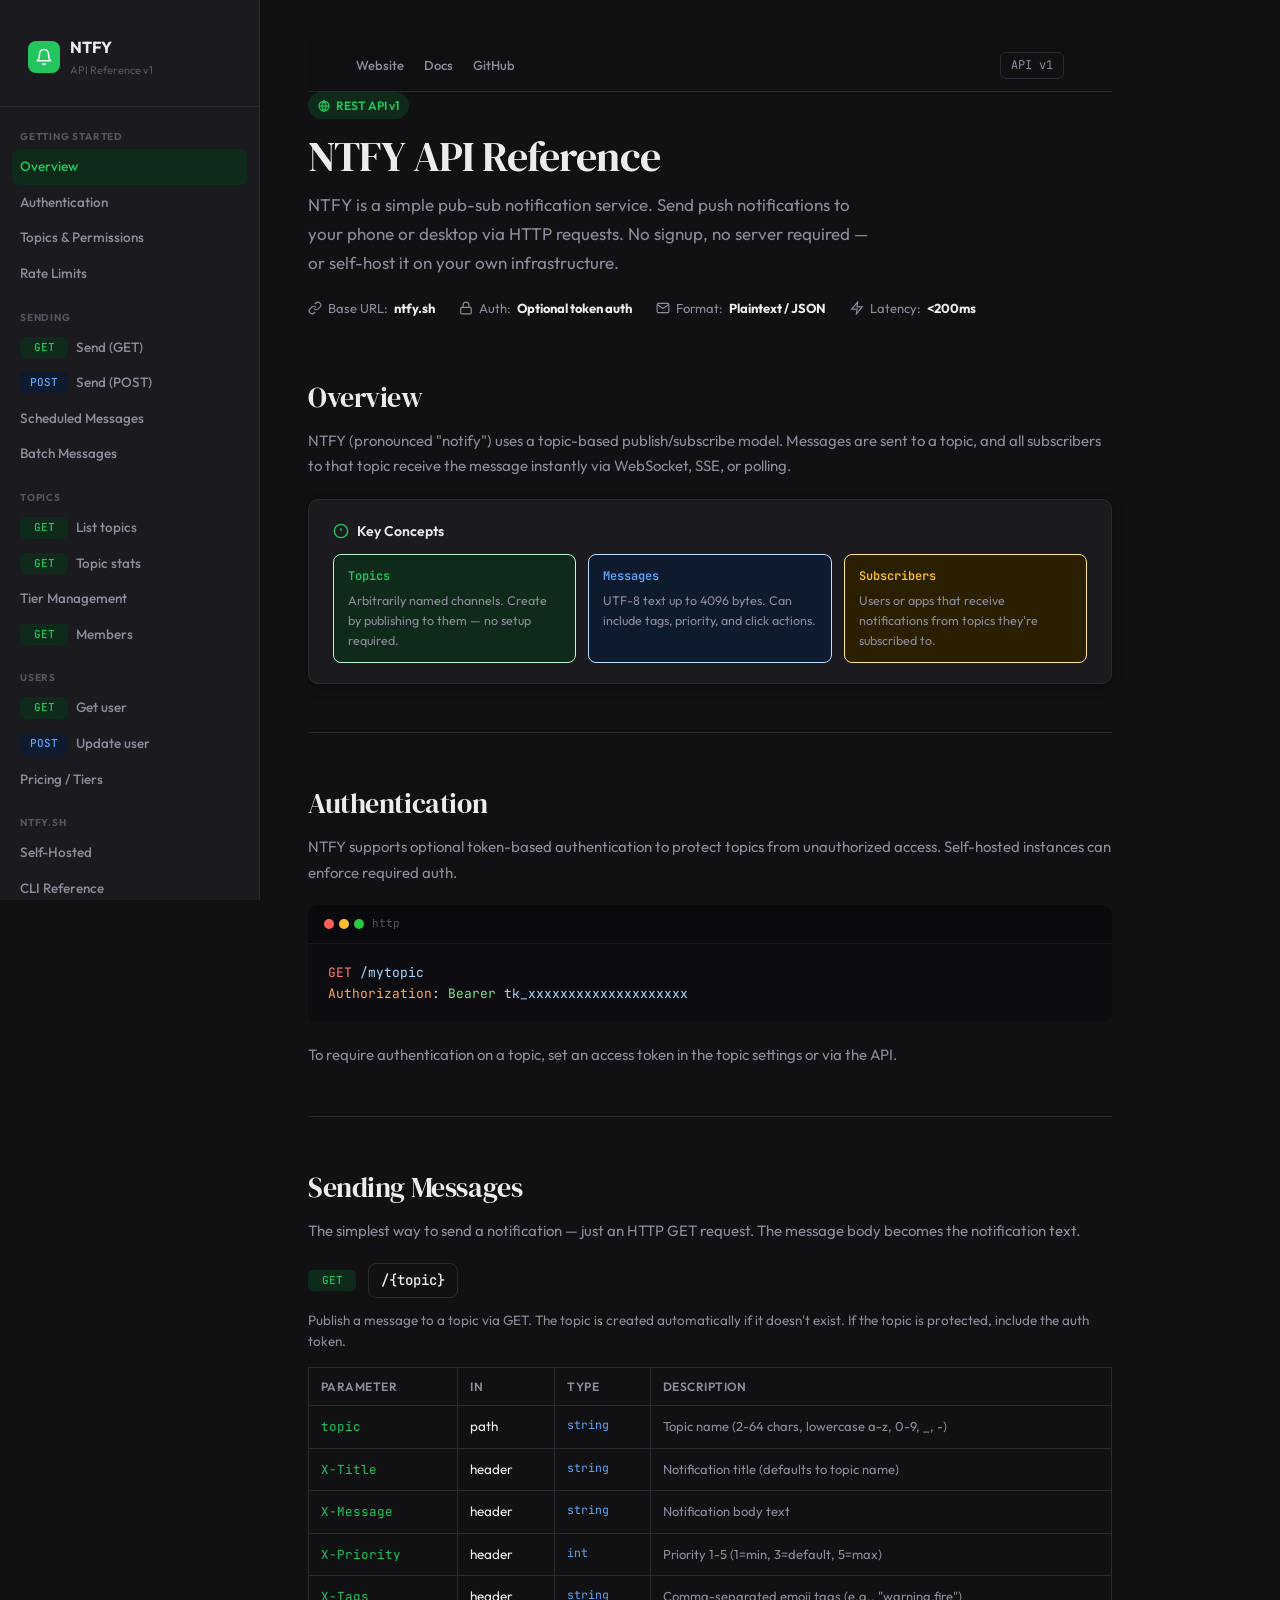
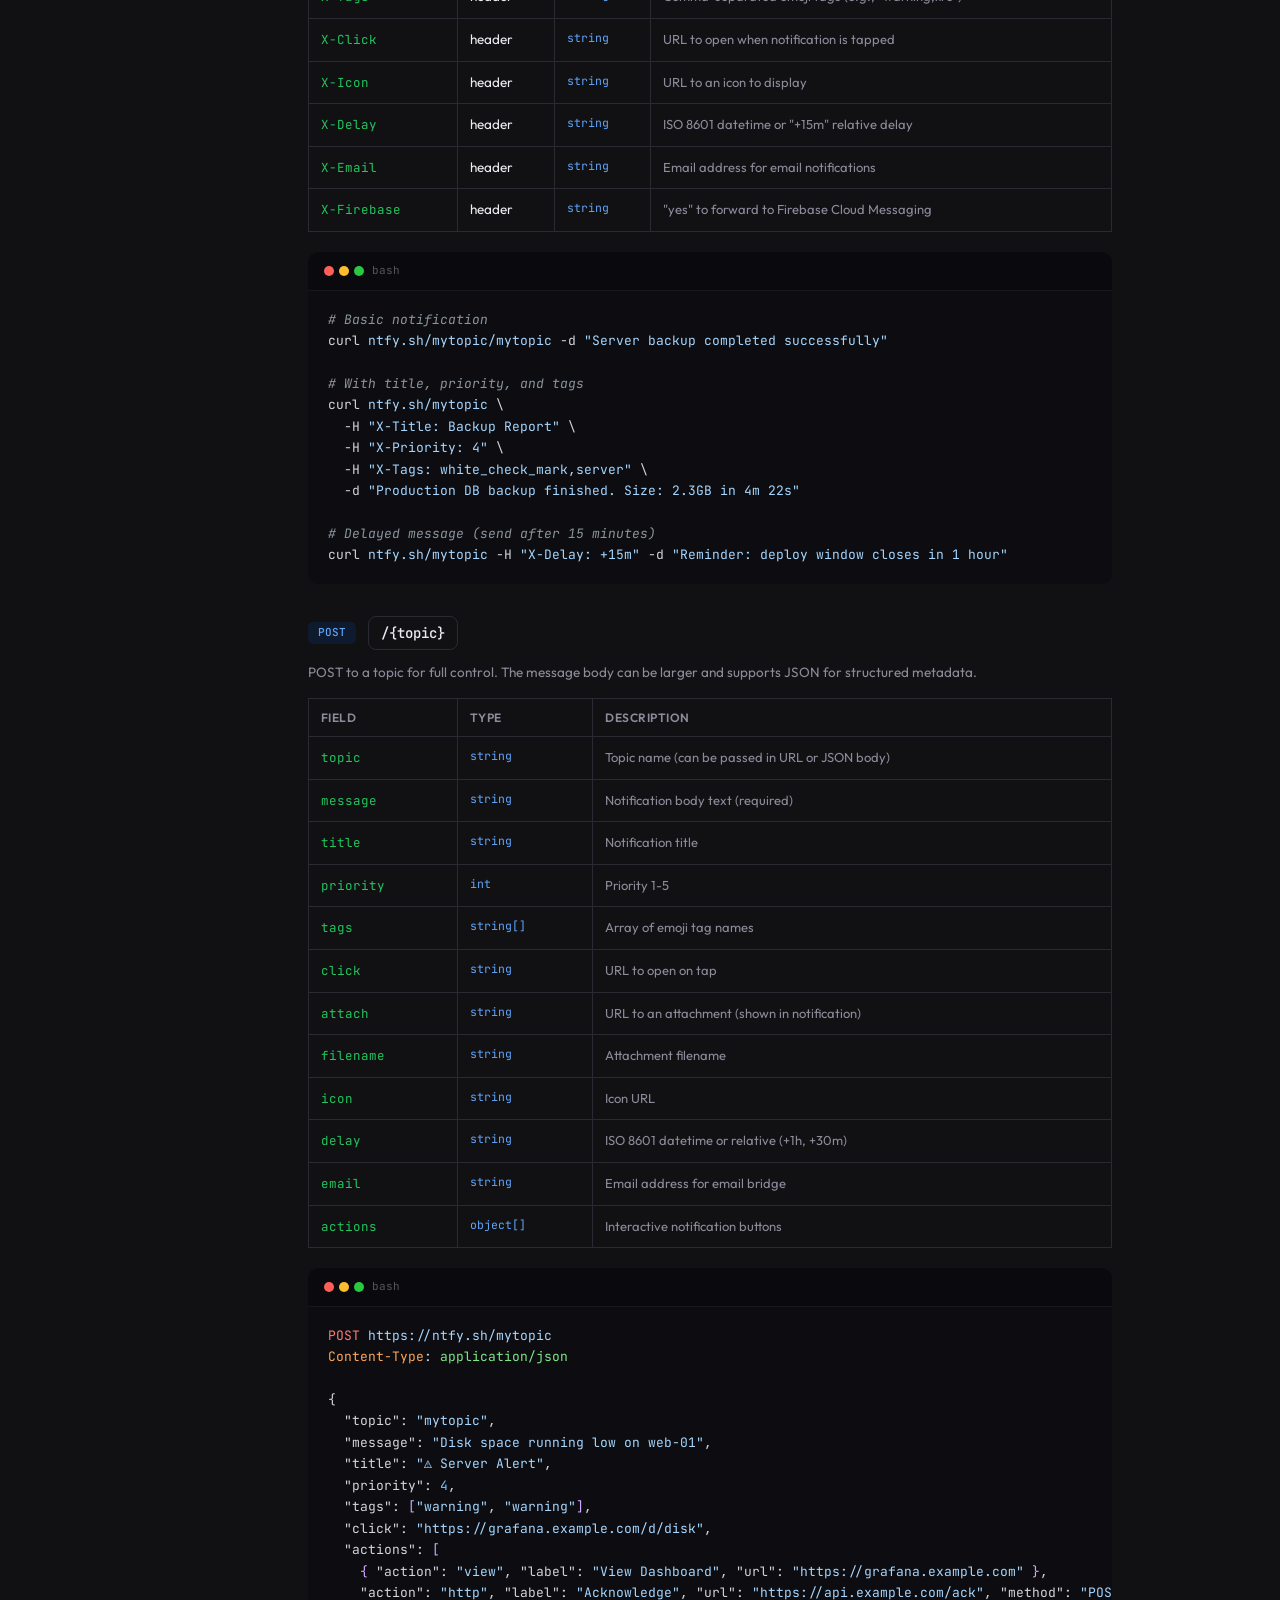
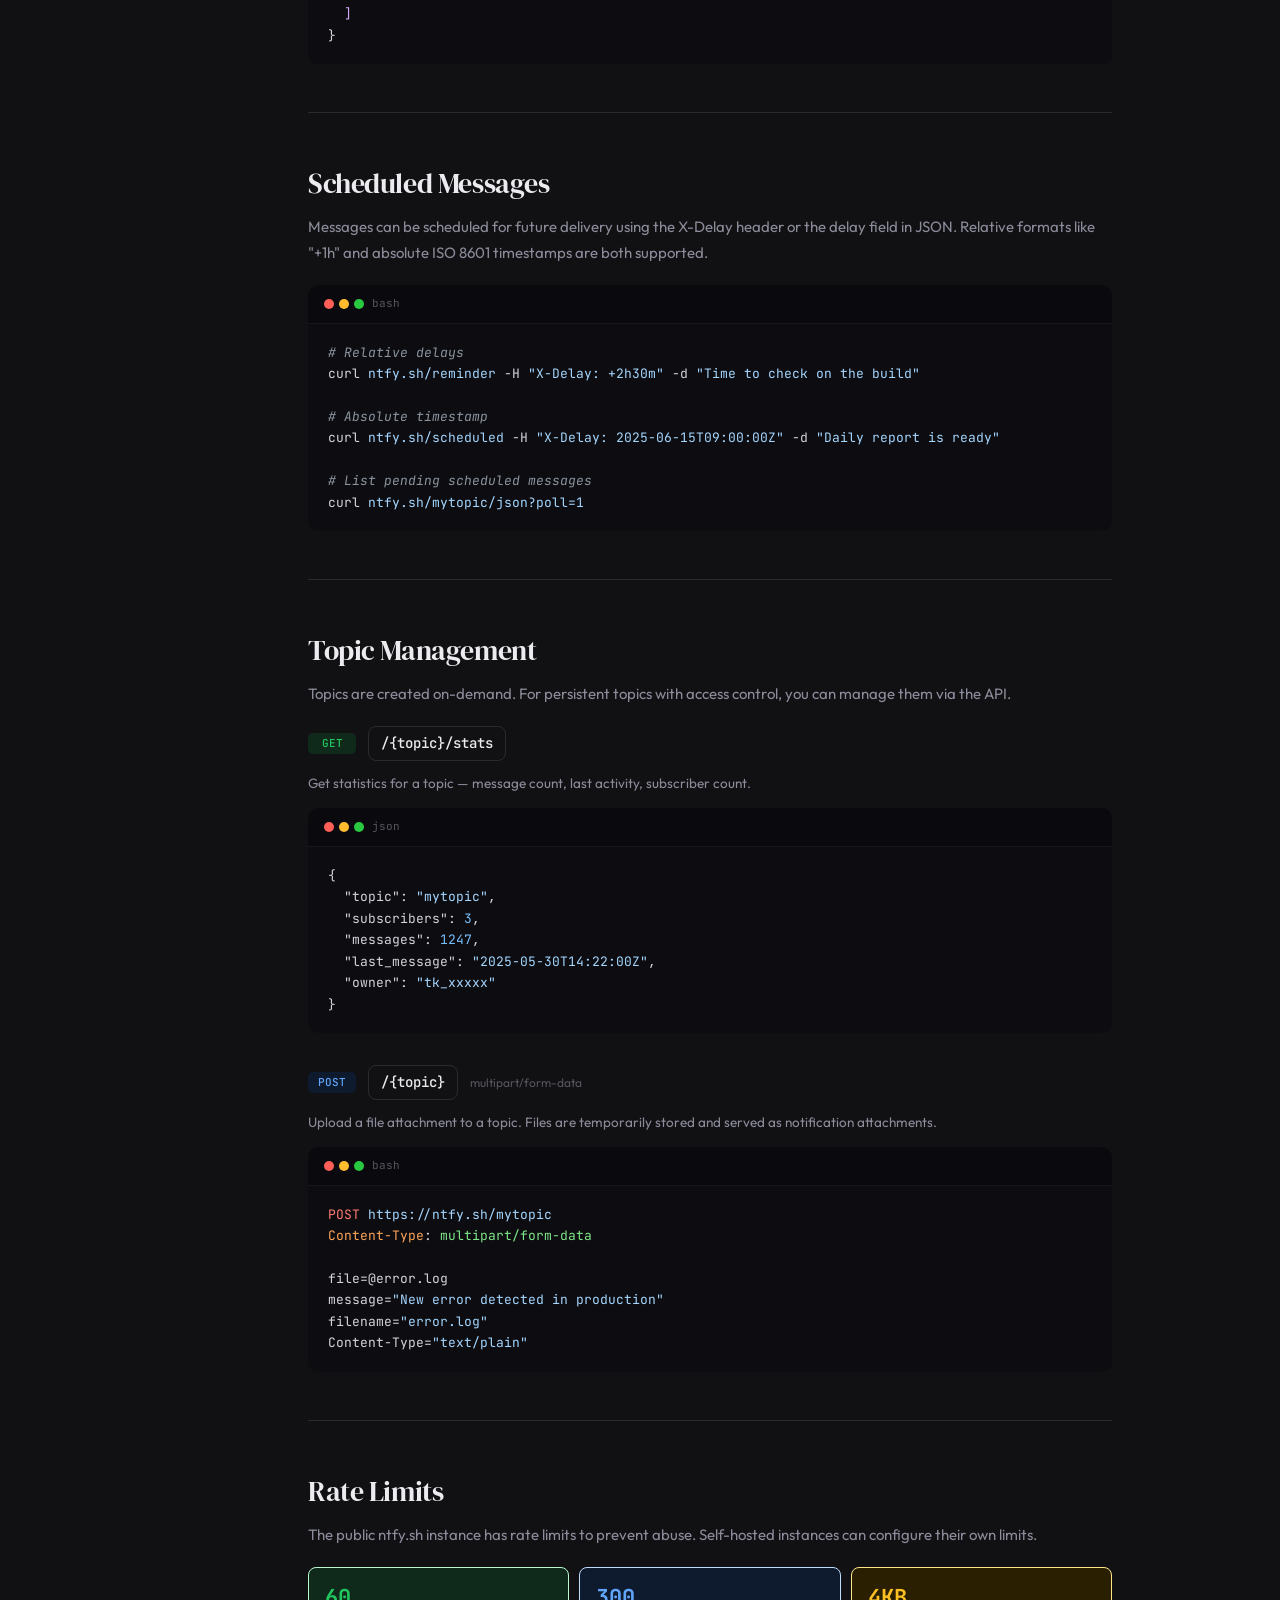
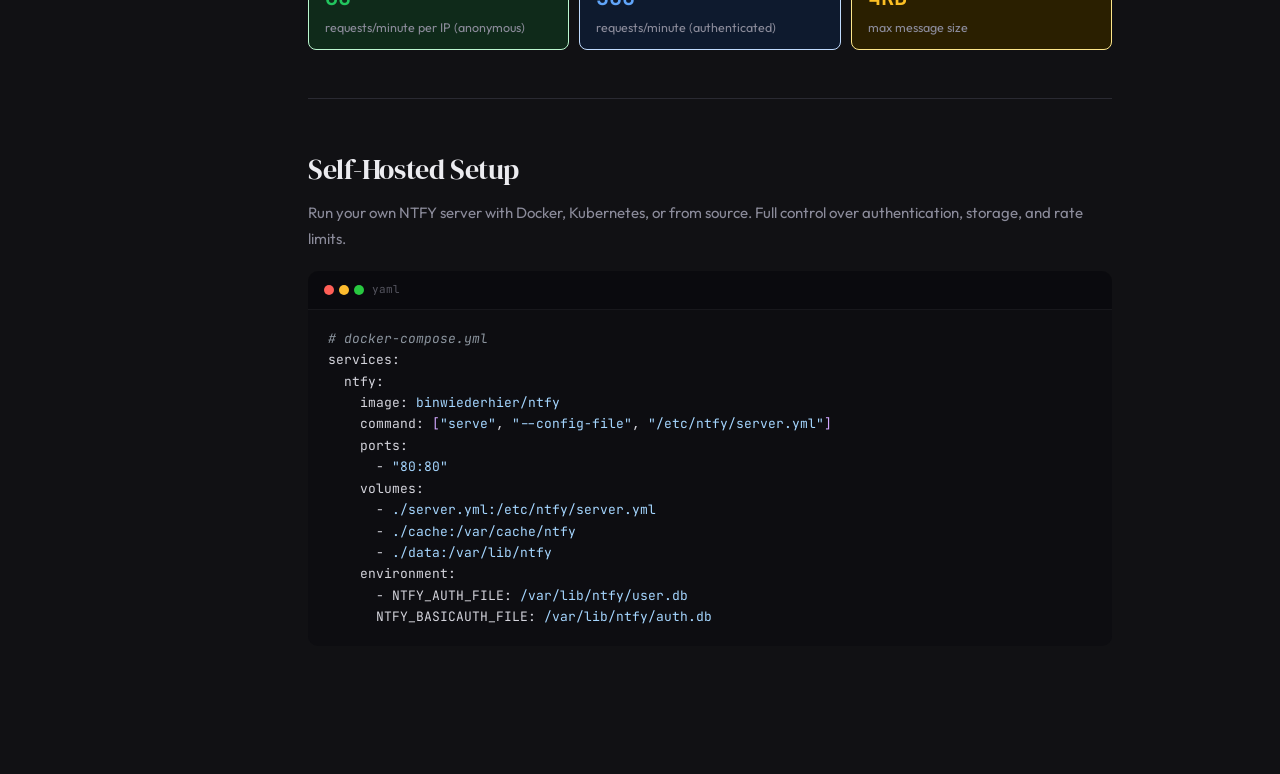
<file: docs/ntfy-api.html>
<!DOCTYPE html>
<html lang="en" data-theme="dark">
<head>
<meta charset="UTF-8">
<meta name="viewport" content="width=device-width, initial-scale=1.0">
<title>NTFY API Reference</title>
<link href="https://fonts.googleapis.com/css2?family=DM+Serif+Display&family=Outfit:wght@400;500;600;700&family=JetBrains+Mono:wght@400;500&display=swap" rel="stylesheet">
<style>
:root {
  --bg: #f8f7f4; --surface: #ffffff; --border: #e8e4db; --text-primary: #14171e; --text-secondary: #5a6070; --text-muted: #9ba3b4;
  --accent: #16a34a; --accent-light: #f0fdf4; --accent-mid: #bbf7d0;
  --green: #16a34a; --green-light: #f0fdf4; --blue: #2563eb; --blue-light: #eff6ff; --amber: #d97706; --amber-light: #fffbeb; --red: #dc2626; --red-light: #fef2f2; --purple: #7c3aed; --purple-light: #f5f3ff;
  --mono-bg: #f3f2ee; --radius: 10px; --shadow: 0 1px 3px rgba(0,0,0,0.05), 0 4px 12px rgba(0,0,0,0.04); --shadow-lg: 0 4px 16px rgba(0,0,0,0.08);
  --code-bg: #1c1c1e; --code-text: #e2e2e5; --scrollbar-thumb: #d0cdc8;
}
[data-theme="dark"] {
  --bg: #111114; --surface: #1a1a1f; --border: #2a2a32; --text-primary: #ececf0; --text-secondary: #8b8b9a; --text-muted: #55555f;
  --accent: #22c55e; --accent-light: #0f2a1a; --accent-mid: #14532d;
  --green: #22c55e; --green-light: #0f2a1a; --blue: #60a5fa; --blue-light: #0e1a2e; --amber: #fbbf24; --amber-light: #2a1f00; --red: #ef4444; --red-light: #2a0f0f; --purple: #a78bfa; --purple-light: #1a0f2e;
  --mono-bg: #14141a; --shadow: 0 1px 3px rgba(0,0,0,0.3), 0 4px 12px rgba(0,0,0,0.25); --shadow-lg: 0 4px 16px rgba(0,0,0,0.35);
  --code-bg: #0d0d11; --code-text: #d4d4dc; --scrollbar-thumb: #3a3a44;
}
* { margin: 0; padding: 0; box-sizing: border-box; }
body { font-family: 'Outfit', sans-serif; background: var(--bg); color: var(--text-primary); font-size: 15px; line-height: 1.6; -webkit-font-smoothing: antialiased; }
::selection { background: var(--accent-mid); color: var(--text-primary); }
::-webkit-scrollbar { width: 6px; height: 6px; }
::-webkit-scrollbar-track { background: transparent; }
::-webkit-scrollbar-thumb { background: var(--scrollbar-thumb); border-radius: 3px; }

.layout { display: grid; grid-template-columns: 260px 1fr; min-height: 100vh; }
.sidebar { position: sticky; top: 0; height: 100vh; overflow-y: auto; background: var(--surface); border-right: 1px solid var(--border); padding: 28px 0; display: flex; flex-direction: column; gap: 4px; }
.sidebar-logo { padding: 0 20px 20px; border-bottom: 1px solid var(--border); margin-bottom: 8px; }
.sidebar-logo .logo-mark { display: flex; align-items: center; gap: 10px; text-decoration: none; color: var(--text-primary); }
.sidebar-logo .logo-icon { width: 32px; height: 32px; background: var(--accent); border-radius: 8px; display: flex; align-items: center; justify-content: center; flex-shrink: 0; }
.sidebar-logo .logo-icon svg { color: white; }
.sidebar-logo .logo-text { font-size: 16px; font-weight: 700; letter-spacing: -0.01em; }
.sidebar-logo .logo-sub { font-size: 11px; color: var(--text-muted); font-weight: 400; margin-top: 1px; }
.sidebar-section { padding: 0 12px; margin-bottom: 4px; }
.sidebar-section-label { font-size: 10px; font-weight: 700; text-transform: uppercase; letter-spacing: 0.08em; color: var(--text-muted); padding: 10px 8px 4px; }
.sidebar a { display: flex; align-items: center; gap: 8px; padding: 7px 8px; border-radius: 7px; text-decoration: none; color: var(--text-secondary); font-size: 13.5px; font-weight: 500; transition: all 0.15s; }
.sidebar a:hover { background: var(--bg); color: var(--text-primary); }
.sidebar a.active { background: var(--accent-light); color: var(--accent); }
[data-theme="dark"] .sidebar a:hover { background: rgba(255,255,255,0.05); }
[data-theme="dark"] .sidebar a.active { background: var(--accent-light); color: var(--accent); }

.method-badge { font-family: 'JetBrains Mono', monospace; font-size: 11px; font-weight: 500; padding: 2px 8px; border-radius: 5px; display: inline-block; min-width: 48px; text-align: center; }
.badge-GET { background: var(--green-light); color: var(--green); }
.badge-POST { background: var(--blue-light); color: var(--blue); }
.badge-DELETE { background: var(--red-light); color: var(--red); }
.badge-PUT { background: var(--purple-light); color: var(--purple); }

.main { padding: 40px 48px 80px; max-width: 900px; }
.hero { margin-bottom: 48px; }
.hero-eyebrow { display: inline-flex; align-items: center; gap: 6px; font-size: 12px; font-weight: 600; color: var(--accent); background: var(--accent-light); padding: 4px 10px; border-radius: 20px; margin-bottom: 14px; }
.hero h1 { font-family: 'DM Serif Display', serif; font-size: 42px; font-weight: 400; letter-spacing: -0.02em; line-height: 1.1; margin-bottom: 12px; }
.hero p { font-size: 17px; color: var(--text-secondary); max-width: 580px; line-height: 1.7; }
.hero-meta { display: flex; gap: 24px; margin-top: 20px; flex-wrap: wrap; }
.hero-meta-item { display: flex; align-items: center; gap: 6px; font-size: 13px; color: var(--text-secondary); }
.hero-meta-item strong { color: var(--text-primary); }

.section { margin-bottom: 48px; }
.section h2 { font-family: 'DM Serif Display', serif; font-size: 28px; font-weight: 400; letter-spacing: -0.015em; margin-bottom: 8px; padding-top: 8px; }
.section-intro { font-size: 15px; color: var(--text-secondary); margin-bottom: 20px; line-height: 1.7; }

.info-card { background: var(--surface); border: 1px solid var(--border); border-radius: var(--radius); padding: 20px 24px; margin-bottom: 20px; box-shadow: var(--shadow); }
[data-theme="dark"] .info-card h3 svg { color: var(--accent); }
.info-card h3 { font-size: 14px; font-weight: 600; margin-bottom: 12px; display: flex; align-items: center; gap: 8px; }

.code-block { background: var(--code-bg); border-radius: var(--radius); overflow: hidden; margin-bottom: 20px; }
.code-block .code-header { display: flex; align-items: center; justify-content: space-between; padding: 10px 16px; background: rgba(0,0,0,0.2); border-bottom: 1px solid rgba(255,255,255,0.06); }
.code-header-left { display: flex; align-items: center; gap: 8px; }
.code-dots { display: flex; gap: 5px; }
.code-dots span { width: 10px; height: 10px; border-radius: 50%; }
.code-dots span:nth-child(1) { background: #ff5f57; }
.code-dots span:nth-child(2) { background: #febc2e; }
.code-dots span:nth-child(3) { background: #28c840; }
.code-lang { font-family: 'JetBrains Mono', monospace; font-size: 11px; color: var(--text-muted); }
.code-block pre { padding: 18px 20px; overflow-x: auto; font-family: 'JetBrains Mono', monospace; font-size: 13px; line-height: 1.65; color: var(--code-text); margin: 0; }
.code-block pre .k { color: #ff7b72; }
.code-block pre .s { color: #a5d6ff; }
.code-block pre .c { color: #8b949e; font-style: italic; }
.code-block pre .n { color: #79c0ff; }
.code-block pre .p { color: #d2a8ff; }
.code-block pre .b { color: #ffa657; }
.code-block pre .t { color: #7ee787; }

.schema-table { width: 100%; border-collapse: collapse; margin-bottom: 20px; font-size: 13.5px; }
.schema-table th { text-align: left; padding: 9px 12px; background: var(--bg); border: 1px solid var(--border); font-weight: 600; font-size: 12px; color: var(--text-secondary); text-transform: uppercase; letter-spacing: 0.04em; }
.schema-table td { padding: 10px 12px; border: 1px solid var(--border); vertical-align: top; }
.schema-table tr:nth-child(even) td { background: var(--bg); }
.schema-table .field-name { font-family: 'JetBrains Mono', monospace; font-size: 12.5px; color: var(--accent); white-space: nowrap; }
.schema-table .field-type { font-family: 'JetBrains Mono', monospace; font-size: 11.5px; color: var(--blue); white-space: nowrap; }
.schema-table .field-required { font-size: 10px; font-weight: 600; color: var(--red); text-transform: uppercase; letter-spacing: 0.04em; white-space: nowrap; }
.schema-table .field-desc { color: var(--text-secondary); font-size: 13px; }
.schema-table .field-enum { font-family: 'JetBrains Mono', monospace; font-size: 11.5px; color: var(--purple); }

.endpoint { margin-bottom: 32px; }
.endpoint-header { display: flex; align-items: center; gap: 12px; margin-bottom: 12px; flex-wrap: wrap; }
.endpoint-path { font-family: 'JetBrains Mono', monospace; font-size: 14px; font-weight: 500; color: var(--text-primary); background: var(--bg); border: 1px solid var(--border); padding: 5px 12px; border-radius: 8px; }
.endpoint-title { font-size: 15px; font-weight: 600; color: var(--text-primary); }
.endpoint-desc { font-size: 13.5px; color: var(--text-secondary); margin-bottom: 14px; line-height: 1.6; }

.divider { height: 1px; background: var(--border); margin: 40px 0; }

.topbar { position: sticky; top: 0; z-index: 10; background: rgba(248,247,244,0.88); backdrop-filter: blur(12px); border-bottom: 1px solid var(--border); padding: 0 48px; height: 52px; display: flex; align-items: center; justify-content: space-between; }
[data-theme="dark"] .topbar { background: rgba(17,17,20,0.88); }
.topbar-links { display: flex; gap: 20px; }
.topbar-links a { font-size: 13px; font-weight: 500; color: var(--text-secondary); text-decoration: none; transition: color 0.15s; }
.topbar-links a:hover { color: var(--text-primary); }
.topbar-version { font-family: 'JetBrains Mono', monospace; font-size: 12px; background: var(--bg); border: 1px solid var(--border); padding: 3px 10px; border-radius: 6px; color: var(--text-secondary); }

.theme-btn { width: 34px; height: 34px; border-radius: 8px; border: 1px solid var(--border); background: var(--bg); color: var(--text-secondary); cursor: pointer; display: flex; align-items: center; justify-content: center; transition: all 0.2s; flex-shrink: 0; }
.theme-btn:hover { color: var(--text-primary); background: var(--border); }
.icon-sun { display: block; }
.icon-moon { display: none; }
[data-theme="dark"] .icon-sun { display: none; }
[data-theme="dark"] .icon-moon { display: block; }

.mobile-header { display: none; background: var(--surface); border-bottom: 1px solid var(--border); padding: 16px 20px; position: sticky; top: 0; z-index: 10; }
.mobile-header .logo-text { font-weight: 700; font-size: 16px; }

@media (max-width: 768px) {
  .layout { grid-template-columns: 1fr; }
  .sidebar { display: none; }
  .mobile-header { display: flex; align-items: center; justify-content: space-between; }
  .main { padding: 24px 20px 60px; }
  .hero h1 { font-size: 30px; }
  .topbar { padding: 0 20px; }
  .schema-table { font-size: 12px; }
}
</style>
</head>
<body>

<div class="mobile-header">
  <span class="logo-text">NTFY API</span>
  <span class="method-badge badge-GET">v1</span>
</div>

<div class="layout">
<nav class="sidebar">
  <div class="sidebar-logo">
    <a href="#" class="logo-mark">
      <div class="logo-icon">
        <svg width="18" height="18" viewBox="0 0 24 24" fill="none" stroke="currentColor" stroke-width="2" stroke-linecap="round" stroke-linejoin="round"><path d="M18 8A6 6 0 0 0 6 8c0 7-3 9-3 9h18s-3-2-3-9"></path><path d="M13.73 21a2 2 0 0 1-3.46 0"></path></svg>
      </div>
      <div>
        <div class="logo-text">NTFY</div>
        <div class="logo-sub">API Reference v1</div>
      </div>
    </a>
  </div>
  <div class="sidebar-section">
    <div class="sidebar-section-label">Getting Started</div>
    <a href="#overview" class="active">Overview</a>
    <a href="#authentication">Authentication</a>
    <a href="#topics">Topics & Permissions</a>
    <a href="#rate-limiting">Rate Limits</a>
  </div>
  <div class="sidebar-section">
    <div class="sidebar-section-label">Sending</div>
    <a href="#send-get"><span class="method-badge badge-GET">GET</span> Send (GET)</a>
    <a href="#send-post"><span class="method-badge badge-POST">POST</span> Send (POST)</a>
    <a href="#scheduled">Scheduled Messages</a>
    <a href="#batch">Batch Messages</a>
  </div>
  <div class="sidebar-section">
    <div class="sidebar-section-label">Topics</div>
    <a href="#list-topics"><span class="method-badge badge-GET">GET</span> List topics</a>
    <a href="#topic-stats"><span class="method-badge badge-GET">GET</span> Topic stats</a>
    <a href="#topic-tiers">Tier Management</a>
    <a href="#topic-members"><span class="method-badge badge-GET">GET</span> Members</a>
  </div>
  <div class="sidebar-section">
    <div class="sidebar-section-label">Users</div>
    <a href="#get-user"><span class="method-badge badge-GET">GET</span> Get user</a>
    <a href="#update-user"><span class="method-badge badge-POST">POST</span> Update user</a>
    <a href="#pricing">Pricing / Tiers</a>
  </div>
  <div class="sidebar-section">
    <div class="sidebar-section-label">Ntfy.sh</div>
    <a href="#self-hosted">Self-Hosted</a>
    <a href="#cli">CLI Reference</a>
    <a href="#libraries">Libraries</a>
  </div>
</nav>

<main class="main">
<div class="topbar">
  <div class="topbar-links">
    <a href="https://ntfy.sh" target="_blank">Website</a>
    <a href="https://docs.ntfy.sh" target="_blank">Docs</a>
    <a href="https://github.com/binwiederhier/ntfy" target="_blank">GitHub</a>
  </div>
  <div style="display:flex;align-items:center;gap:10px;">
    <span class="topbar-version">API v1</span>
  </div>
</div>

<div class="content-wrap">

<div class="hero">
  <div class="hero-eyebrow">
    <svg width="12" height="12" viewBox="0 0 24 24" fill="none" stroke="currentColor" stroke-width="2.5"><circle cx="12" cy="12" r="10"></circle><line x1="2" y1="12" x2="22" y2="12"></line><path d="M12 2a15.3 15.3 0 0 1 4 10 15.3 15.3 0 0 1-4 10 15.3 15.3 0 0 1-4-10 15.3 15.3 0 0 1 4-10z"></path></svg>
    REST API v1
  </div>
  <h1>NTFY API Reference</h1>
  <p>NTFY is a simple pub-sub notification service. Send push notifications to your phone or desktop via HTTP requests. No signup, no server required — or self-host it on your own infrastructure.</p>
  <div class="hero-meta">
    <div class="hero-meta-item">
      <svg width="14" height="14" viewBox="0 0 24 24" fill="none" stroke="currentColor" stroke-width="2"><path d="M10 13a5 5 0 0 0 7.54.54l3-3a5 5 0 0 0-7.07-7.07l-1.72 1.71"></path><path d="M14 11a5 5 0 0 0-7.54-.54l-3 3a5 5 0 0 0 7.07 7.07l1.71-1.71"></path></svg>
      Base URL: <strong>ntfy.sh</strong>
    </div>
    <div class="hero-meta-item">
      <svg width="14" height="14" viewBox="0 0 24 24" fill="none" stroke="currentColor" stroke-width="2"><rect x="3" y="11" width="18" height="11" rx="2" ry="2"></rect><path d="M7 11V7a5 5 0 0 1 10 0v4"></path></svg>
      Auth: <strong>Optional token auth</strong>
    </div>
    <div class="hero-meta-item">
      <svg width="14" height="14" viewBox="0 0 24 24" fill="none" stroke="currentColor" stroke-width="2"><path d="M4 4h16c1.1 0 2 .9 2 2v12c0 1.1-.9 2-2 2H4c-1.1 0-2-.9-2-2V6c0-1.1.9-2 2-2z"></path><polyline points="22,6 12,13 2,6"></polyline></svg>
      Format: <strong>Plaintext / JSON</strong>
    </div>
    <div class="hero-meta-item">
      <svg width="14" height="14" viewBox="0 0 24 24" fill="none" stroke="currentColor" stroke-width="2"><path d="M13 2L3 14h9l-1 8 10-12h-9l1-8z"></path></svg>
      Latency: <strong>&lt;200ms</strong>
    </div>
  </div>
</div>

<div class="section" id="overview">
  <h2>Overview</h2>
  <p class="section-intro">NTFY (pronounced "notify") uses a topic-based publish/subscribe model. Messages are sent to a topic, and all subscribers to that topic receive the message instantly via WebSocket, SSE, or polling.</p>
  
  <div class="info-card">
    <h3>
      <svg width="16" height="16" viewBox="0 0 24 24" fill="none" stroke="currentColor" stroke-width="2"><circle cx="12" cy="12" r="10"></circle><line x1="12" y1="8" x2="12" y2="12"></line><line x1="12" y1="16" x2="12.01" y2="16"></line></svg>
      Key Concepts
    </h3>
    <div style="display:grid; grid-template-columns: repeat(3,1fr); gap: 12px; margin-top: 8px;">
      <div style="background: var(--green-light); border: 1px solid #bbf7d0; border-radius: 8px; padding: 12px 14px;">
        <div style="font-family:'JetBrains Mono',monospace; font-size:12px; color: var(--green); font-weight:600; margin-bottom:4px;">Topics</div>
        <div style="font-size:12.5px; color: var(--text-secondary);">Arbitrarily named channels. Create by publishing to them — no setup required.</div>
      </div>
      <div style="background: var(--blue-light); border: 1px solid #bfdbfe; border-radius: 8px; padding: 12px 14px;">
        <div style="font-family:'JetBrains Mono',monospace; font-size:12px; color: var(--blue); font-weight:600; margin-bottom:4px;">Messages</div>
        <div style="font-size:12.5px; color: var(--text-secondary);">UTF-8 text up to 4096 bytes. Can include tags, priority, and click actions.</div>
      </div>
      <div style="background: var(--amber-light); border: 1px solid #fde68a; border-radius: 8px; padding: 12px 14px;">
        <div style="font-family:'JetBrains Mono',monospace; font-size:12px; color: var(--amber); font-weight:600; margin-bottom:4px;">Subscribers</div>
        <div style="font-size:12.5px; color: var(--text-secondary);">Users or apps that receive notifications from topics they're subscribed to.</div>
      </div>
    </div>
  </div>
</div>

<div class="divider"></div>

<div class="section" id="authentication">
  <h2>Authentication</h2>
  <p class="section-intro">NTFY supports optional token-based authentication to protect topics from unauthorized access. Self-hosted instances can enforce required auth.</p>
  
  <div class="code-block">
    <div class="code-header"><div class="code-header-left"><div class="code-dots"><span></span><span></span><span></span></div><span class="code-lang">http</span></div></div>
    <pre><span class="k">GET</span> <span class="s">/mytopic</span>
<span class="b">Authorization</span>: <span class="t">Bearer</span> <span class="s">tk_xxxxxxxxxxxxxxxxxxxx</span></pre>
  </div>
  
  <p class="section-intro">To require authentication on a topic, set an access token in the topic settings or via the API.</p>
</div>

<div class="divider"></div>

<div class="section" id="send-get">
  <h2>Sending Messages</h2>
  <p class="section-intro">The simplest way to send a notification — just an HTTP GET request. The message body becomes the notification text.</p>
  
  <div class="endpoint">
    <div class="endpoint-header">
      <span class="method-badge badge-GET">GET</span>
      <span class="endpoint-path">/{topic}</span>
    </div>
    <p class="endpoint-desc">Publish a message to a topic via GET. The topic is created automatically if it doesn't exist. If the topic is protected, include the auth token.</p>
    
    <table class="schema-table">
      <thead><tr><th>Parameter</th><th>In</th><th>Type</th><th>Description</th></tr></thead>
      <tbody>
        <tr><td><span class="field-name">topic</span></td><td>path</td><td class="field-type">string</td><td class="field-desc">Topic name (2-64 chars, lowercase a-z, 0-9, _, -)</td></tr>
        <tr><td><span class="field-name">X-Title</span></td><td>header</td><td class="field-type">string</td><td class="field-desc">Notification title (defaults to topic name)</td></tr>
        <tr><td><span class="field-name">X-Message</span></td><td>header</td><td class="field-type">string</td><td class="field-desc">Notification body text</td></tr>
        <tr><td><span class="field-name">X-Priority</span></td><td>header</td><td class="field-type">int</td><td class="field-desc">Priority 1-5 (1=min, 3=default, 5=max)</td></tr>
        <tr><td><span class="field-name">X-Tags</span></td><td>header</td><td class="field-type">string</td><td class="field-desc">Comma-separated emoji tags (e.g., "warning,fire")</td></tr>
        <tr><td><span class="field-name">X-Click</span></td><td>header</td><td class="field-type">string</td><td class="field-desc">URL to open when notification is tapped</td></tr>
        <tr><td><span class="field-name">X-Icon</span></td><td>header</td><td class="field-type">string</td><td class="field-desc">URL to an icon to display</td></tr>
        <tr><td><span class="field-name">X-Delay</span></td><td>header</td><td class="field-type">string</td><td class="field-desc">ISO 8601 datetime or "+15m" relative delay</td></tr>
        <tr><td><span class="field-name">X-Email</span></td><td>header</td><td class="field-type">string</td><td class="field-desc">Email address for email notifications</td></tr>
        <tr><td><span class="field-name">X-Firebase</span></td><td>header</td><td class="field-type">string</td><td class="field-desc">"yes" to forward to Firebase Cloud Messaging</td></tr>
      </tbody>
    </table>
    
    <div class="code-block">
      <div class="code-header"><div class="code-header-left"><div class="code-dots"><span></span><span></span><span></span></div><span class="code-lang">bash</span></div></div>
      <pre><span class="c"># Basic notification</span>
curl <span class="s">ntfy.sh/mytopic</span><span class="s">/mytopic</span> -d <span class="s">"Server backup completed successfully"</span>

<span class="c"># With title, priority, and tags</span>
curl <span class="s">ntfy.sh/mytopic</span> \
  -H <span class="s">"X-Title: Backup Report"</span> \
  -H <span class="s">"X-Priority: 4"</span> \
  -H <span class="s">"X-Tags: white_check_mark,server"</span> \
  -d <span class="s">"Production DB backup finished. Size: 2.3GB in 4m 22s"</span>

<span class="c"># Delayed message (send after 15 minutes)</span>
curl <span class="s">ntfy.sh/mytopic</span> -H <span class="s">"X-Delay: +15m"</span> -d <span class="s">"Reminder: deploy window closes in 1 hour"</span></pre>
    </div>
  </div>
  
  <div class="endpoint" id="send-post">
    <div class="endpoint-header">
      <span class="method-badge badge-POST">POST</span>
      <span class="endpoint-path">/{topic}</span>
    </div>
    <p class="endpoint-desc">POST to a topic for full control. The message body can be larger and supports JSON for structured metadata.</p>
    
    <table class="schema-table">
      <thead><tr><th>Field</th><th>Type</th><th>Description</th></tr></thead>
      <tbody>
        <tr><td><span class="field-name">topic</span></td><td class="field-type">string</td><td class="field-desc">Topic name (can be passed in URL or JSON body)</td></tr>
        <tr><td><span class="field-name">message</span></td><td class="field-type">string</td><td class="field-desc">Notification body text (required)</td></tr>
        <tr><td><span class="field-name">title</span></td><td class="field-type">string</td><td class="field-desc">Notification title</td></tr>
        <tr><td><span class="field-name">priority</span></td><td class="field-type">int</td><td class="field-desc">Priority 1-5</td></tr>
        <tr><td><span class="field-name">tags</span></td><td class="field-type">string[]</td><td class="field-desc">Array of emoji tag names</td></tr>
        <tr><td><span class="field-name">click</span></td><td class="field-type">string</td><td class="field-desc">URL to open on tap</td></tr>
        <tr><td><span class="field-name">attach</span></td><td class="field-type">string</td><td class="field-desc">URL to an attachment (shown in notification)</td></tr>
        <tr><td><span class="field-name">filename</span></td><td class="field-type">string</td><td class="field-desc">Attachment filename</td></tr>
        <tr><td><span class="field-name">icon</span></td><td class="field-type">string</td><td class="field-desc">Icon URL</td></tr>
        <tr><td><span class="field-name">delay</span></td><td class="field-type">string</td><td class="field-desc">ISO 8601 datetime or relative (+1h, +30m)</td></tr>
        <tr><td><span class="field-name">email</span></td><td class="field-type">string</td><td class="field-desc">Email address for email bridge</td></tr>
        <tr><td><span class="field-name">actions</span></td><td class="field-type">object[]</td><td class="field-desc">Interactive notification buttons</td></tr>
      </tbody>
    </table>
    
    <div class="code-block">
      <div class="code-header"><div class="code-header-left"><div class="code-dots"><span></span><span></span><span></span></div><span class="code-lang">bash</span></div></div>
      <pre><span class="k">POST</span> <span class="s">https://ntfy.sh/mytopic</span>
<span class="b">Content-Type</span>: <span class="t">application/json</span>

{
  <span class="key">"topic"</span>: <span class="s">"mytopic"</span>,
  <span class="key">"message"</span>: <span class="s">"Disk space running low on web-01"</span>,
  <span class="key">"title"</span>: <span class="s">"⚠️ Server Alert"</span>,
  <span class="key">"priority"</span>: <span class="n">4</span>,
  <span class="key">"tags"</span>: <span class="p">[</span><span class="s">"warning"</span>, <span class="s">"warning"</span><span class="p">]</span>,
  <span class="key">"click"</span>: <span class="s">"https://grafana.example.com/d/disk"</span>,
  <span class="key">"actions"</span>: <span class="p">[</span>
    <span class="p">{</span> <span class="key">"action"</span>: <span class="s">"view"</span>, <span class="key">"label"</span>: <span class="s">"View Dashboard"</span>, <span class="key">"url"</span>: <span class="s">"https://grafana.example.com"</span> <span class="p">}</span>,
    <span class="key">"action"</span>: <span class="s">"http"</span>, <span class="key">"label"</span>: <span class="s">"Acknowledge"</span>, <span class="key">"url"</span>: <span class="s">"https://api.example.com/ack"</span>, <span class="key">"method"</span>: <span class="s">"POST"</span> <span class="p">}</span>
  <span class="p">]</span>
}</pre>
    </div>
  </div>
</div>

<div class="divider"></div>

<div class="section" id="scheduled">
  <h2>Scheduled Messages</h2>
  <p class="section-intro">Messages can be scheduled for future delivery using the X-Delay header or the delay field in JSON. Relative formats like "+1h" and absolute ISO 8601 timestamps are both supported.</p>
  
  <div class="code-block">
    <div class="code-header"><div class="code-header-left"><div class="code-dots"><span></span><span></span><span></span></div><span class="code-lang">bash</span></div></div>
    <pre><span class="c"># Relative delays</span>
curl <span class="s">ntfy.sh/reminder</span> -H <span class="s">"X-Delay: +2h30m"</span> -d <span class="s">"Time to check on the build"</span>

<span class="c"># Absolute timestamp</span>
curl <span class="s">ntfy.sh/scheduled</span> -H <span class="s">"X-Delay: 2025-06-15T09:00:00Z"</span> -d <span class="s">"Daily report is ready"</span>

<span class="c"># List pending scheduled messages</span>
curl <span class="s">ntfy.sh/mytopic/json?poll=1</span></pre>
  </div>
</div>

<div class="divider"></div>

<div class="section" id="topics">
  <h2>Topic Management</h2>
  <p class="section-intro">Topics are created on-demand. For persistent topics with access control, you can manage them via the API.</p>
  
  <div class="endpoint" id="topic-stats">
    <div class="endpoint-header">
      <span class="method-badge badge-GET">GET</span>
      <span class="endpoint-path">/{topic}/stats</span>
    </div>
    <p class="endpoint-desc">Get statistics for a topic — message count, last activity, subscriber count.</p>
    
    <div class="code-block">
      <div class="code-header"><div class="code-header-left"><div class="code-dots"><span></span><span></span><span></span></div><span class="code-lang">json</span></div></div>
      <pre>{
  <span class="key">"topic"</span>: <span class="s">"mytopic"</span>,
  <span class="key">"subscribers"</span>: <span class="n">3</span>,
  <span class="key">"messages"</span>: <span class="n">1247</span>,
  <span class="key">"last_message"</span>: <span class="s">"2025-05-30T14:22:00Z"</span>,
  <span class="key">"owner"</span>: <span class="s">"tk_xxxxx"</span>
}</pre>
    </div>
  </div>
  
  <div class="endpoint">
    <div class="endpoint-header">
      <span class="method-badge badge-POST">POST</span>
      <span class="endpoint-path">/{topic}</span>
      <span style="font-size:12px;color:var(--text-muted);">multipart/form-data</span>
    </div>
    <p class="endpoint-desc">Upload a file attachment to a topic. Files are temporarily stored and served as notification attachments.</p>
    
    <div class="code-block">
      <div class="code-header"><div class="code-header-left"><div class="code-dots"><span></span><span></span><span></span></div><span class="code-lang">bash</span></div></div>
      <pre><span class="k">POST</span> <span class="s">https://ntfy.sh/mytopic</span>
<span class="b">Content-Type</span>: <span class="t">multipart/form-data</span>

<span class="key">file</span>=@error.log
<span class="key">message</span>=<span class="s">"New error detected in production"</span>
<span class="key">filename</span>=<span class="s">"error.log"</span>
<span class="key">Content-Type</span>=<span class="s">"text/plain"</span></pre>
    </div>
  </div>
</div>

<div class="divider"></div>

<div class="section" id="rate-limiting">
  <h2>Rate Limits</h2>
  <p class="section-intro">The public ntfy.sh instance has rate limits to prevent abuse. Self-hosted instances can configure their own limits.</p>
  
  <div style="display: grid; grid-template-columns: repeat(auto-fit, minmax(180px, 1fr)); gap: 10px; margin-bottom: 20px;">
    <div style="background: var(--green-light); border: 1px solid #bbf7d0; border-radius: 8px; padding: 12px 16px;">
      <div style="font-family:'JetBrains Mono',monospace; font-size:22px; font-weight:700; color:var(--green);">60</div>
      <div style="font-size:12.5px; color:var(--text-secondary); margin-top:2px;">requests/minute per IP (anonymous)</div>
    </div>
    <div style="background: var(--blue-light); border: 1px solid #bfdbfe; border-radius: 8px; padding: 12px 16px;">
      <div style="font-family:'JetBrains Mono',monospace; font-size:22px; font-weight:700; color:var(--blue);">300</div>
      <div style="font-size:12.5px; color:var(--text-secondary); margin-top:2px;">requests/minute (authenticated)</div>
    </div>
    <div style="background: var(--amber-light); border: 1px solid #fde68a; border-radius: 8px; padding: 12px 16px;">
      <div style="font-family:'JetBrains Mono',monospace; font-size:22px; font-weight:700; color:var(--amber);">4KB</div>
      <div style="font-size:12.5px; color:var(--text-secondary); margin-top:2px;">max message size</div>
    </div>
  </div>
</div>

<div class="divider"></div>

<div class="section" id="self-hosted">
  <h2>Self-Hosted Setup</h2>
  <p class="section-intro">Run your own NTFY server with Docker, Kubernetes, or from source. Full control over authentication, storage, and rate limits.</p>
  
  <div class="code-block">
    <div class="code-header"><div class="code-header-left"><div class="code-dots"><span></span><span></span><span></span></div><span class="code-lang">yaml</span></div></div>
    <pre><span class="c"># docker-compose.yml</span>
<span class="key">services</span>:
  <span class="key">ntfy</span>:
    <span class="key">image</span>: <span class="s">binwiederhier/ntfy</span>
    <span class="key">command</span>: <span class="p">[</span><span class="s">"serve"</span>, <span class="s">"--config-file"</span>, <span class="s">"/etc/ntfy/server.yml"</span><span class="p">]</span>
    <span class="key">ports</span>:
      - <span class="s">"80:80"</span>
    <span class="key">volumes</span>:
      - <span class="s">./server.yml:/etc/ntfy/server.yml</span>
      - <span class="s">./cache:/var/cache/ntfy</span>
      - <span class="s">./data:/var/lib/ntfy</span>
    <span class="key">environment</span>:
      - <span class="key">NTFY_AUTH_FILE</span>: <span class="s">/var/lib/ntfy/user.db</span>
      <span class="key">NTFY_BASICAUTH_FILE</span>: <span class="s">/var/lib/ntfy/auth.db</span></pre>
  </div>
</div>

</div>
</main>
</div>

<script>
function switchTab(btn, id) {
  btn.parentElement.parentElement.querySelectorAll('.response-tab-btn').forEach(b => b.classList.remove('active'));
  btn.parentElement.parentElement.querySelectorAll('.response-tab-content').forEach(c => c.classList.remove('active'));
  btn.classList.add('active');
  document.getElementById(id).classList.add('active');
}
document.addEventListener('DOMContentLoaded', () => {
  document.querySelectorAll('a[href^="#"]').forEach(a => {
    a.addEventListener('click', e => {
      const id = a.getAttribute('href').slice(1);
      const el = document.getElementById(id);
      if (el) { e.preventDefault(); el.scrollIntoView({behavior:'smooth'}); }
    });
  });
});
</script>
</body>
</html>
</file>
